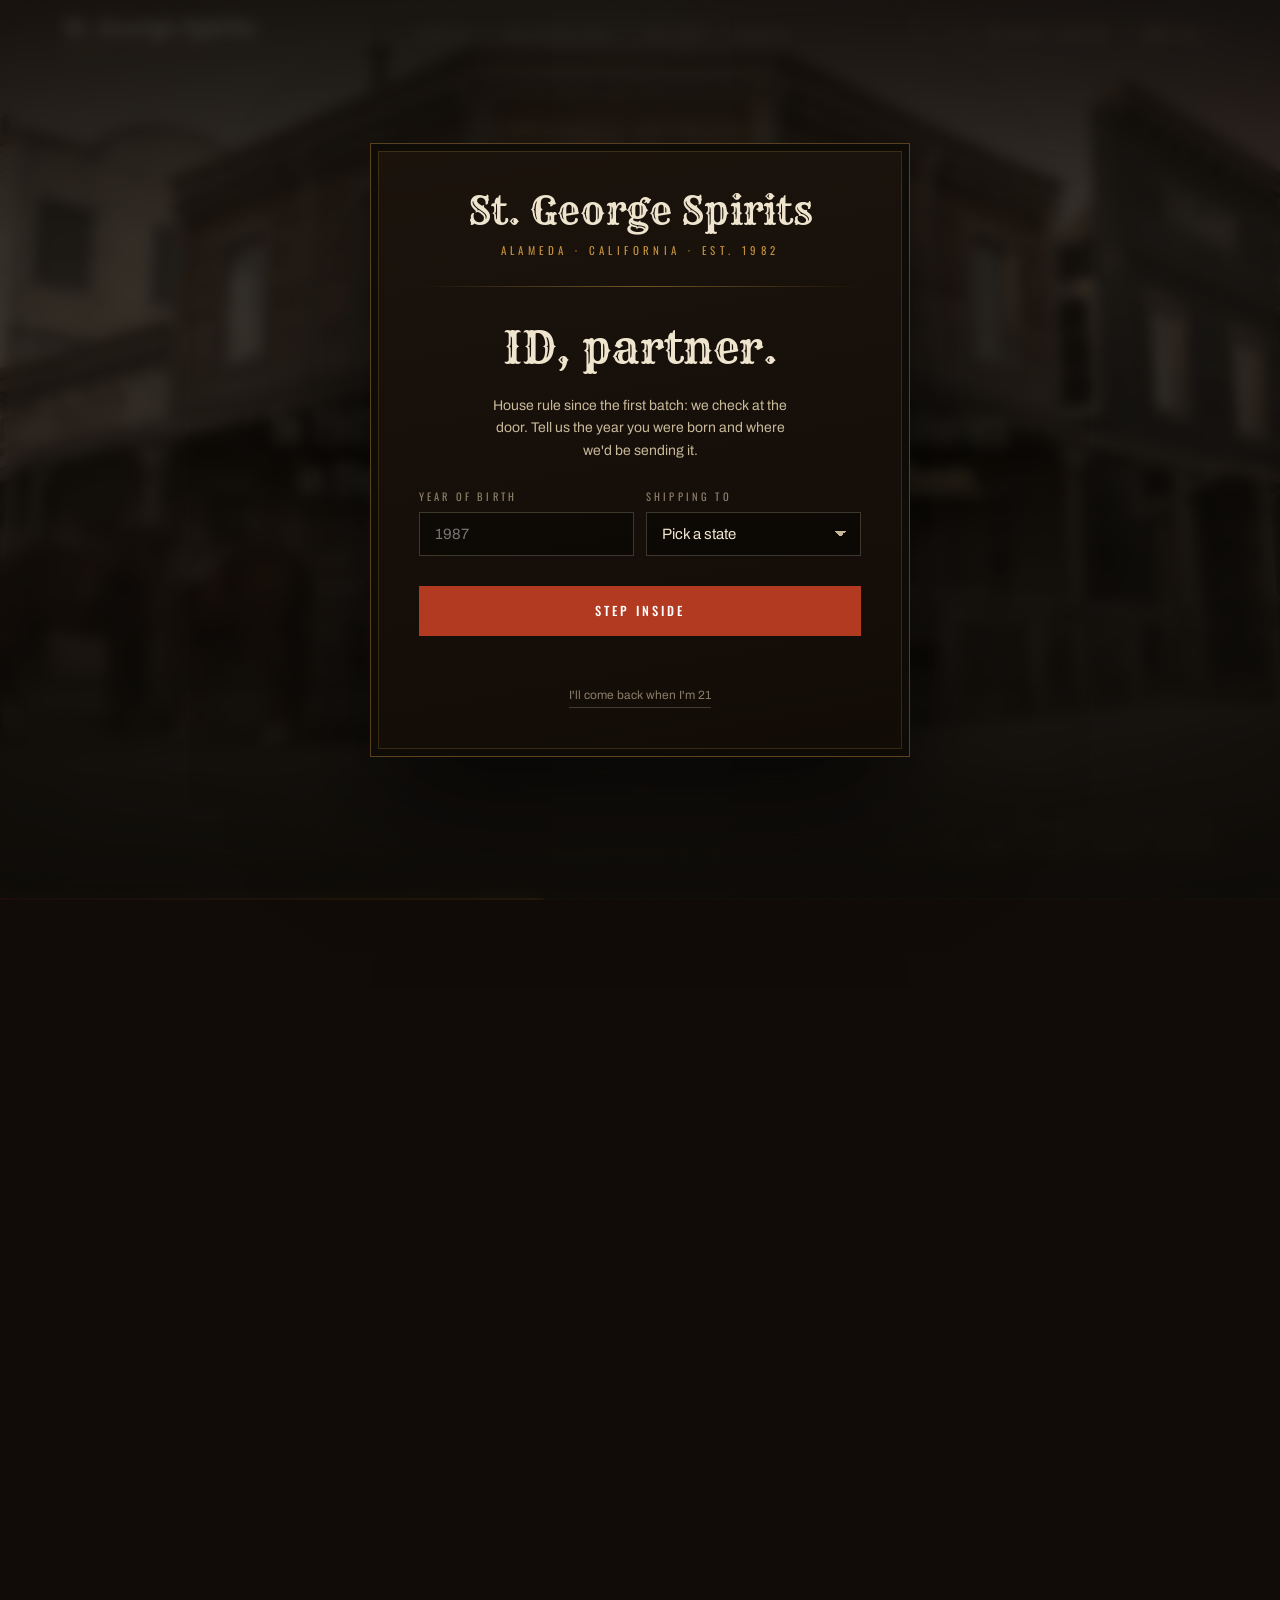
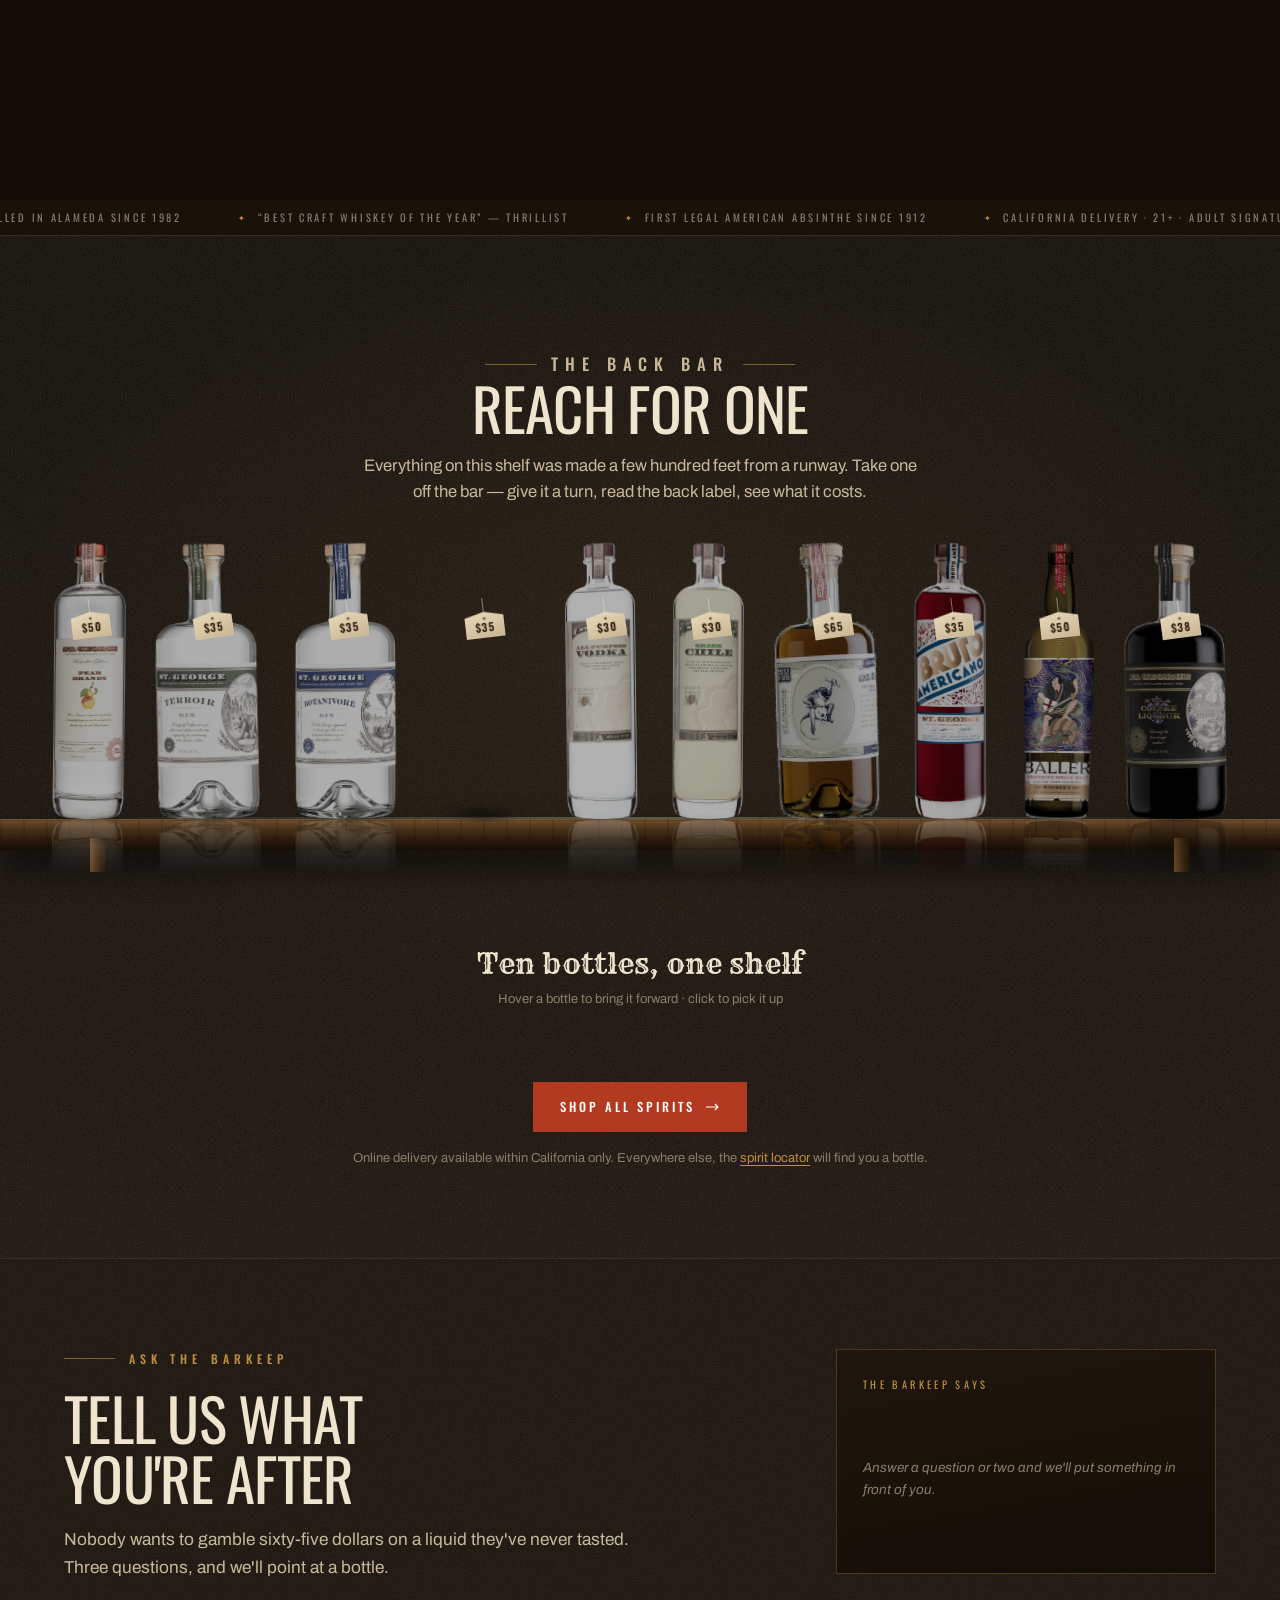
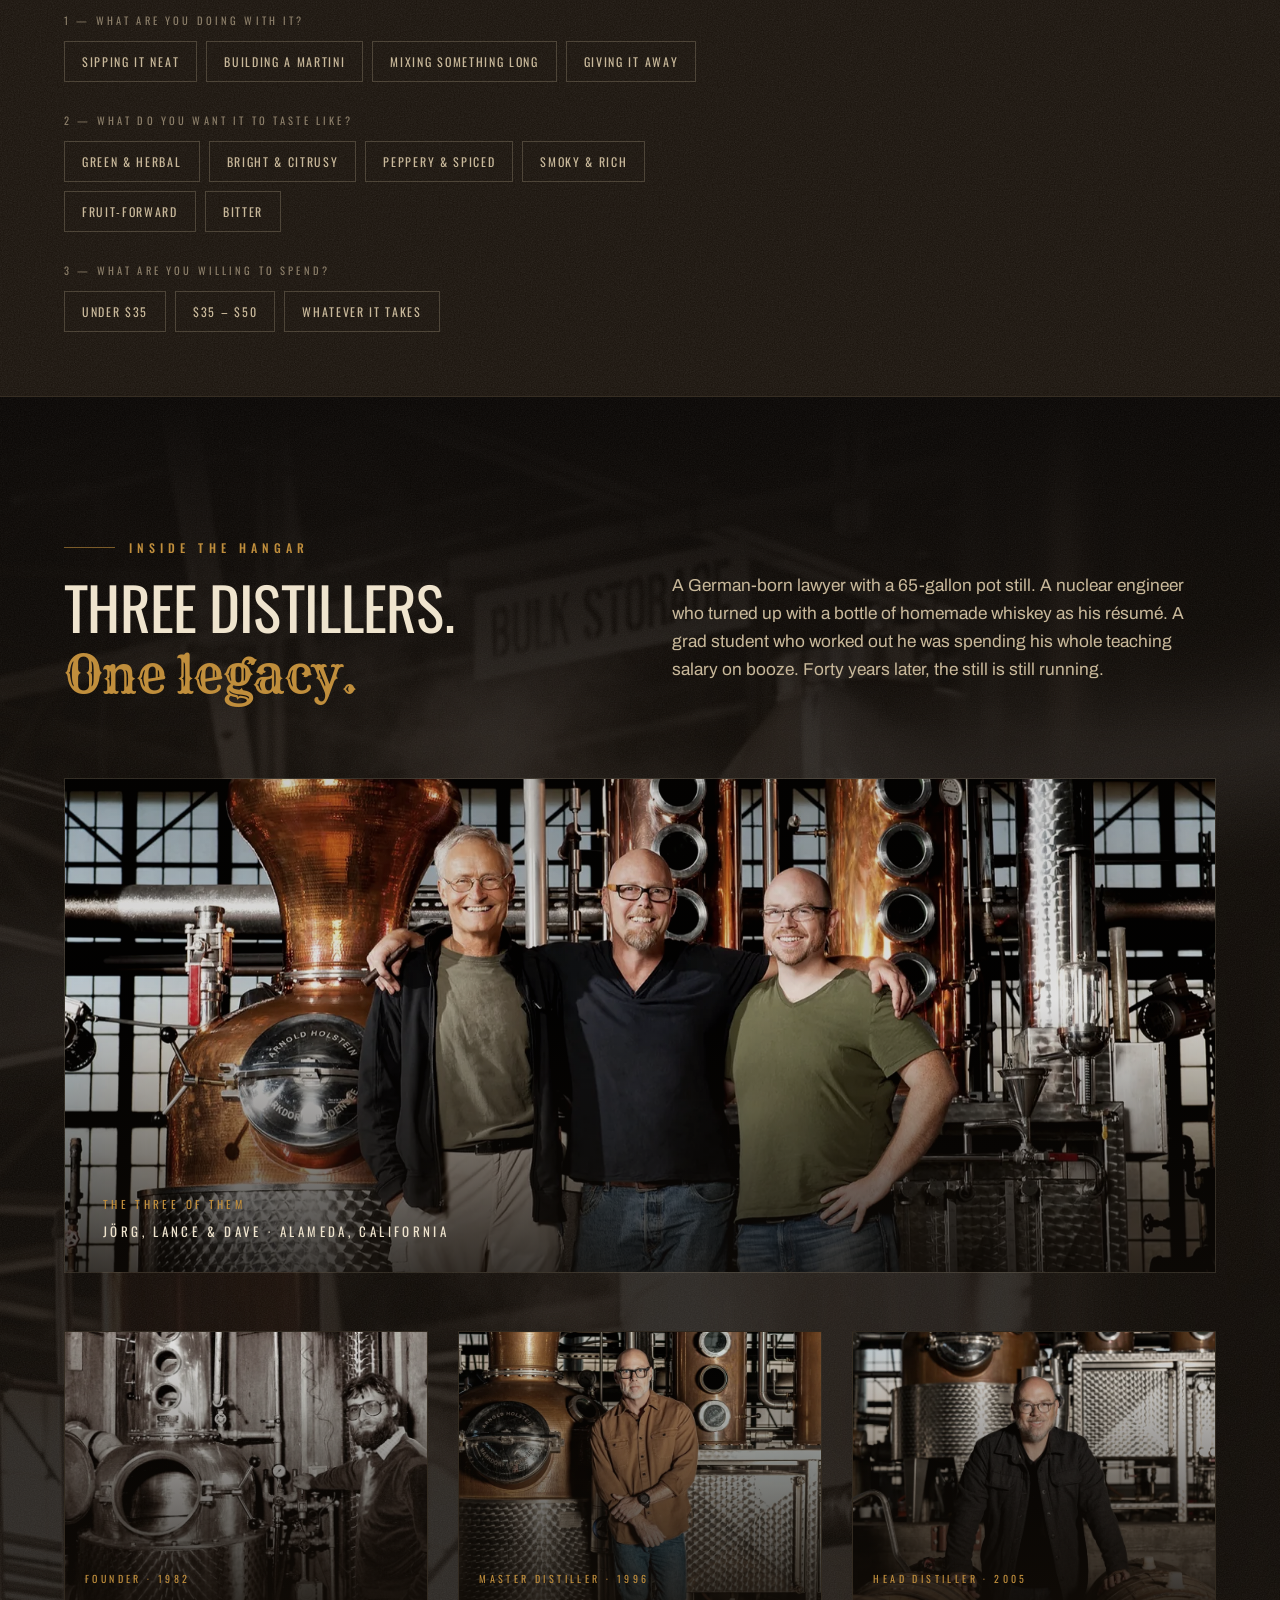
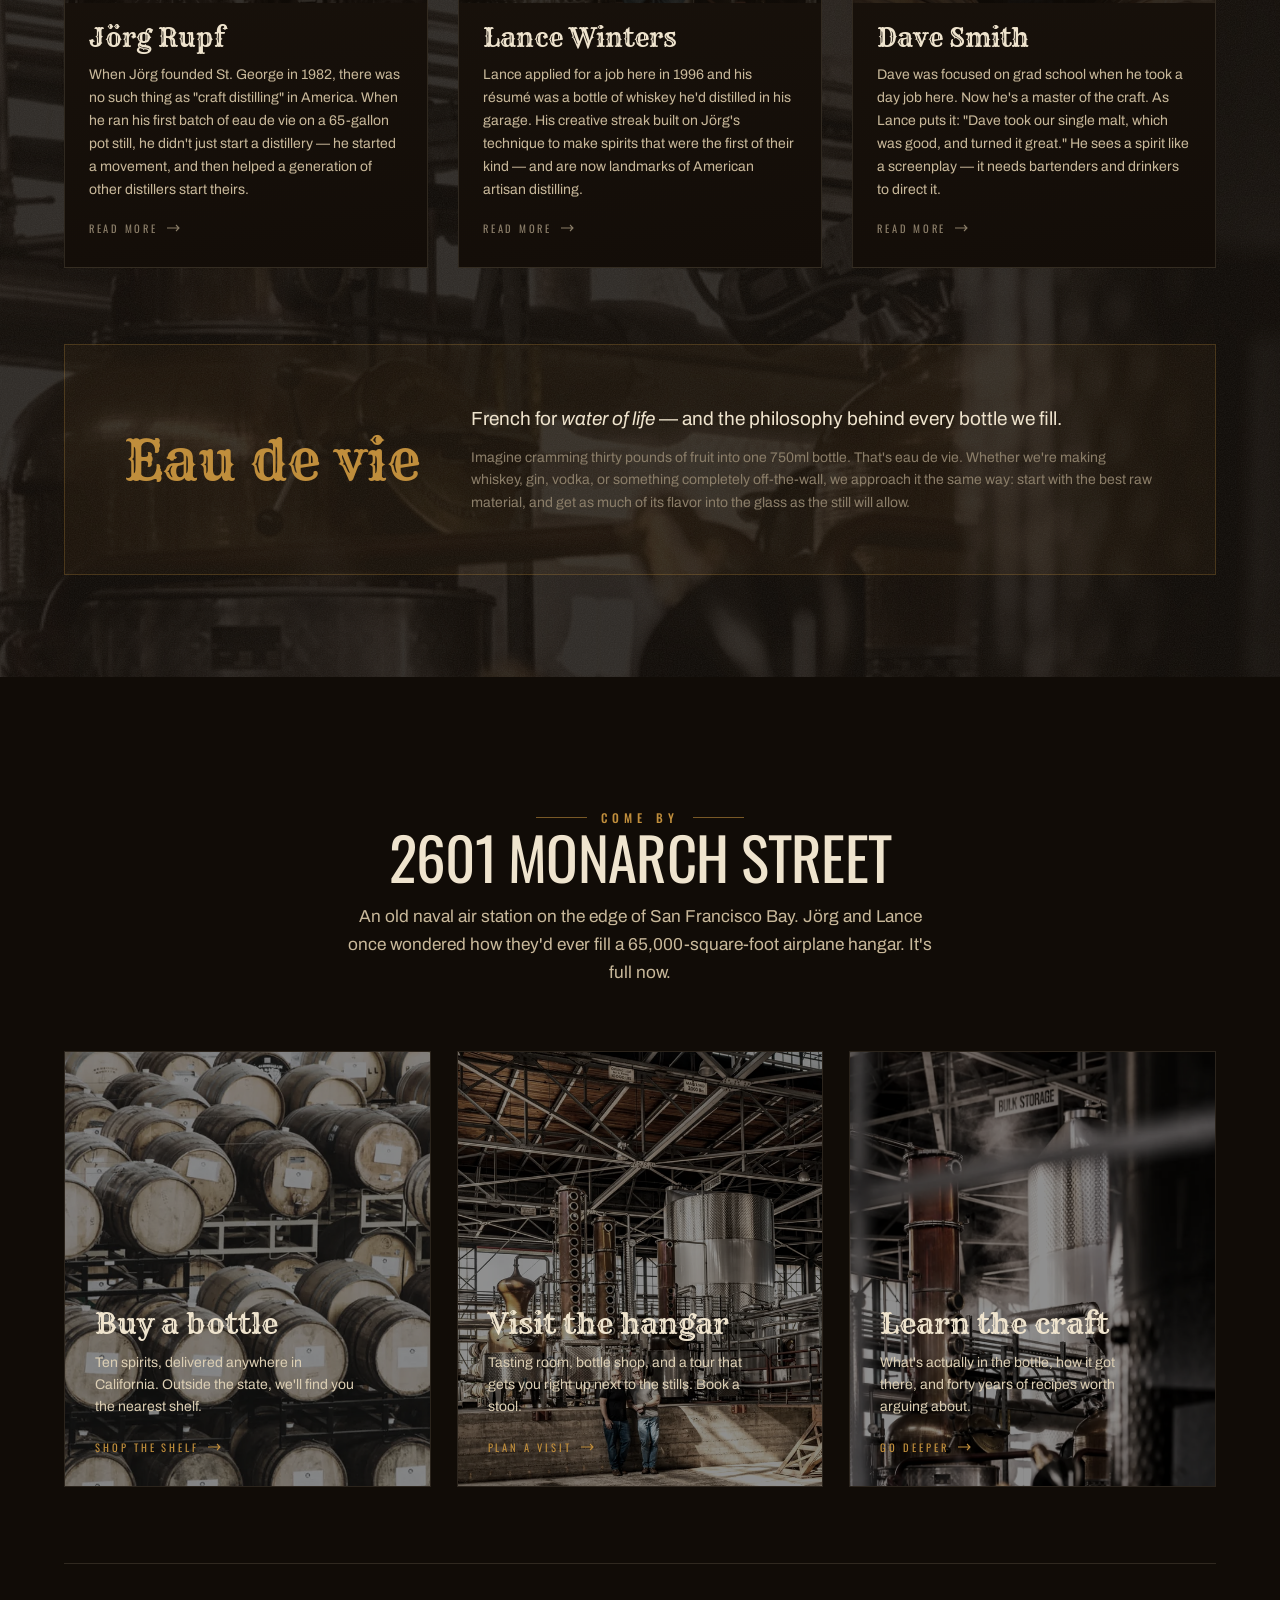
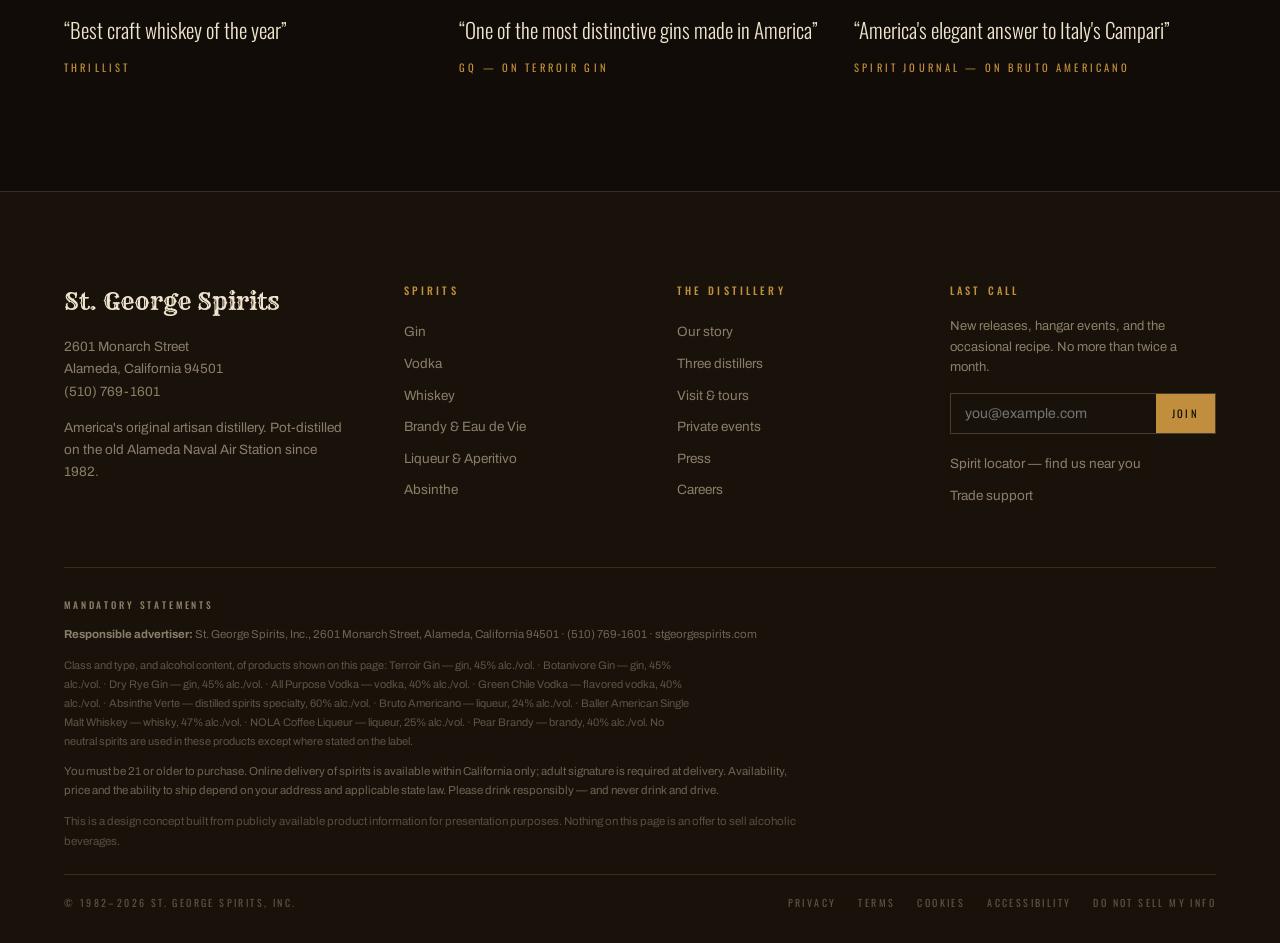
<file: index.html>
<!doctype html>
<html lang="en">
<head>
<meta charset="utf-8">
<meta name="viewport" content="width=device-width, initial-scale=1, viewport-fit=cover">
<title>St. George Spirits — America's Original Craft Distillery, Alameda California</title>
<meta name="description" content="America's original artisan distillery since 1982. Gin, vodka, whiskey, brandy and absinthe made in a decommissioned airplane hangar in Alameda, California.">

<!-- ============================================================
     SHARE CARD / IDENTITY
     SITE_ORIGIN is the one thing to change on deploy. Open Graph
     requires ABSOLUTE urls for og:image — relative paths are
     dropped by Slack, iMessage, LinkedIn and X alike.
     ============================================================ -->
<link rel="canonical" href="https://stgeorge-spirits-concept.vercel.app/">
<meta name="theme-color" content="#110C07">
<meta name="robots" content="noindex,nofollow">

<meta property="og:type" content="website">
<meta property="og:site_name" content="St. George Spirits">
<meta property="og:locale" content="en_US">
<meta property="og:url" content="https://stgeorge-spirits-concept.vercel.app/">
<meta property="og:title" content="St. George Spirits — America's Original Craft Distillery">
<meta property="og:description" content="In 1982 there were fewer than twenty distilleries in the whole country. We were one of them. Pot-distilled in a decommissioned airplane hangar in Alameda, California.">
<meta property="og:image" content="https://stgeorge-spirits-concept.vercel.app/assets/img/og-card.jpg">
<meta property="og:image:width" content="1200">
<meta property="og:image:height" content="630">
<meta property="og:image:alt" content="The back bar of a saloon, bottles lit from behind, with the St. George Spirits wordmark.">

<meta name="twitter:card" content="summary_large_image">
<meta name="twitter:title" content="St. George Spirits — America's Original Craft Distillery">
<meta name="twitter:description" content="In 1982 there were fewer than twenty distilleries in the whole country. We were one of them.">
<meta name="twitter:image" content="https://stgeorge-spirits-concept.vercel.app/assets/img/og-card.jpg">

<link rel="icon" href="assets/img/favicon.svg" type="image/svg+xml">
<link rel="apple-touch-icon" href="assets/img/apple-touch-icon.png">

<link rel="preconnect" href="https://fonts.googleapis.com">
<link rel="preconnect" href="https://fonts.gstatic.com" crossorigin>
<link href="https://fonts.googleapis.com/css2?family=Rye&family=Oswald:wght@300;400;500;600&family=Archivo:ital,wght@0,400;0,500;0,600;1,400&display=swap" rel="stylesheet">

<script type="application/ld+json">
{
  "@context": "https://schema.org",
  "@type": "Distillery",
  "@id": "https://stgeorge-spirits-concept.vercel.app/#org",
  "name": "St. George Spirits",
  "url": "https://stgeorge-spirits-concept.vercel.app/",
  "logo": "https://stgeorge-spirits-concept.vercel.app/assets/img/apple-touch-icon.png",
  "image": "https://stgeorge-spirits-concept.vercel.app/assets/img/og-card.jpg",
  "description": "America's original artisan distillery. Pot-distilled gin, vodka, whiskey, brandy and absinthe made in a decommissioned airplane hangar in Alameda, California since 1982.",
  "foundingDate": "1982",
  "telephone": "+1-510-769-1601",
  "address": {
    "@type": "PostalAddress",
    "streetAddress": "2601 Monarch Street",
    "addressLocality": "Alameda",
    "addressRegion": "CA",
    "postalCode": "94501",
    "addressCountry": "US"
  },
  "geo": {
    "@type": "GeoCoordinates",
    "latitude": 37.7731,
    "longitude": -122.2983
  },
  "founder": [
    {
      "@type": "Person",
      "name": "Jörg Rupf"
    }
  ],
  "employee": [
    {
      "@type": "Person",
      "name": "Lance Winters",
      "jobTitle": "Master Distiller"
    },
    {
      "@type": "Person",
      "name": "Dave Smith",
      "jobTitle": "Head Distiller"
    }
  ],
  "hasOfferCatalog": {
    "@type": "OfferCatalog",
    "name": "Spirits",
    "itemListElement": [
      {
        "@type": "Offer",
        "itemOffered": {
          "@type": "Product",
          "name": "Terroir Gin",
          "url": "https://stgeorge-spirits-concept.vercel.app/spirits/terroir-gin.html"
        },
        "price": "35",
        "priceCurrency": "USD"
      },
      {
        "@type": "Offer",
        "itemOffered": {
          "@type": "Product",
          "name": "Baller American Single Malt Whiskey",
          "url": "https://stgeorge-spirits-concept.vercel.app/spirits/baller-single-malt.html"
        },
        "price": "50",
        "priceCurrency": "USD"
      }
    ]
  }
}
</script>
<link rel="stylesheet" href="assets/css/base.css">
<style>
/* the bottle travels into the product page — see site.js */
@view-transition{ navigation: auto; }
::view-transition-old(root){ animation:vt-out .36s var(--ease) both; }
::view-transition-new(root){ animation:vt-in .46s var(--ease) both; }
@keyframes vt-out{ to{ opacity:0; } }
@keyframes vt-in{ from{ opacity:0; } }
@media (prefers-reduced-motion: reduce){
  ::view-transition-group(*), ::view-transition-old(*), ::view-transition-new(*){ animation:none !important; }
}
</style>
<style>
/* ============================================================
   AGE GATE — brand stays visible behind it (Westward pattern)
   ============================================================ */
#gate{
  position:fixed; inset:0; z-index:200; display:grid; place-items:center;
  padding:24px; background:rgba(11,8,5,.78); backdrop-filter:blur(7px) saturate(.8);
  transition:opacity .7s var(--ease), visibility .7s;
}
#gate[hidden]{ display:none; }
#gate.is-out{ opacity:0; visibility:hidden; }
#gate .poster{
  position:relative; width:min(540px,100%); padding:clamp(28px,4vw,48px);
  background:linear-gradient(170deg,#1b130c,#120c07);
  border:1px solid rgba(192,142,60,.4);
  box-shadow:0 50px 120px rgba(0,0,0,.72), inset 0 0 0 7px rgba(11,8,5,.9), inset 0 0 0 8px rgba(192,142,60,.22);
  text-align:center;
}
#gate .mark{ font-family:var(--f-wood); font-size:clamp(26px,3.6vw,38px); color:var(--paper); line-height:1; }
#gate .sub{ font-family:var(--f-cond); font-size:11px; letter-spacing:.4em; text-transform:uppercase; color:var(--brass); margin-top:12px; }
#gate .rule{ height:1px; background:linear-gradient(90deg,transparent,rgba(192,142,60,.55),transparent); margin:26px 0; }
#gate h2{ font-family:var(--f-wood); font-size:clamp(28px,4.4vw,44px); color:var(--paper); }
#gate p{ margin:12px auto 0; max-width:38ch; font-size:14px; color:var(--bone); }
.gate-fields{ display:grid; gap:12px; margin-top:26px; text-align:left; }
.gate-fields label{ font-family:var(--f-cond); font-size:10.5px; letter-spacing:.3em; text-transform:uppercase; color:var(--muted); display:block; margin-bottom:7px; }
.gate-fields input, .gate-fields select{
  width:100%; padding:13px 15px; font-family:var(--f-body); font-size:15px;
  color:var(--paper); background:rgba(0,0,0,.42); border:1px solid rgba(201,185,155,.26);
  border-radius:0; appearance:none;
}
.gate-fields input:focus, .gate-fields select:focus{ outline:2px solid var(--brass); outline-offset:1px; }
.gate-fields select{ background-image:linear-gradient(45deg,transparent 50%,var(--bone) 50%),linear-gradient(135deg,var(--bone) 50%,transparent 50%); background-position:calc(100% - 20px) 50%,calc(100% - 14px) 50%; background-size:6px 6px,6px 6px; background-repeat:no-repeat; }
.gate-row{ display:grid; grid-template-columns:1fr 1fr; gap:12px; }
#gate .btn{ width:100%; justify-content:center; margin-top:18px; }
#gate .turn{ display:inline-block; margin-top:18px; font-size:12px; color:var(--muted); border-bottom:1px solid rgba(139,126,105,.4); padding-bottom:2px; }
#gate .turn:hover{ color:var(--bone); }
#gate .err{ color:var(--rust); font-family:var(--f-cond); font-size:12px; letter-spacing:.14em; text-transform:uppercase; margin-top:14px; min-height:18px; }

/* ============================================================
   HERO — scroll-scrubbed full-bleed video
   ============================================================ */
.hero{ position:relative; height:200vh; background:var(--ink); }
.hero-stage{
  position:sticky; top:0; height:100svh; width:100%; overflow:hidden;
  background:var(--ink);
}
.hero-poster{
  position:absolute; inset:0; z-index:0; pointer-events:none;
  background:url('assets/img/hero-poster.webp') center 56%/cover no-repeat;
  transform-origin:51% 60%; will-change:transform;
}
.hero-stage video{
  position:absolute; inset:0; width:100%; height:100%; object-fit:cover;
  transform-origin:51% 60%; will-change:transform; opacity:0; z-index:1;
  transition:opacity .5s var(--ease); pointer-events:none; background:transparent;
}
.hero-stage.ready video{ opacity:1; }
.hero-grade{
  position:absolute; inset:0; pointer-events:none; z-index:2;
  background:
    linear-gradient(180deg, rgba(10,7,4,.72) 0%, rgba(10,7,4,.12) 26%, rgba(10,7,4,.05) 54%, rgba(10,7,4,.82) 100%),
    radial-gradient(130% 95% at 50% 52%, transparent 38%, rgba(10,7,4,.62) 100%);
}
/* the house lights going down on the bar before the hand-off */
.hero-door{
  position:absolute; inset:0; pointer-events:none; z-index:4; opacity:0;
  background:radial-gradient(62% 66% at 50% 56%, rgba(8,5,3,0) 0%, rgba(8,5,3,.42) 52%, rgba(8,5,3,.96) 100%);
}
.hero-plate{
  position:absolute; inset:0; z-index:5; display:grid; place-items:center;
  text-align:center; padding:0 var(--gut); pointer-events:none; will-change:transform,opacity,filter;
}
.hero-plate .inner{ max-width:1100px; }
.hero-plate .inner{ position:relative; }
.hero-plate .inner::before{
  content:""; position:absolute; left:50%; top:50%; transform:translate(-50%,-50%);
  width:170%; height:300%; z-index:-1; pointer-events:none;
  background:radial-gradient(50% 50% at 50% 50%, rgba(8,5,3,.76) 0%, rgba(8,5,3,.46) 46%, rgba(8,5,3,0) 76%);
}
#plate1 .mark{
  font-family:var(--f-wood); font-size:clamp(40px,9vw,142px); line-height:.92;
  color:var(--paper); text-shadow:0 10px 60px rgba(0,0,0,.8);
}
#plate1 .mark em{ font-style:normal; display:block; }
#plate1 .kicker{
  font-family:var(--f-cond); font-size:clamp(10px,1.2vw,13px); letter-spacing:.5em; font-weight:500;
  text-transform:uppercase; color:#E3BE78; margin-bottom:clamp(16px,2.4vw,30px);
  text-shadow:0 2px 16px rgba(0,0,0,.95), 0 0 30px rgba(0,0,0,.8);
}
#plate1 .under{
  margin-top:clamp(18px,2.6vw,34px); font-family:var(--f-cond); font-weight:300;
  font-size:clamp(12px,1.5vw,17px); letter-spacing:.3em; text-transform:uppercase; color:var(--bone);
}
.hero-plate .line{
  font-family:var(--f-cond); font-weight:300; font-size:clamp(21px,3.4vw,50px);
  line-height:1.18; letter-spacing:.006em; color:var(--paper);
  text-shadow:0 2px 12px rgba(0,0,0,.92), 0 8px 44px rgba(0,0,0,.8);
}
.hero-plate .line b{ font-weight:500; color:#E3BE78; }
#plate2{ opacity:0; }
.hero-hint{
  position:absolute; left:50%; bottom:clamp(26px,5vh,54px); transform:translateX(-50%);
  z-index:6; display:flex; flex-direction:column; align-items:center; gap:11px;
  font-family:var(--f-cond); font-size:10px; letter-spacing:.42em; text-transform:uppercase;
  color:rgba(239,228,206,.72); transition:opacity .5s var(--ease); pointer-events:none;
}
.hero-hint svg{ animation:bob 1.9s ease-in-out infinite; }
@keyframes bob{ 0%,100%{ transform:translateY(0); opacity:.45 } 50%{ transform:translateY(6px); opacity:1 } }
/* The last of the push-through: everything resolves to the page's own ink so
   the sticky stage releases into the ticker with no visible seam. */
.hero-out{
  position:absolute; inset:0; z-index:8; opacity:0; pointer-events:none;
  background:var(--ink);
}
.hero-rule{ position:absolute; left:0; right:0; bottom:0; height:2px; background:rgba(239,228,206,.1); z-index:7; }
.hero-rule i{ display:block; height:100%; background:linear-gradient(90deg,var(--rust-lo),var(--brass)); transform:scaleX(0); transform-origin:left; }
.hero-badge{
  position:absolute; right:var(--gut); bottom:clamp(26px,5vh,54px); z-index:6;
  font-family:var(--f-cond); font-size:9.5px; letter-spacing:.3em; text-transform:uppercase;
  color:rgba(239,228,206,.42); text-align:right; line-height:1.9; pointer-events:none;
}
@media (max-width:760px){ .hero-badge{ display:none; } .hero{ height:180vh; } }

/* ============================================================
   ABOUT — "inside"
   ============================================================ */
.about{ position:relative; background:var(--ink); padding:clamp(80px,11vw,150px) var(--gut) clamp(60px,8vw,110px); overflow:clip; }
.about::before{
  content:""; position:absolute; inset:0 0 auto; height:340px;
  background:linear-gradient(180deg, rgba(8,5,3,1), rgba(17,12,7,0));
  pointer-events:none; z-index:2;
}
.about-bg{
  position:absolute; inset:0; background:url('assets/img/stills.webp') center 30%/cover no-repeat;
  opacity:.12; filter:saturate(.5) contrast(1.1); z-index:0;
}
.about-in{ position:relative; z-index:4; max-width:1340px; margin:0 auto; }
.about-head{ display:grid; grid-template-columns:1fr 1fr; gap:clamp(28px,5vw,80px); align-items:end; margin-bottom:clamp(44px,6vw,80px); }
.about-head h2 em{ font-style:normal; font-family:var(--f-wood); text-transform:none; color:var(--brass); font-size:.86em; }
@media (max-width:900px){ .about-head{ grid-template-columns:1fr; align-items:start; } }

.founders{ position:relative; margin:clamp(34px,4.6vw,60px) 0 clamp(34px,4.6vw,58px); }
.founders figure{ margin:0; position:relative; overflow:hidden; border:1px solid rgba(201,185,155,.16); }
.founders img{ width:100%; aspect-ratio:21/9; object-fit:cover; object-position:center 32%; filter:saturate(.72) contrast(1.04); }
.founders figure::after{ content:""; position:absolute; inset:0; background:linear-gradient(180deg,rgba(14,10,6,.22),rgba(14,10,6,.12) 45%,rgba(14,10,6,.8)); pointer-events:none; }
.founders figcaption{ position:absolute; left:clamp(18px,3vw,38px); bottom:clamp(16px,2.6vw,30px); z-index:2;
  font-family:var(--f-cond); font-size:clamp(11px,1.15vw,13px); letter-spacing:.26em; text-transform:uppercase; color:var(--paper); }
.founders figcaption b{ display:block; font-weight:400; color:var(--brass); font-size:.86em; letter-spacing:.3em; margin-bottom:7px; }
@media (max-width:700px){ .founders img{ aspect-ratio:4/3; } }

.distillers{ display:grid; grid-template-columns:repeat(3,1fr); gap:clamp(18px,2.4vw,34px); }
@media (max-width:980px){ .distillers{ grid-template-columns:1fr; } }
.card{
  position:relative; background:linear-gradient(170deg,#1b140d,#130d08);
  border:1px solid rgba(201,185,155,.15); overflow:hidden;
  transition:border-color .5s var(--ease), transform .6s var(--ease);
}
.card:hover{ border-color:rgba(192,142,60,.48); transform:translateY(-5px); }
.card .shot{ position:relative; aspect-ratio:4/3; overflow:hidden; background:var(--ink-3); }
.card .shot img{ width:100%; height:100%; object-fit:cover; filter:saturate(.62) contrast(1.06); transition:transform 1.3s var(--ease), filter .7s; }
.card:hover .shot img{ transform:scale(1.06); filter:saturate(.9) contrast(1.02); }
.card .shot::after{ content:""; position:absolute; inset:0; background:linear-gradient(180deg,rgba(17,12,7,.1),rgba(17,12,7,.86)); }
.card .role{
  position:absolute; left:20px; bottom:16px; z-index:2;
  font-family:var(--f-cond); font-size:10px; letter-spacing:.34em; text-transform:uppercase; color:var(--brass);
}
.card .body{ padding:22px 24px 26px; }
.card h3{ font-family:var(--f-wood); font-size:clamp(20px,2vw,27px); line-height:1.08; margin-bottom:12px; }
.card p{ margin:0; font-size:14px; line-height:1.64; color:var(--bone); }
.card .more{ margin-top:18px; display:inline-flex; align-items:center; gap:9px; font-family:var(--f-cond); font-size:10.5px; letter-spacing:.26em; text-transform:uppercase; color:var(--muted); }
.card:hover .more{ color:var(--paper); }

.thread{
  margin-top:clamp(44px,6vw,80px); padding:clamp(32px,4.6vw,60px);
  border:1px solid rgba(192,142,60,.26); background:rgba(192,142,60,.05);
  display:grid; grid-template-columns:auto 1fr; gap:clamp(24px,4vw,56px); align-items:center;
}
@media (max-width:860px){ .thread{ grid-template-columns:1fr; } }
.thread .big{ font-family:var(--f-wood); font-size:clamp(30px,4.4vw,56px); line-height:1; color:var(--brass); white-space:nowrap; }
.thread p{ margin:0; font-size:clamp(15px,1.5vw,19px); line-height:1.6; color:var(--paper); }
.thread p span{ color:var(--muted); display:block; margin-top:12px; font-size:14px; line-height:1.62; }

/* ============================================================
   BACK BAR — interactive bottle shelf
   ============================================================ */
.backbar{ position:relative; background:linear-gradient(180deg,var(--ink) 0%, #140E08 35%, #1A120B 100%); padding:clamp(70px,9vw,120px) 0 clamp(50px,6vw,80px); overflow:clip; }
.backbar::before{
  content:""; position:absolute; inset:0; z-index:0; opacity:.5;
  background:radial-gradient(70% 55% at 50% 38%, rgba(192,142,60,.14), transparent 70%);
}
.bb-head{ position:relative; z-index:4; text-align:center; padding:0 var(--gut); margin-bottom:clamp(20px,3vw,40px); }
.bb-head h2{ margin-bottom:14px; }
.bb-head p{ margin:0 auto; max-width:56ch; color:var(--bone); font-size:clamp(14px,1.3vw,17px); }

.bar-stage{
  position:relative; z-index:4; width:100%; touch-action:pan-y; user-select:none;
  overflow-x:clip;
}
.bar-stage:focus{ outline:none; }

/* the shelf plank */
.plank{ position:absolute; left:0; right:0; z-index:5; pointer-events:none; }
.plank .top{
  position:absolute; left:0; right:0; top:0; height:100%;
  background:
    linear-gradient(180deg,#53391F 0%, #6B4927 14%, #4A331C 52%, #35230F 100%);
  box-shadow:0 1px 0 rgba(239,228,206,.14) inset, 0 18px 34px rgba(0,0,0,.6);
}
.plank .grainy{
  position:absolute; inset:0; opacity:.45; mix-blend-mode:overlay;
  background-image:repeating-linear-gradient(90deg, rgba(0,0,0,.26) 0 2px, transparent 2px 9px, rgba(255,255,255,.1) 9px 10px, transparent 10px 23px);
}
.plank .lip{ position:absolute; left:0; right:0; top:100%; height:12px; background:linear-gradient(180deg,#2E1C0C,#140C04); box-shadow:0 14px 30px rgba(0,0,0,.72); }
.plank .glow{ position:absolute; left:6%; right:6%; top:-2px; height:2px; background:linear-gradient(90deg,transparent,rgba(239,228,206,.3),transparent); }
.plank .brkt{ position:absolute; width:16px; background:linear-gradient(90deg,#6B4927,#3A2713 60%,#241708); top:100%; height:34px; }

/* each bottle */
.bot{
  position:absolute; left:0; z-index:10; display:block; padding:0;
  cursor:pointer; background:none; outline:none;
}
.bot:focus-visible{ outline:2px solid var(--brass); outline-offset:8px; }
.bot-sway{ position:absolute; inset:0; transform-origin:50% 100%; }
.bot-turn{ position:absolute; inset:0; transform-origin:50% 92%; }
.bot-turn img{ position:absolute; inset:0; width:100%; height:100%; object-fit:contain; object-position:bottom center; -webkit-user-drag:none; }
.bot-shadow{
  position:absolute; left:50%; bottom:-4px; height:18px; border-radius:50%;
  background:radial-gradient(50% 50% at 50% 50%, rgba(0,0,0,.8), transparent 72%);
  transform:translateX(-50%); pointer-events:none; filter:blur(4px); z-index:0;
}
.bot-refl{
  position:absolute; left:0; right:0; top:100%; height:26%; pointer-events:none; z-index:0;
  overflow:hidden; opacity:.26;
  -webkit-mask-image:linear-gradient(180deg,rgba(0,0,0,.85),transparent 78%);
  mask-image:linear-gradient(180deg,rgba(0,0,0,.85),transparent 78%);
}
.bot-refl img{ position:absolute; left:0; bottom:100%; width:100%; height:385%;
  object-fit:contain; object-position:bottom center; transform:scaleY(-1); transform-origin:50% 100%; }
/* hanging brass price tag */
.bot-tag{
  position:absolute; z-index:3; transform-origin:50% 0; pointer-events:none;
  display:flex; flex-direction:column; align-items:center;
}
.bot-tag .str{ width:1px; height:14px; background:rgba(239,228,206,.46); }
.bot-tag .chip{
  position:relative; padding:6px 10px 5px; background:linear-gradient(165deg,#E7D9B9,#C9B693);
  color:#2A1A0B; font-family:var(--f-cond); font-size:11px; font-weight:600; letter-spacing:.07em;
  line-height:1; white-space:nowrap; box-shadow:0 4px 10px rgba(0,0,0,.52);
  clip-path:polygon(0 18%, 50% 0, 100% 18%, 100% 100%, 0 100%);
  padding-top:10px;
}
.bot-tag .chip::after{ content:""; position:absolute; left:50%; top:5px; width:3px; height:3px; margin-left:-1.5px; border-radius:50%; background:rgba(42,26,11,.55); }
.bot-open{
  position:absolute; left:50%; transform:translateX(-50%); white-space:nowrap;
  font-family:var(--f-cond); font-size:9.5px; letter-spacing:.3em; text-transform:uppercase;
  color:var(--ink); background:var(--brass); padding:5px 11px 4px; opacity:0;
  transition:opacity .3s var(--ease); pointer-events:none;
}
.bot[data-front] .bot-open{ opacity:1; }

.bb-caption{ position:relative; z-index:4; text-align:center; padding:0 var(--gut); margin-top:clamp(26px,3.6vw,46px); min-height:92px; }
.bb-caption .nm{ font-family:var(--f-wood); font-size:clamp(19px,2.3vw,30px); line-height:1.1; transition:opacity .3s; }
.bb-caption .meta{ margin-top:10px; font-family:var(--f-cond); font-size:12px; letter-spacing:.24em; text-transform:uppercase; color:var(--brass); }
.bb-caption .hintline{ margin-top:8px; font-size:13px; color:var(--muted); }
.bb-dots{ display:flex; justify-content:center; gap:7px; margin-top:22px; position:relative; z-index:4; }
.bb-dots[hidden]{ display:none; }
.bb-dots button{ width:6px; height:6px; border-radius:99px; background:rgba(201,185,155,.26); transition:width .35s var(--ease), background .35s; }
.bb-dots button[aria-current="true"]{ width:24px; background:var(--brass); }
.bb-foot{ position:relative; z-index:4; text-align:center; margin-top:clamp(26px,3.4vw,42px); padding:0 var(--gut); }
.bb-foot .small{ margin-top:16px; }

/* --- detail overlay --- */
.detail{
  position:fixed; inset:0; z-index:150; display:grid; place-items:center;
  padding:clamp(18px,3vw,44px); overflow-y:auto;
}
.detail .scrim{ position:absolute; inset:0; background:rgba(9,6,3,.93); backdrop-filter:blur(18px); opacity:0; transition:opacity .4s var(--ease); }
.detail.in .scrim{ opacity:1; }
.detail .close{
  position:absolute; top:clamp(14px,2vw,26px); right:clamp(14px,2vw,26px); z-index:4;
  display:inline-flex; align-items:center; gap:9px; padding:10px 16px;
  font-family:var(--f-cond); font-size:11px; letter-spacing:.26em; text-transform:uppercase;
  color:var(--muted); border:1px solid rgba(201,185,155,.22); opacity:0; outline:none;
  transition:opacity .4s var(--ease) .1s, color .3s, border-color .3s;
}
.detail .close:focus-visible{ outline:2px solid var(--brass); outline-offset:3px; }
.detail.in .close{ opacity:1; }
.detail .close:hover{ color:var(--paper); border-color:var(--paper); }
.detail .wrap{
  position:relative; z-index:3; display:grid; grid-template-columns:auto minmax(0,1fr);
  gap:clamp(22px,5vw,72px); align-items:center; width:100%; max-width:1020px;
}
.detail .figure{ position:relative; height:min(62svh,560px); aspect-ratio:var(--ar,.3); perspective:1300px; cursor:grab; }
.detail .figure:active{ cursor:grabbing; }
.detail .spin{ position:absolute; inset:0; transform-style:preserve-3d; }
.detail .face{ position:absolute; inset:0; backface-visibility:hidden; }
.detail .face img{ width:100%; height:100%; object-fit:contain; }
.detail .face.notes{ transform:rotateY(180deg); display:grid; }
.notecard{
  align-self:center; justify-self:center; background:linear-gradient(168deg,#EFE4CE,#D9C9A8); color:#241A11;
  padding:18px 17px; box-shadow:0 30px 60px rgba(0,0,0,.6);
  border:1px solid rgba(42,26,11,.25); width:max(100%, 225px);
  display:flex; flex-direction:column; justify-content:center; gap:10px;
}
.notecard h4{ margin:0; font-family:var(--f-wood); font-size:clamp(13px,1.5vw,17px); line-height:1.1; }
.notecard .ln{ height:1px; background:rgba(42,26,11,.3); }
.notecard p{ margin:0; font-size:clamp(10.5px,1.1vw,13px); line-height:1.52; color:#3B2B18; }
.notecard .sm{ font-family:var(--f-cond); font-size:9px; letter-spacing:.24em; text-transform:uppercase; color:#7E6244; }
.detail .info .idx{ font-family:var(--f-cond); font-size:11px; letter-spacing:.28em; text-transform:uppercase; color:var(--muted); }
.detail .info h3{ font-family:var(--f-wood); font-size:clamp(25px,4vw,48px); line-height:1.02; margin:14px 0 0; }
.detail .info .pricerow{ display:flex; align-items:baseline; gap:16px; flex-wrap:wrap; margin-top:18px; }
.detail .info .pr{ font-family:var(--f-cond); font-size:clamp(24px,3vw,36px); font-weight:500; color:var(--brass); line-height:1; }
.detail .info .chip{ font-family:var(--f-cond); font-size:11px; letter-spacing:.2em; text-transform:uppercase; border:1px solid rgba(201,185,155,.3); padding:6px 11px; color:var(--bone); }
.detail .info > p{ margin:20px 0 0; font-size:clamp(14px,1.25vw,16px); line-height:1.62; color:var(--bone); max-width:50ch; }
.detail .facebtns{ display:inline-flex; margin-top:24px; border:1px solid rgba(201,185,155,.28); }
.detail .facebtns button{ padding:10px 18px; font-family:var(--f-cond); font-size:11px; letter-spacing:.22em; text-transform:uppercase; color:var(--muted); transition:all .3s var(--ease); }
.detail .facebtns button[aria-pressed="true"]{ background:var(--brass); color:var(--ink); }
.detail .acts{ display:flex; gap:12px; margin-top:24px; flex-wrap:wrap; }
.detail .info{ opacity:0; transform:translateY(10px); transition:opacity .5s var(--ease) .15s, transform .5s var(--ease) .15s; }
.detail.in .info{ opacity:1; transform:none; }
@media (max-width:760px){
  .detail .wrap{ grid-template-columns:1fr; justify-items:center; text-align:center; }
  .detail .figure{ height:min(40svh,330px); }
  .detail .info > p{ max-width:none; }
  .detail .acts, .detail .pricerow{ justify-content:center; }
}

/* ============================================================
   BARKEEP — guided selling
   ============================================================ */
.barkeep{ position:relative; background:var(--ink-2); border-top:var(--hair); border-bottom:var(--hair); padding:clamp(60px,7vw,96px) var(--gut) clamp(48px,5vw,72px); overflow:clip; }
.bk-in{ position:relative; z-index:4; max-width:1340px; margin:0 auto; display:grid; grid-template-columns:minmax(0,1fr) minmax(300px,380px); gap:clamp(30px,5vw,80px); align-items:start; }
@media (max-width:980px){ .bk-in{ grid-template-columns:1fr; } }
.q{ margin-top:30px; }
.q > span{ font-family:var(--f-cond); font-size:10.5px; letter-spacing:.3em; text-transform:uppercase; color:var(--muted); display:block; margin-bottom:12px; }
.chips{ display:flex; flex-wrap:wrap; gap:9px; }
.chips button{
  padding:10px 17px; font-family:var(--f-cond); font-size:12px; letter-spacing:.14em; text-transform:uppercase;
  border:1px solid rgba(201,185,155,.26); color:var(--bone); transition:all .3s var(--ease);
}
.chips button:hover{ border-color:var(--bone); color:var(--paper); }
.chips button[aria-pressed="true"]{ background:var(--rust); border-color:var(--rust); color:#fff; }
.verdict{
  background:linear-gradient(170deg,#1f170e,#140e08); border:1px solid rgba(192,142,60,.3);
  padding:26px 26px 28px; position:sticky; top:110px;
}
.verdict .vh{ font-family:var(--f-cond); font-size:10.5px; letter-spacing:.32em; text-transform:uppercase; color:var(--brass); }
.verdict .vb{ display:flex; gap:18px; align-items:center; margin-top:20px; min-height:132px; }
.verdict .vb img{ width:62px; height:132px; object-fit:contain; object-position:bottom center; flex:none; }
.verdict h4{ margin:0; font-family:var(--f-wood); font-size:19px; line-height:1.1; }
.verdict .vp{ font-family:var(--f-cond); font-size:15px; color:var(--brass); margin-top:8px; letter-spacing:.08em; }
.verdict .vd{ font-size:13px; color:var(--bone); line-height:1.55; margin-top:9px; }
.verdict .empty{ font-size:13.5px; color:var(--muted); font-style:italic; line-height:1.6; }
.verdict .btn{ width:100%; justify-content:center; margin-top:20px; }

/* ============================================================
   VISIT — three pillars
   ============================================================ */
.pillars{ background:var(--ink); padding:clamp(70px,9vw,124px) var(--gut); }
.pillars-in{ max-width:1340px; margin:0 auto; }
.ptop{ text-align:center; margin-bottom:clamp(40px,5vw,68px); }
.ptop p{ margin:16px auto 0; }
.pgrid{ display:grid; grid-template-columns:repeat(3,1fr); gap:clamp(16px,2vw,28px); }
@media (max-width:900px){ .pgrid{ grid-template-columns:1fr; } }
.pill{ position:relative; min-height:clamp(320px,34vw,440px); overflow:hidden; display:flex; flex-direction:column; justify-content:flex-end; padding:30px; border:1px solid rgba(201,185,155,.14); }
.pill img{ position:absolute; inset:0; width:100%; height:100%; object-fit:cover; filter:saturate(.45) contrast(1.06) brightness(.56); transition:transform 1.4s var(--ease), filter .7s; }
.pill::after{ content:""; position:absolute; inset:0; background:linear-gradient(180deg,rgba(14,10,6,.24) 0%, rgba(14,10,6,.46) 30%, rgba(14,10,6,.86) 58%, rgba(14,10,6,.97) 100%); }
.pill:hover img{ transform:scale(1.07); filter:saturate(.75) contrast(1.02) brightness(.66); }
.pill > *{ position:relative; z-index:2; }
.pill h3{ font-family:var(--f-wood); font-size:clamp(22px,2.3vw,31px); line-height:1.05; margin-bottom:12px; }
.pill p{ margin:0 0 20px; font-size:14px; color:#DCCFB4; line-height:1.6; max-width:34ch; }
.pill .go{ font-family:var(--f-cond); font-size:10.5px; letter-spacing:.28em; text-transform:uppercase; color:var(--brass); display:inline-flex; gap:9px; align-items:center; }

.praise{ margin-top:clamp(48px,6vw,86px); display:grid; grid-template-columns:repeat(3,1fr); gap:clamp(16px,2.6vw,42px); padding-top:clamp(34px,4vw,54px); border-top:var(--hair); }
@media (max-width:860px){ .praise{ grid-template-columns:1fr; gap:26px; } }
.praise blockquote{ margin:0; }
.praise q{ font-family:var(--f-cond); font-weight:300; font-size:clamp(16px,1.7vw,21px); line-height:1.35; color:var(--paper); quotes:"“" "”"; }
.praise cite{ display:block; margin-top:13px; font-family:var(--f-cond); font-size:10.5px; letter-spacing:.3em; text-transform:uppercase; color:var(--brass); font-style:normal; }


/* ============================================================
   MOBILE HERO — the room, not the walk-in
   ============================================================ */
.hero-still{ display:none; }

/* Scoped to the class JS stamps at load, NOT to a width. The JS mode is
   fixed for the session, so a width-based rule would un-hide the <video> on
   rotation to landscape — and on this path that element has no sources.

   The still is a BAND, not a background. Full-bleed in a portrait stage,
   `cover` showed only ~40% of the frame's width and cut the group in half;
   the bottles and the three men span 625 of the frame's 1280px and simply
   cannot coexist in a 375-wide crop of a 698-tall box. So the image keeps
   its own aspect at full width — nothing is cropped, the group stays
   centred — and the wordmark sits beneath it on the ink. */
html.is-small .hero{ height:auto; }
html.is-small .hero-stage{
  position:relative; height:auto; min-height:0; display:block;
  padding-bottom:clamp(34px,8vw,58px);
}
html.is-small #hv,
html.is-small .hero-door,
html.is-small .hero-hint,
html.is-small .hero-out,
html.is-small .hero-rule,
html.is-small .hero-poster,
html.is-small .hero-grade,
html.is-small .hero-badge,
html.is-small #plate2{ display:none !important; }

html.is-small .hero-still{
  display:block; position:static;
  width:100%; height:auto; aspect-ratio:900/673; object-fit:cover;
  /* melt the photo into the ink rather than ending on a hard edge */
  -webkit-mask-image:linear-gradient(180deg,#000 74%,rgba(0,0,0,0) 100%);
          mask-image:linear-gradient(180deg,#000 74%,rgba(0,0,0,0) 100%);
}

/* The header floats over the band. Without this the brand sits on top of a
   lit lantern and stops being readable. */
html.is-small .hero-stage::before{
  content:""; position:absolute; top:0; left:0; right:0; height:120px;
  background:linear-gradient(180deg, rgba(17,12,7,.92) 0%, rgba(17,12,7,.55) 45%, rgba(17,12,7,0) 100%);
  z-index:2; pointer-events:none;
}

html.is-small #plate1{
  opacity:1 !important; transform:none !important;
  position:static; display:block;
  padding:clamp(18px,4vw,26px) var(--gut) 0; margin-top:-9%;
}
html.is-small #plate1 .inner{ transform:none !important; text-align:left; }
html.is-small #plate1 .mark{ font-size:clamp(40px,13.2vw,64px); }

/* ---- back bar: tap grid for small screens ---------------------- */
.bb-grid{ display:none; }
@media (max-width:760px){
  .bb-grid{
    display:grid; grid-template-columns:1fr 1fr; gap:10px;
    padding:0 var(--gut); margin-top:6px;
  }
  .bb-card{
    display:flex; flex-direction:column; align-items:center; text-align:center;
    gap:3px; padding:20px 12px 18px; background:var(--ink-3);
    border:1px solid rgba(201,185,155,.14);
    transition:border-color .25s var(--ease), background .25s var(--ease);
  }
  .bb-card:active{ background:var(--ink-4); border-color:rgba(201,185,155,.34); }
  .bb-card .shot{ height:150px; display:flex; align-items:flex-end; justify-content:center; }
  .bb-card .shot img{
    height:100%; width:auto; max-width:100%; object-fit:contain;
    filter:drop-shadow(0 14px 18px rgba(0,0,0,.6));
  }
  .bb-card .nm{
    font-family:var(--f-wood); font-size:14.5px; line-height:1.15;
    color:var(--paper); margin-top:12px;
  }
  .bb-card .sr{
    font-family:var(--f-cond); font-size:9px; letter-spacing:.2em;
    text-transform:uppercase; color:var(--muted);
  }
  .bb-card .pr{
    font-family:var(--f-cond); font-size:14px; color:var(--brass);
    letter-spacing:.05em; margin-top:5px;
  }
}

/* ---- general mobile tightening --------------------------------- */
@media (max-width:760px){
  .ticker ul{ gap:28px; padding-left:var(--gut); padding-right:var(--gut); justify-content:flex-start; }
  .bb-head p, .bb-foot .small{ max-width:none; }
  /* the detail overlay is the main tap target on mobile — give it room */
  .detail .wrap{ padding-top:58px; }
  .detail .acts{ width:100%; }
  .detail .acts .btn{ flex:1 1 auto; justify-content:center; }
  /* stop the barkeep chips from crowding */
  .q{ margin-bottom:20px; }
}
</style>
</head>
<body>

<!-- ======================= AGE GATE ======================= -->
<div id="gate" hidden>
  <div class="poster" role="dialog" aria-modal="true" aria-labelledby="gate-h">
    <div class="mark">St. George Spirits</div>
    <div class="sub">Alameda · California · Est. 1982</div>
    <div class="rule"></div>
    <h2 id="gate-h">ID, partner.</h2>
    <p>House rule since the first batch: we check at the door. Tell us the year you were born and where we'd be sending it.</p>
    <form class="gate-fields" id="gate-form" novalidate>
      <div class="gate-row">
        <div>
          <label for="g-year">Year of birth</label>
          <input id="g-year" inputmode="numeric" maxlength="4" placeholder="1987" autocomplete="bday-year">
        </div>
        <div>
          <label for="g-state">Shipping to</label>
          <select id="g-state">
            <option value="">Pick a state</option>
            <optgroup label="We can ship here">
              <option value="CA">California</option>
            </optgroup>
            <optgroup label="Everywhere else &mdash; we&rsquo;ll find you a shelf">
              <option value="AL">Alabama</option>
              <option value="AK">Alaska</option>
              <option value="AZ">Arizona</option>
              <option value="AR">Arkansas</option>
              <option value="CO">Colorado</option>
              <option value="CT">Connecticut</option>
              <option value="DE">Delaware</option>
              <option value="DC">District of Columbia</option>
              <option value="FL">Florida</option>
              <option value="GA">Georgia</option>
              <option value="HI">Hawaii</option>
              <option value="ID">Idaho</option>
              <option value="IL">Illinois</option>
              <option value="IN">Indiana</option>
              <option value="IA">Iowa</option>
              <option value="KS">Kansas</option>
              <option value="KY">Kentucky</option>
              <option value="LA">Louisiana</option>
              <option value="ME">Maine</option>
              <option value="MD">Maryland</option>
              <option value="MA">Massachusetts</option>
              <option value="MI">Michigan</option>
              <option value="MN">Minnesota</option>
              <option value="MS">Mississippi</option>
              <option value="MO">Missouri</option>
              <option value="MT">Montana</option>
              <option value="NE">Nebraska</option>
              <option value="NV">Nevada</option>
              <option value="NH">New Hampshire</option>
              <option value="NJ">New Jersey</option>
              <option value="NM">New Mexico</option>
              <option value="NY">New York</option>
              <option value="NC">North Carolina</option>
              <option value="ND">North Dakota</option>
              <option value="OH">Ohio</option>
              <option value="OK">Oklahoma</option>
              <option value="OR">Oregon</option>
              <option value="PA">Pennsylvania</option>
              <option value="RI">Rhode Island</option>
              <option value="SC">South Carolina</option>
              <option value="SD">South Dakota</option>
              <option value="TN">Tennessee</option>
              <option value="TX">Texas</option>
              <option value="UT">Utah</option>
              <option value="VT">Vermont</option>
              <option value="VA">Virginia</option>
              <option value="WA">Washington</option>
              <option value="WV">West Virginia</option>
              <option value="WI">Wisconsin</option>
              <option value="WY">Wyoming</option>
              <option value="OTHER">Outside the U.S.</option>
            </optgroup>
          </select>
        </div>
      </div>
      <button type="submit" class="btn btn--solid">Step inside</button>
    </form>
    <div class="err" id="gate-err" role="alert"></div>
    <a class="turn" href="https://www.responsibility.org" rel="noopener">I'll come back when I'm 21</a>
  </div>
</div>

<!-- ======================= HEADER ======================= -->
<header class="site" id="hdr">
  <a class="brand" href="#top">
    <b>St. George Spirits</b>
    <span>Alameda, CA · Est. 1982</span>
  </a>

  <nav class="main" aria-label="Main">
    <div>
      <button type="button" aria-haspopup="true">Spirits</button>
      <div class="panel">
        <p>Gin that tastes like a forest, vodka that tastes like a pepper patch, and a whiskey that answers to nobody.</p>
        <a href="spirits/terroir-gin.html">Gin — four of them, no two alike</a>
        <a href="#backbar">Vodka — built for the cocktail, not the shelf</a>
        <a href="spirits/baller-single-malt.html">Whiskey — American single malt, Lot by Lot</a>
        <a href="#backbar">Brandy &amp; Eau de Vie — thirty pounds of fruit, one bottle</a>
        <a href="#backbar">Liqueur &amp; Aperitivo — bitter, sweet, and a little loud</a>
        <a href="#backbar">Absinthe — the first one legal in America since 1912</a>
      </div>
    </div>
    <div>
      <button type="button" aria-haspopup="true">The Distillery</button>
      <div class="panel">
        <p>Sixty-five thousand square feet of decommissioned airplane hangar, sitting on an old naval runway in Alameda.</p>
        <a href="#about">Our story — forty-plus years of it</a>
        <a href="#about">Three distillers, one legacy</a>
        <a href="#visit">Visit the tasting room</a>
        <a href="#visit">Private events in the hangar</a>
      </div>
    </div>
    <div>
      <button type="button" aria-haspopup="true">The Bar</button>
      <div class="panel">
        <p>Recipes worth the effort, and the house rules for drinking them.</p>
        <a href="#barkeep">Cocktail recipes</a>
        <a href="#visit">Events &amp; tastings</a>
        <a href="#visit">Press &amp; awards</a>
      </div>
    </div>
    <div>
      <button type="button" aria-haspopup="true">Find Us</button>
      <div class="panel">
        <p>We can only ship inside California. Everywhere else, we'll tell you who's got it on the shelf.</p>
        <a href="#backbar">Shop online — California delivery</a>
        <a href="#visit">Spirit locator — all 50 states</a>
        <a href="#visit">Trade support</a>
      </div>
    </div>
  </nav>

  <div class="hdr-right">
    <a class="locate" href="#visit">
      <svg width="12" height="14" viewBox="0 0 12 14" fill="none" aria-hidden="true"><path d="M6 1C3.8 1 2 2.8 2 5c0 3 4 8 4 8s4-5 4-8c0-2.2-1.8-4-4-4Z" stroke="currentColor" stroke-width="1.1"/><circle cx="6" cy="5" r="1.4" stroke="currentColor" stroke-width="1.1"/></svg>
      Spirit Locator
    </a>
    <button class="cart" type="button">Cart (0)</button>
    <button class="burger" type="button" aria-label="Menu"><i></i></button>
  </div>
</header>

<main id="top">

<!-- ======================= HERO ======================= -->
<section class="hero" id="hero">
  <div class="hero-stage" id="stage">
    <div class="hero-poster" aria-hidden="true"></div>
    <!-- Small screens get the room instead of the walk-in: the film's scroll
         choreography needs height and a pointer, and 1.6 MB of video is a poor
         trade on a phone. This is the same park frame the film settles on. -->
    <img class="hero-still" src="assets/img/hero-interior.webp" width="900" height="673"
         alt="The bar at St. George Spirits: ten bottles along the counter, Jörg, Lance and Dave over a hand of cards." decoding="async">
    <!-- data-park="<seconds>" freezes the film on that moment and holds it as
         the resting image; omit it to hold the final frame instead.
         4.92s lands on frame 117: the first frame fully clear of the batwing
         doors, and the slowest moment in the whole clip. Frame-to-frame motion
         measured across the sequence bottoms out at 8.26 here, against 11.06
         at the old 5.35s stop — and it is falling into this frame where it was
         rising into that one, so the shot is already settling as we halt it. -->
    <!-- The clip is trimmed to 5.2s. The film is hard-parked at 4.92s and the
         tail is never reached, so the 5.1s of card game that used to ship
         after it was ~51% of the file for frames nobody could ever see.
         HEVC first for Safari, H.264 for everyone else; a browser that
         understands neither codec string falls through to the poster. -->
    <video id="hv" poster="assets/img/hero-poster.webp"
           data-park="4.92"
           data-hevc="assets/video/hero-720.hevc.mp4"
           data-mp4="assets/video/hero-720.mp4"
           muted playsinline preload="none" disablepictureinpicture>
    </video>
    <div class="hero-grade"></div>
    <div class="grain" style="opacity:.3"></div>
    <div class="hero-door" id="door"></div>

    <div class="hero-plate" id="plate1">
      <div class="inner">
        <div class="kicker">America's original craft distillery</div>
        <div class="mark wood"><em>St. George</em><em>Spirits</em></div>
        <div class="under">Alameda, California &nbsp;·&nbsp; Since 1982</div>
      </div>
    </div>

    <div class="hero-plate" id="plate2">
      <div class="inner">
        <div class="line">In 1982 there were fewer than twenty distilleries<br>in the whole country. <b>We were one of them.</b></div>
      </div>
    </div>


    <div class="hero-hint" id="hint">
      <span>Scroll on in</span>
      <svg width="13" height="17" viewBox="0 0 13 17" aria-hidden="true"><path d="M6.5 1v15M1.6 11.2 6.5 16l4.9-4.8" stroke="currentColor" stroke-width="1.3" fill="none" stroke-linecap="round" stroke-linejoin="round"/></svg>
    </div>

    <div class="hero-badge">
      Pot-distilled · Alameda Point<br>
      Gin · Vodka · Whiskey · Brandy · Absinthe
    </div>



    <div class="hero-out" id="heroOut" aria-hidden="true"></div>
    <div class="hero-rule"><i id="hrule"></i></div>
  </div>
</section>

<div class="ticker">
  <ul>
    <li>Pot-distilled in Alameda since 1982</li>
    <li>“Best craft whiskey of the year” — Thrillist</li>
    <li>First legal American absinthe since 1912</li>
    <li>California delivery · 21+ · adult signature required</li>
  </ul>
</div>

<!-- ======================= BACK BAR ======================= -->
<section class="backbar" id="backbar">
  <div class="grain" style="opacity:.3"></div>
  <div class="bb-head rv">
    <p class="eyebrow ctr">The back bar</p>
    <h2 class="h2">Reach for one</h2>
    <p>Everything on this shelf was made a few hundred feet from a runway. Take one off the bar — give it a turn, read the back label, see what it costs.</p>
  </div>

  <div class="bar-stage" id="barstage" role="group" aria-roledescription="bottle shelf" aria-label="The back bar" tabindex="-1"></div>

  <div class="bb-dots" id="bbdots" hidden></div>

  <div class="bb-caption" id="bbcap">
    <div class="nm" id="bbnm">Ten bottles, one shelf</div>
    <div class="meta" id="bbmeta" hidden></div>
    <div class="hintline" id="bbhint">Hover a bottle to bring it forward · click to pick it up</div>
  </div>

  <div class="bb-foot rv">
    <a class="btn btn--solid" href="#">Shop all spirits <svg width="14" height="8" viewBox="0 0 14 8" fill="none" aria-hidden="true"><path d="M0 4h12M9 1l3 3-3 3" stroke="currentColor" stroke-width="1.2"/></svg></a>
    <p class="small">Online delivery available within California only. Everywhere else, the <a href="#visit" style="color:var(--brass);border-bottom:1px solid currentColor">spirit locator</a> will find you a bottle.</p>
  </div>
</section>

<!-- ======================= BARKEEP ======================= -->
<section class="barkeep" id="barkeep">
  <div class="grain" style="opacity:.25"></div>
  <div class="bk-in">
    <div class="rv">
      <p class="eyebrow">Ask the barkeep</p>
      <h2 class="h2">Tell us what<br>you're after</h2>
      <p class="lede" style="margin-top:18px">Nobody wants to gamble sixty-five dollars on a liquid they've never tasted. Three questions, and we'll point at a bottle.</p>

      <div class="q">
        <span>1 — What are you doing with it?</span>
        <div class="chips" data-group="use">
          <button type="button" data-v="sip">Sipping it neat</button>
          <button type="button" data-v="martini">Building a Martini</button>
          <button type="button" data-v="mix">Mixing something long</button>
          <button type="button" data-v="gift">Giving it away</button>
        </div>
      </div>

      <div class="q">
        <span>2 — What do you want it to taste like?</span>
        <div class="chips" data-group="flavor">
          <button type="button" data-v="green">Green &amp; herbal</button>
          <button type="button" data-v="citrus">Bright &amp; citrusy</button>
          <button type="button" data-v="spice">Peppery &amp; spiced</button>
          <button type="button" data-v="smoke">Smoky &amp; rich</button>
          <button type="button" data-v="fruit">Fruit-forward</button>
          <button type="button" data-v="bitter">Bitter</button>
        </div>
      </div>

      <div class="q">
        <span>3 — What are you willing to spend?</span>
        <div class="chips" data-group="price">
          <button type="button" data-v="low">Under $35</button>
          <button type="button" data-v="mid">$35 – $50</button>
          <button type="button" data-v="high">Whatever it takes</button>
        </div>
      </div>
    </div>

    <aside class="verdict rv" id="verdict">
      <div class="vh">The barkeep says</div>
      <div class="vb"><p class="empty" id="vempty">Answer a question or two and we'll put something in front of you.</p></div>
    </aside>
  </div>
</section>

<!-- ======================= ABOUT ======================= -->
<section class="about" id="about">
  <div class="about-bg"></div>
  <div class="grain"></div>
  <div class="about-in">
    <div class="about-head rv">
      <div>
        <p class="eyebrow">Inside the hangar</p>
        <h2 class="h2">Three distillers.<br><em>One legacy.</em></h2>
      </div>
      <p class="lede">A German-born lawyer with a 65-gallon pot still. A nuclear engineer who turned up with a bottle of homemade whiskey as his résumé. A grad student who worked out he was spending his whole teaching salary on booze. Forty years later, the still is still running.</p>
    </div>

    <div class="founders rv">
      <figure>
        <img src="assets/img/about-header.webp" alt="Jörg Rupf, Lance Winters and Dave Smith beside the copper pot still" loading="lazy">
        <figcaption><b>The three of them</b>Jörg, Lance &amp; Dave · Alameda, California</figcaption>
      </figure>
    </div>

    <div class="distillers">
      <article class="card rv">
        <div class="shot"><img src="assets/img/jorg.webp" alt="Jörg Rupf, founder of St. George Spirits" loading="lazy"><span class="role">Founder · 1982</span></div>
        <div class="body">
          <h3>Jörg Rupf</h3>
          <p>When Jörg founded St. George in 1982, there was no such thing as "craft distilling" in America. When he ran his first batch of eau de vie on a 65-gallon pot still, he didn't just start a distillery — he started a movement, and then helped a generation of other distillers start theirs.</p>
          <span class="more">Read more <svg width="14" height="8" viewBox="0 0 14 8" fill="none" aria-hidden="true"><path d="M0 4h12M9 1l3 3-3 3" stroke="currentColor" stroke-width="1.1"/></svg></span>
        </div>
      </article>

      <article class="card rv">
        <div class="shot"><img src="assets/img/lance.webp" alt="Lance Winters, master distiller" loading="lazy"><span class="role">Master Distiller · 1996</span></div>
        <div class="body">
          <h3>Lance Winters</h3>
          <p>Lance applied for a job here in 1996 and his résumé was a bottle of whiskey he'd distilled in his garage. His creative streak built on Jörg's technique to make spirits that were the first of their kind — and are now landmarks of American artisan distilling.</p>
          <span class="more">Read more <svg width="14" height="8" viewBox="0 0 14 8" fill="none" aria-hidden="true"><path d="M0 4h12M9 1l3 3-3 3" stroke="currentColor" stroke-width="1.1"/></svg></span>
        </div>
      </article>

      <article class="card rv">
        <div class="shot"><img src="assets/img/dave.webp" alt="Dave Smith, head distiller" loading="lazy"><span class="role">Head Distiller · 2005</span></div>
        <div class="body">
          <h3>Dave Smith</h3>
          <p>Dave was focused on grad school when he took a day job here. Now he's a master of the craft. As Lance puts it: "Dave took our single malt, which was good, and turned it great." He sees a spirit like a screenplay — it needs bartenders and drinkers to direct it.</p>
          <span class="more">Read more <svg width="14" height="8" viewBox="0 0 14 8" fill="none" aria-hidden="true"><path d="M0 4h12M9 1l3 3-3 3" stroke="currentColor" stroke-width="1.1"/></svg></span>
        </div>
      </article>
    </div>

    <div class="thread rv">
      <div class="big">Eau de vie</div>
      <p>French for <em>water of life</em> — and the philosophy behind every bottle we fill.
        <span>Imagine cramming thirty pounds of fruit into one 750ml bottle. That's eau de vie. Whether we're making whiskey, gin, vodka, or something completely off-the-wall, we approach it the same way: start with the best raw material, and get as much of its flavor into the glass as the still will allow.</span>
      </p>
    </div>
  </div>
</section>

<!-- ======================= VISIT ======================= -->
<section class="pillars" id="visit">
  <div class="pillars-in">
    <div class="ptop rv">
      <p class="eyebrow ctr">Come by</p>
      <h2 class="h2">2601 Monarch Street</h2>
      <p class="lede" style="text-align:center">An old naval air station on the edge of San Francisco Bay. Jörg and Lance once wondered how they'd ever fill a 65,000-square-foot airplane hangar. It's full now.</p>
    </div>

    <div class="pgrid">
      <a class="pill rv" href="#backbar">
        <img src="assets/img/barrels.webp" alt="Whiskey barrels at St. George Spirits" loading="lazy">
        <h3>Buy a bottle</h3>
        <p>Ten spirits, delivered anywhere in California. Outside the state, we'll find you the nearest shelf.</p>
        <span class="go">Shop the shelf <svg width="14" height="8" viewBox="0 0 14 8" fill="none" aria-hidden="true"><path d="M0 4h12M9 1l3 3-3 3" stroke="currentColor" stroke-width="1.1"/></svg></span>
      </a>
      <a class="pill rv" href="#visit">
        <img src="assets/img/stills-lance-dave.webp" alt="The stills inside the St. George hangar in Alameda" loading="lazy">
        <h3>Visit the hangar</h3>
        <p>Tasting room, bottle shop, and a tour that gets you right up next to the stills. Book a stool.</p>
        <span class="go">Plan a visit <svg width="14" height="8" viewBox="0 0 14 8" fill="none" aria-hidden="true"><path d="M0 4h12M9 1l3 3-3 3" stroke="currentColor" stroke-width="1.1"/></svg></span>
      </a>
      <a class="pill rv" href="#about">
        <img src="assets/img/stills.webp" alt="Copper pot stills at St. George Spirits" loading="lazy">
        <h3>Learn the craft</h3>
        <p>What's actually in the bottle, how it got there, and forty years of recipes worth arguing about.</p>
        <span class="go">Go deeper <svg width="14" height="8" viewBox="0 0 14 8" fill="none" aria-hidden="true"><path d="M0 4h12M9 1l3 3-3 3" stroke="currentColor" stroke-width="1.1"/></svg></span>
      </a>
    </div>

    <div class="praise rv">
      <blockquote><q>Best craft whiskey of the year</q><cite>Thrillist</cite></blockquote>
      <blockquote><q>One of the most distinctive gins made in America</q><cite>GQ — on Terroir Gin</cite></blockquote>
      <blockquote><q>America's elegant answer to Italy's Campari</q><cite>Spirit Journal — on Bruto Americano</cite></blockquote>
    </div>
  </div>
</section>

</main>

<!-- ======================= FOOTER ======================= -->
<footer class="site">
  <div class="f-in">
    <div class="f-top">
      <div class="f-brand">
        <b>St. George Spirits</b>
        <p>2601 Monarch Street<br>Alameda, California 94501<br>(510) 769-1601</p>
        <p style="margin-top:14px">America's original artisan distillery. Pot-distilled on the old Alameda Naval Air Station since 1982.</p>
      </div>
      <div>
        <h4>Spirits</h4>
        <a href="spirits/terroir-gin.html">Gin</a><a href="#backbar">Vodka</a><a href="spirits/baller-single-malt.html">Whiskey</a>
        <a href="#backbar">Brandy &amp; Eau de Vie</a><a href="#backbar">Liqueur &amp; Aperitivo</a><a href="#backbar">Absinthe</a>
      </div>
      <div>
        <h4>The Distillery</h4>
        <a href="#about">Our story</a><a href="#about">Three distillers</a><a href="#visit">Visit &amp; tours</a>
        <a href="#visit">Private events</a><a href="#visit">Press</a><a href="#visit">Careers</a>
      </div>
      <div>
        <h4>Last call</h4>
        <p class="small" style="margin:0 0 4px">New releases, hangar events, and the occasional recipe. No more than twice a month.</p>
        <form class="sub-form" onsubmit="event.preventDefault();this.reset();this.querySelector('button').textContent='Done';">
          <input type="email" placeholder="you@example.com" aria-label="Email address" required>
          <button type="submit">Join</button>
        </form>
        <a href="#visit" style="margin-top:14px">Spirit locator — find us near you</a>
        <a href="#visit">Trade support</a>
      </div>
    </div>

    <div class="legal">
      <h5>Mandatory statements</h5>
      <p><strong style="color:#8B7E69">Responsible advertiser:</strong> St. George Spirits, Inc., 2601 Monarch Street, Alameda, California 94501 · (510) 769-1601 · stgeorgespirits.com</p>
      <p class="cls">Class and type, and alcohol content, of products shown on this page: Terroir Gin — gin, 45% alc./vol. · Botanivore Gin — gin, 45% alc./vol. · Dry Rye Gin — gin, 45% alc./vol. · All Purpose Vodka — vodka, 40% alc./vol. · Green Chile Vodka — flavored vodka, 40% alc./vol. · Absinthe Verte — distilled spirits specialty, 60% alc./vol. · Bruto Americano — liqueur, 24% alc./vol. · Baller American Single Malt Whiskey — whisky, 47% alc./vol. · NOLA Coffee Liqueur — liqueur, 25% alc./vol. · Pear Brandy — brandy, 40% alc./vol. No neutral spirits are used in these products except where stated on the label.</p>
      <p>You must be 21 or older to purchase. Online delivery of spirits is available within California only; adult signature is required at delivery. Availability, price and the ability to ship depend on your address and applicable state law. Please drink responsibly — and never drink and drive.</p>
      <p style="color:#564E42">This is a design concept built from publicly available product information for presentation purposes. Nothing on this page is an offer to sell alcoholic beverages.</p>
    </div>

    <div class="f-bot">
      <span>© 1982–2026 St. George Spirits, Inc.</span>
      <div>
        <a href="#">Privacy</a><a href="#">Terms</a><a href="#">Cookies</a><a href="#">Accessibility</a><a href="#">Do not sell my info</a>
      </div>
    </div>
  </div>
</footer>

<script src="assets/js/site.js" defer></script>
<script>
/* ============================================================
   DATA — real products, real prices (Commerce7 catalogue),
   real copy from the distillery's own product pages.
   ============================================================ */
const BOTTLES = [
  { id:'pear', name:'Pear Brandy', series:'Brandy & Eau de Vie', price:50, abv:'40% ABV', size:'750 ml', img:'assets/bottles/pear-brandy.webp',
    blurb:'Our flagship spirit since 1982. A stunningly fruit-forward unsweetened spirit with all the complexity of a perfectly ripe pear.',
    notes:'The nose is astonishingly fruit-forward; the palate is dry but redolent of ripe Bartlett pears with subtle honey and a hint of spice. Further tasting reveals a buttery richness balanced by steely minerality.',
    serve:'Neat as a digestif, with tonic, or in a Pear Martini.',
    tags:{ use:['sip','gift'], flavor:['fruit'], price:'mid' } },

  { id:'terroir', page:'spirits/terroir-gin.html', name:'Terroir Gin', series:'Gin', price:35, abv:'45% ABV', size:'750 ml', img:'assets/bottles/terroir-gin.webp',
    blurb:'A profoundly lush and aromatic gin with a real sense of place — our ode to the wild beauty of the Golden State.',
    notes:'A forest in your glass: ultra-woodsy Douglas fir, California bay laurel, a hint of citrus. Sage and wok-roasted coriander suggest hillside thickets; angelica root and Saigon cinnamon evoke the earthy smell of the trail.',
    serve:'On the rocks, in a Martini, or in a Negroni riff we call the American Werewolf.',
    tags:{ use:['sip','martini'], flavor:['green'], price:'low' } },

  { id:'botanivore', name:'Botanivore Gin', series:'Gin', price:35, abv:'45% ABV', size:'750 ml', img:'assets/bottles/botanivore-gin.webp',
    blurb:'A symphony of nineteen botanicals working in concert. Think of a meadow in bloom: herbaceous, fresh, elegant.',
    notes:'Fresh and elegantly herbaceous, with bright citrus, subtle floral notes, earth and spice. Remarkable for its depth of flavor — perfectly balanced and deeply layered.',
    serve:'A simple Gin & Tonic, a Bee’s Knees, or a Southside.',
    tags:{ use:['mix','martini'], flavor:['green','citrus'], price:'low' } },

  { id:'dryrye', name:'Dry Rye Gin', series:'Gin', price:35, abv:'45% ABV', size:'750 ml', img:'assets/bottles/dry-rye-gin.webp',
    blurb:'A base of 100% pot-distilled rye makes this a gin for whiskey lovers — and a compelling pour for the adventurous gin drinker.',
    notes:'Structure, spice, a gloriously rich texture and a soft, lush finish. Where some gins lean astringent, Dry Rye’s texture is anything but — think rich and velvety.',
    serve:'Compelling neat, genre-busting in a Negroni or a very different Martini.',
    tags:{ use:['sip','martini'], flavor:['spice'], price:'low' } },

  { id:'apv', name:'All Purpose Vodka', series:'Vodka', price:30, abv:'40% ABV', size:'750 ml', img:'assets/bottles/all-purpose-vodka.webp',
    blurb:'The name says it all. The perfect building block for all your favorite vodka cocktails — approachable, supple, as versatile as you want it to be.',
    notes:'Fruity-floral hints and a velvety consistency. Lush enough to sip chilled with a twist, with the character to carry a cocktail.',
    serve:'A Dirty Martini, a White Russian, or an Espresso Martini with our NOLA.',
    tags:{ use:['mix','martini'], flavor:['citrus'], price:'low' } },

  { id:'chile', name:'Green Chile Vodka', series:'Vodka', price:30, abv:'40% ABV', size:'750 ml', img:'assets/bottles/green-chile-vodka.webp',
    blurb:'Vibrant vegetality, subtle sweetness and a light touch of heat — a celebration of the kaleidoscope of flavor in fresh sweet and hot peppers.',
    notes:'Remarkably fresh, with a juicy vegetal quality. The nose is rich and earthy; the palate soft and fruit-forward, supported by herbal cilantro and the tang of lime peel. Finishes with a light touch of heat.',
    serve:'Bloody Marys, a Moscow Mule with a kick, a split-base Margarita.',
    tags:{ use:['mix'], flavor:['green','spice'], price:'low' } },

  { id:'absinthe', name:'Absinthe Verte', series:'Absinthe', price:65, abv:'60% ABV', size:'750 ml', img:'assets/bottles/absinthe-verte.webp',
    blurb:'Real absinthe. No artificial ingredients, no gimmicks — the first legal American absinthe released after the U.S. ban was lifted in 2007.',
    notes:'A heady, herbaceous smack to the senses. Opens with spicy black licorice, then evolves into citrus and grass with a dose of sarsaparilla. Rich and viscous on the palate, even at 120 proof.',
    serve:'One large ice cube, then water — for the louche and the aroma.',
    tags:{ use:['sip','gift'], flavor:['green'], price:'high' } },

  { id:'bruto', name:'Bruto Americano', series:'Aperitivo', price:35, abv:'24% ABV', size:'750 ml', img:'assets/bottles/bruto-americano.webp',
    blurb:'A bracing dose of bitterness, a bright pop of citrus and intriguing sylvan notes — a bitter aperitivo with classic roots and a fresh attitude.',
    notes:'Vibrant citrus on the nose, backed by cinnamon, sandalwood and fir. On the palate it leads with bitter before opening into an herbaceous mid-palate and a lingering bitter-citrus finish.',
    serve:'Anywhere you’d use an Italian red bitter — and a few places you wouldn’t.',
    tags:{ use:['mix'], flavor:['bitter','citrus'], price:'low' } },

  { id:'baller', page:'spirits/baller-single-malt.html', name:'Baller Single Malt', series:'American Whiskey', price:50, abv:'47% ABV', size:'750 ml', img:'assets/bottles/baller-single-malt.webp',
    blurb:'American-made, Japanese whisky-inspired, wholly original. Crisp malt, delicate maple charcoal smoke, and tropical sherry-like notes from house-made umeshu finishing casks.',
    notes:'Crisp and dry on the nose with bright fruit and a hint of smoke. Opens with malt sweetness and maple charcoal, then explodes into plum, mango and lychee. The smoky finish lingers and builds with each sip.',
    serve:'Neat, in the Shop Highball, or standing in for peated Scotch in a Penicillin.',
    tags:{ use:['sip','gift'], flavor:['smoke','fruit'], price:'mid' } },

  { id:'nola', name:'NOLA Coffee Liqueur', series:'Liqueur', price:38, abv:'25% ABV', size:'750 ml', img:'assets/bottles/nola-coffee-liqueur.webp',
    blurb:'Most visitors fall in love with New Orleans; only a lucky few fall in love in New Orleans. Head distiller Dave Smith was one of them.',
    notes:'Yirgacheffe beans for their bright berry, chocolate and round fruity qualities, complemented by chicory root’s plum and date notes and bitter undertones.',
    serve:'An incredible Espresso Martini — or neat, alongside dessert.',
    tags:{ use:['mix','gift'], flavor:['smoke','bitter'], price:'mid' } }
];

/* ============================================================
   AGE GATE
   ============================================================ */
// The hero film must not start behind the gate — by the time a visitor has
// typed a year and picked a state the walk-in would already be over. The
// gate owns this latch; the hero module waits on it.
window.__sgsGateOpen = false;
// One definition of "small screen", shared by the hero and the back bar.
// Both swap to a static, tap-first layout below this width.
window.__sgsSmall = window.matchMedia('(max-width: 760px)').matches;
// Stamp the decision on <html> so CSS and JS can never disagree. The JS mode
// is fixed at load (tearing the modules down mid-session is not worth it), so
// a pure media query would un-hide the <video> on rotation to landscape —
// and that video has no sources on this path, which would mean a blank hero.
if (window.__sgsSmall) document.documentElement.classList.add('is-small');
(function(){
  const gate = document.getElementById('gate');
  const form = document.getElementById('gate-form');
  const err  = document.getElementById('gate-err');
  const KEY  = 'sgs-gate-v1';
  let pass = null;
  try { pass = localStorage.getItem(KEY); } catch(e){}

  if (pass) { window.__sgsGateOpen = true; gate.remove(); return; }

  gate.hidden = false;
  document.body.classList.add('is-locked');

  form.addEventListener('submit', function(e){
    e.preventDefault();
    const y = parseInt(document.getElementById('g-year').value, 10);
    const st = document.getElementById('g-state').value;
    const now = new Date().getFullYear();
    if (!y || y < 1900 || y > now) { err.textContent = 'Give us a real year.'; return; }
    if (!st) { err.textContent = 'Pick where we’d be sending it.'; return; }
    if (now - y < 21) { err.textContent = 'Come back in ' + (21 - (now - y)) + ' years. We’ll keep a stool warm.'; return; }
    err.textContent = '';
    try { localStorage.setItem(KEY, JSON.stringify({ y: y, st: st })); } catch(e){}
    gate.classList.add('is-out');
    document.body.classList.remove('is-locked');
    window.__sgsGateOpen = true;
    document.dispatchEvent(new CustomEvent('sgs:gateopen'));
    setTimeout(function(){ gate.remove(); }, 750);
  });
})();

/* ============================================================
   HERO — the film plays itself in, then settles on the bar
   Phase A (scroll 0 → PLAY_END): the shot runs on its own from the
   street, through the doors and down the bar. Scrolling here does NOT
   scrub it — it leans on playbackRate instead, so the picture never
   stutters the way a seek-on-every-frame scrub did. From EASE_FROM
   (3.0s, out on the street) the rate decays geometrically to MIN_RATE at
   the park frame, so the camera is already braking before the batwing
   doors arrive and coasts to rest on the bottles at an even, unbroken
   rate rather than holding speed and then dropping off a cliff.
   Phase B (PLAY_END → 1): the film is parked on that frame; the house
   lights go down and the stage resolves to ink for the hand-off.
   ============================================================ */
(function(){
  const sec    = document.getElementById('hero');
  const stage  = document.getElementById('stage');
  const video  = document.getElementById('hv');
  const door   = document.getElementById('door');
  const poster = stage ? stage.querySelector('.hero-poster') : null;
  const p1     = document.getElementById('plate1');
  const p2     = document.getElementById('plate2');
  const hint   = document.getElementById('hint');
  const out    = document.getElementById('heroOut');
  const rule   = document.getElementById('hrule');
  if (!sec || !video) return;

  const reduce = window.matchMedia && window.matchMedia('(prefers-reduced-motion: reduce)').matches;

  // Small screens show a static interior still instead of the film. Return
  // before any source is attached, so the 1.6 MB clip is never requested.
  if (window.__sgsSmall) { stage.classList.add('ready'); return; }

  // Desktop: build the sources now (they are data-* in the markup precisely
  // so that the mobile path above can opt out of the download).
  (function(){
    const add = function(src, type){
      if (!src) return;
      const el = document.createElement('source');
      el.src = src; el.type = type;
      video.appendChild(el);
    };
    add(video.dataset.hevc, 'video/mp4; codecs=hvc1');
    add(video.dataset.mp4,  'video/mp4');
    video.preload = 'auto';
    video.load();
  })();

  const PLAY_END = .46;   // scroll fraction by which the film has settled on the bar
  const MAX_RATE = 3.4;   // how hard scrolling may hurry the film along
  const RUSH      = 3.2;  // catch-up rate for someone scrolling ahead of the film
  const EASE_FROM = 3.0;  // WHERE the coast begins, as a timestamp in the clip, not
                          // as a span before the park frame. 3.0s is out on the
                          // street, well before the doors — the brake is already
                          // on by the time the batwings sweep in at ~4.0s, rather
                          // than being slammed at them. Everything before 3.0s
                          // still runs at a flat 24fps.
  const MIN_RATE  = .55;  // the floor, and it is mostly not a taste call: the clip
                          // is 24fps, so a frame is held 41.7ms / rate. At .4x that
                          // is 104ms a frame — ~10fps, which is the judder this
                          // once ended on. .55x holds 76ms (13.2fps). That is one
                          // notch past the .60x/14.4fps that used to be called the
                          // practical limit, spent deliberately: it is only reached
                          // over the park frames, where footage motion is 8.07 —
                          // the quietest in the whole clip — so it is the cheapest
                          // place in the film to buy cadence for speed. If stepping
                          // ever shows on the bottles, .60 is the safe value.

  const HARD_PARK = .60;  // pB past which the film is pinned, vignette covering it

  // Coming to rest. playbackRate alone can never stop a film smoothly — every
  // halving of the rate doubles how long one frame sits on screen, so the
  // smoother you try to make the ending, the more it stutters. The film is
  // therefore only ever slowed to MIN_RATE, and the last of the deceleration is
  // handed to the transform: extra scale, eased out over SETTLE_MS. That runs at
  // the display's refresh rate instead of the clip's, so the push-in carries
  // past the final frame and glides to a true stop with no cadence cost at all.
  //
  // These two numbers are solved, not chosen, and the old pair was simply wrong.
  // Measured on the park frame, one unit of CSS scale is worth ~750 units of
  // on-screen motion in the same mean-abs-pixel-diff units used to tune the
  // ramp. An ease-out cubic opens at 3*SCALE/SECS, so:
  //      settle opening speed = 3 * SCALE / (MS/1000) * 750   units/sec
  //      film speed at park   = 8.07 * 24 * MIN_RATE          units/sec
  // The old .018/2000ms opened at 20 u/s against the film's 116 u/s — the
  // picture lost FIVE SIXTHS of its speed in one frame at the hand-off, which
  // is what read as the film still moving and then simply stopping. No amount
  // of ramp tuning could fix that, because the ramp was never the problem here.
  // .07/2400ms opens at 66 u/s against 107 u/s: 0.62 of the film's speed
  // instead of 0.17, so the motion carries through the hand-off and decays for
  // 2.4s afterwards. Raise SCALE (or shorten MS) to close the gap further —
  // the cost is push-in, and a 720p source gets soft much past this.
  const SETTLE_MS = 2400, SETTLE_SCALE = .07;
  let settle = 0, settleRaf = 0;
  function runSettle(){
    const t0 = performance.now();
    cancelAnimationFrame(settleRaf);
    const step = function(){
      const k = clamp((performance.now() - t0) / SETTLE_MS, 0, 1);
      settle = 1 - Math.pow(1 - k, 3);   // ease-out cubic: quickest at the
      paint();                           // hand-off, dead still by the end
      settleRaf = k < 1 ? requestAnimationFrame(step) : 0;
    };
    settleRaf = requestAnimationFrame(step);
  }

  let duration = 0, parkAt = 0, ready = false, parked = false;
  let target = 0, cur = 0, raf = 0, touched = false;
  // Declared up here with the rest of the state, not beside paceLoop: the eager
  // markReady() below can reach startPacing() before that line would have run.
  let paceRaf = 0;

  function clamp(v,a,b){ return Math.min(b, Math.max(a, v)); }
  function smooth(v,a,b){ const t = clamp((v-a)/(b-a),0,1); return t*t*(3-2*t); }

  function markReady(){
    if (ready || !(video.readyState >= 1) || !video.duration) return;
    duration = video.duration;
    // data-park="6.4" freezes the film on that second instead of its last
    // frame — set it to whichever shot should become the resting image.
    const want = parseFloat(video.dataset.park);
    parkAt = (isFinite(want) && want > 0) ? Math.min(want, duration) : duration;
    ready = true;
    stage.classList.add('ready');
    paint();
    startPlayback();
  }
  video.addEventListener('loadedmetadata', markReady);
  video.addEventListener('loadeddata', markReady);
  video.addEventListener('canplay', markReady);
  // On a warm cache the file can already be decodable before this script runs,
  // so none of the events above fire and the hero would sit on the poster.
  markReady();
  let tries = 0;
  const poll = setInterval(function(){
    markReady();
    if (ready || ++tries > 40) clearInterval(poll);
  }, 250);

  // Gate cleared: run the film from the first frame of the street.
  document.addEventListener('sgs:gateopen', function(){
    try { video.currentTime = 0; } catch(e){}
    startPlayback();
  });

  const GESTURES = ['pointerdown','keydown','touchstart','wheel'];
  function armGesture(){
    // Muted autoplay is normally allowed; if a policy refuses it anyway,
    // start on the visitor's first real input instead of showing a dead frame.
    const go = function(){
      GESTURES.forEach(function(t){ window.removeEventListener(t, go); });
      video.play().catch(function(){});
    };
    GESTURES.forEach(function(t){ window.addEventListener(t, go, { passive:true }); });
  }
  function startPlayback(){
    // Calling play() on an ended element rewinds it to zero, which would throw
    // the visitor back out to the street mid push-through.
    if (reduce || parked || !ready || video.ended) return;
    // Hold behind the age gate. markReady() fires on loadedmetadata, long
    // before the visitor has finished typing, so without this the walk-in
    // plays out to nobody and the gate lifts onto a parked frame.
    if (!window.__sgsGateOpen) return;
    const pr = video.play();
    if (pr && pr.catch) pr.catch(armGesture);
    startPacing();
  }

  // Last-resort nudge onto the park frame. Fires at most once and never
  // while a seek is already in flight: `currentTime` reads 0 during a pending
  // seek, so re-testing it every frame re-issues the seek forever — that seek
  // storm is the same thing that made the original scrub stutter.
  let pinned = false;
  function pinEnd(){
    if (pinned || !parkAt || video.seeking) return;
    pinned = true;
    const want = Math.max(0, parkAt - (parkAt >= duration ? .25 : .02));
    // One frame of tolerance (24fps -> 41.7ms), not .4s. The point of parking
    // is landing on an EXACT frame, and .4s was only ever safe while the clip
    // ran to 10.04s — with it trimmed to 5.2s the natural end sits just .31s
    // past the target, i.e. inside the old tolerance, so an overrun would be
    // silently accepted and the film would rest on the wrong frame.
    if (Math.abs(video.currentTime - want) < .05) return;
    try { video.currentTime = want; } catch(e){}
  }

  function park(){
    if (parked) return;
    parked = true;
    cancelAnimationFrame(paceRaf); paceRaf = 0;
    video.playbackRate = 1;
    try { video.pause(); } catch(e){}
    pinEnd();
    if (!reduce) runSettle();
    paint();
  }
  video.addEventListener('ended', park);

  function filmProgress(){
    if (parked) return 1;
    return parkAt > 0 ? clamp(video.currentTime / parkAt, 0, 1) : 0;
  }

  function readProgress(){
    const rect = sec.getBoundingClientRect();
    const span = sec.offsetHeight - window.innerHeight;
    if (span <= 0) return 0;
    return clamp(-rect.top / span, 0, 1);
  }

  // A fully transparent plate still costs a blur + composite every frame, so
  // hide it outright rather than animating something nobody can see.
  function plate(el, a, dy, blur, grow){
    if (a < .004) {
      if (el.style.visibility !== 'hidden') { el.style.visibility = 'hidden'; el.style.opacity = '0'; }
      return;
    }
    if (el.style.visibility) el.style.visibility = '';
    el.style.opacity = a.toFixed(3);
    el.style.transform = 'translateY(' + ((1-a) * dy).toFixed(1) + 'px)' +
      (grow ? ' scale(' + ((1 - grow) + a * grow).toFixed(4) + ')' : '');
    el.style.filter = 'blur(' + ((1-a) * blur).toFixed(2) + 'px)';
  }

  // The bar fills as the film runs, then as you scroll — so it still reads as
  // progress during the stretch where the visitor isn't touching anything.
  function drawRule(){
    const r = Math.max(cur, filmProgress() * PLAY_END);
    rule.style.transform = 'scaleX(' + r.toFixed(4) + ')';
  }

  function pace(){
    if (reduce || !ready || parked) return;

    // Don't wait on the `ended` event: a last `timeupdate` can land first, and
    // acting on it while the element is already finished rewinds it to zero.
    if (video.ended || video.currentTime >= parkAt - .06) { park(); return; }

    const pA = clamp(cur / PLAY_END, 0, 1);
    const pB = clamp((cur - PLAY_END) / (1 - PLAY_END), 0, 1);

    // Safety net for someone who flung the page straight down: they are still
    // out on the street and no playback rate closes that gap, so pin the frame
    // with pinEnd()'s single guarded seek — the only seek this hero issues, and
    // by here the vignette is dark enough to cover it. Past this point the film
    // never advances again, so the card game at the tail is never reached.
    if (pB > HARD_PARK) { park(); return; }

    // Hurrying the film along reads better than cutting to it...
    let want = pB > 0 ? RUSH : 1 + pA * (MAX_RATE - 1);

    // ...but from EASE_FROM on, the deceleration takes over whatever the scroll
    // is asking for. The curve is geometric, not polynomial: rate = MIN^u with u
    // running 0 -> 1 across the ramp, so the film loses the SAME PERCENTAGE of
    // its speed every tenth of a second all the way down. That is what reads as
    // one continuous ramp. A k^n curve (this used k^5) spends its whole drop in
    // the first third and then crawls at the floor — which is exactly the "fine,
    // then suddenly very slow" ending being fixed here. For the record, across
    // 3.0 -> 4.92s this holds 1.00x, .90x, .82x, .74x, .67x, .61x, .55x — each
    // step ~9.5% off the one before it, with no cliff and no flat tail.
    const span = Math.max(.25, parkAt - EASE_FROM);
    if (video.currentTime > EASE_FROM) {
      const u = clamp((video.currentTime - EASE_FROM) / span, 0, 1);
      want = Math.min(want, Math.pow(MIN_RATE, u));
    }

    // .005, not .02: the deadband is the resolution of the ramp. At .02 the rate
    // can only move in 2% notches, and a 1.0 -> .6 descent is then eight or nine
    // visible steps instead of a glide. At .005 each notch is under half a
    // percent — below what the eye can pick out as a change of speed.
    if (Math.abs(video.playbackRate - want) > .005) video.playbackRate = want;
    if (video.paused) startPlayback();
  }

  // The ramp has to be re-evaluated every displayed frame. `timeupdate` fires
  // about four times a second, so driving the rate off it alone re-created the
  // staircase the deadband above was just narrowed to remove — and it is the
  // common case, because the film plays itself in while nobody is scrolling
  // (the paint() rAF only runs while a scroll is actually being chased).
  // This loop costs a few multiplications a frame and stops dead at park.
  function paceLoop(){
    paceRaf = 0;
    if (reduce || parked) return;
    pace();
    if (!parked) paceRaf = requestAnimationFrame(paceLoop);
  }
  function startPacing(){
    if (!paceRaf && !reduce && !parked) paceRaf = requestAnimationFrame(paceLoop);
  }

  function paint(){
    const p  = cur;
    const pA = clamp(p / PLAY_END, 0, 1);
    const pB = clamp((p - PLAY_END) / (1 - PLAY_END), 0, 1);

    // The film does its own pushing in, so the transform only ever drifts —
    // a hard scroll-driven zoom on a 720p frame just turns it to mush.
    const scale = 1 + pA * .045 + Math.pow(pB, 1.4) * .18 + settle * SETTLE_SCALE;
    const tf = 'scale(' + scale.toFixed(4) + ')';
    video.style.transform = tf;
    if (poster) poster.style.transform = tf;

    door.style.opacity = smooth(p, .58, .88).toFixed(3);

    plate(p1, 1 - smooth(p, .02, .20), -34, 12, .035);
    plate(p2, smooth(p, .26, .38) * (1 - smooth(p, .58, .70)), 22, 9, 0);

    // Fade the whole stage to the page's own ink before the sticky frame
    // releases, so the hand-off to the ticker has no visible seam.
    const veil = smooth(p, .82, 1);
    out.style.opacity = veil.toFixed(3);
    out.style.visibility = veil < .004 ? 'hidden' : '';

    hint.style.opacity = touched ? '0' : String(1 - smooth(p, 0, .05));
    drawRule();
    pace();
  }

  function frame(){
    const t = target;
    cur += (t - cur) * .16;
    if (Math.abs(t - cur) < .0004) cur = t;
    paint();
    if (Math.abs(t - cur) > .0001) raf = requestAnimationFrame(frame);
    else raf = 0;
  }

  function onScroll(){
    const p = readProgress();
    if (p > .004) touched = true;
    target = p;
    if (!raf) raf = requestAnimationFrame(frame);
  }

  if (reduce) {
    sec.style.height = '100svh';
    try { video.pause(); } catch(e){}
    plate(p1, 1, 0, 0, 0);
    hint.style.opacity = 0;
    return;
  }

  // timeupdate (~4Hz) is enough to keep the progress bar and the playback
  // rate honest while the film runs and nobody is scrolling.
  video.addEventListener('timeupdate', function(){ drawRule(); pace(); });

  document.addEventListener('visibilitychange', function(){
    if (document.visibilityState !== 'visible') {
      // rAF is suspended while hidden, so pace() cannot park the film — left
      // playing, it runs clean past the park frame to the end of the clip.
      // Hold it here; the branch below re-arms playback on the way back.
      if (!parked) { try { video.pause(); } catch(e){} }
      return;
    }
    cur = readProgress(); target = cur;
    paint();
    // rAF is suspended while the tab is hidden, so the ramp loop's pending
    // callback may or may not be delivered on the way back. Drop the stale id
    // and re-arm from scratch rather than trusting it to resume.
    cancelAnimationFrame(paceRaf); paceRaf = 0;
    if (!parked && cur < PLAY_END) startPlayback();
    else startPacing();
  });

  window.addEventListener('scroll', onScroll, { passive:true });
  window.addEventListener('resize', onScroll);
  onScroll();
  paint();
})();

/* ============================================================
   THE BACK BAR — standing-bottle shelf with spring physics
   Bottles rest at a slight angle; the one you point at squares
   up, lifts off the plank and nudges its neighbours aside.
   ============================================================ */
(function(){
  const stage = document.getElementById('barstage');
  const dots  = document.getElementById('bbdots');
  const capNm = document.getElementById('bbnm');
  const capMe = document.getElementById('bbmeta');
  const capHi = document.getElementById('bbhint');
  if (!stage) return;

  const N = BOTTLES.length;
  const MAXH = 400, MINH = 170, CARMAXH = 420;
  const GAP = .10, FRONT_EXTRA = .34, EDGE = 52;
  const PLANK_T = 19, FOOT = 64;
  const reduce = window.matchMedia && window.matchMedia('(prefers-reduced-motion: reduce)').matches;

  function clamp(v,a,b){ return Math.min(b, Math.max(a, v)); }
  function restAngle(i){ return (i % 2 ? 1 : -1) * (5 + ((i*3+2) % 5)); }
  function restTilt(i){ return ((i*7+3) % 5 - 2) * .55; }

  // per-bottle aspect, measured once images load
  const asp = BOTTLES.map(function(){ return .30; });

  let H = 300, W = 0, carousel = false, carIndex = 0;
  let active = null, open = null;

  const S = { x:[], vx:[], tx:[], turn:[], vturn:[], tturn:[], lift:[], vlift:[], tlift:[],
              tilt:[], vtilt:[], tag:[], vtag:[], acc:[], px:[], pv:[], raf:0, last:0, drag:-1, grab:0, free:0 };

  // ---- build DOM ------------------------------------------------
  const plank = document.createElement('div');
  plank.className = 'plank';
  plank.innerHTML = '<div class="top"></div><div class="grainy"></div><div class="glow"></div><div class="lip"></div>';
  const bk1 = document.createElement('div'); bk1.className = 'brkt'; bk1.style.left = '7%';
  const bk2 = document.createElement('div'); bk2.className = 'brkt'; bk2.style.right = '7%';
  plank.appendChild(bk1); plank.appendChild(bk2);
  stage.appendChild(plank);

  const nodes = BOTTLES.map(function(b, i){
    const btn = document.createElement('button');
    btn.type = 'button';
    btn.className = 'bot';
    btn.setAttribute('data-i', i);
    if (b.page) btn.setAttribute('data-slug', b.page.split('/').pop().replace('.html',''));
    btn.setAttribute('aria-label', b.name + ', $' + b.price);
    btn.tabIndex = i === 0 ? 0 : -1;
    btn.innerHTML =
      '<span class="bot-sway">' +
        '<span class="bot-shadow"></span>' +
        '<span class="bot-refl"><img src="' + b.img + '" alt="" draggable="false" decoding="async" loading="lazy"></span>' +
        '<span class="bot-turn">' +
          '<img src="' + b.img + '" alt="" draggable="false" decoding="async" loading="lazy">' +
        '</span>' +
      '</span>' +
      '<span class="bot-tag"><span class="str"></span><span class="chip">$' + b.price + '</span></span>' +
      '<span class="bot-open">Pick it up</span>';
    stage.appendChild(btn);

    const img = btn.querySelector('.bot-turn img');
    function measure(){
      if (img.naturalWidth) { asp[i] = img.naturalWidth / img.naturalHeight; layout(); }
    }
    // NOTE: do NOT call measure() synchronously here. This runs inside the
    // BOTTLES.map() that is still initialising `const nodes`, and
    // measure() -> layout() reads `nodes` -> TDZ ReferenceError, which
    // aborts the whole shelf. On a cold cache img.complete is false and the
    // bug hides; on a warm cache it is true and the shelf never renders.
    if (img.complete) requestAnimationFrame(measure); else img.addEventListener('load', measure);

    return { btn:btn, sway:btn.querySelector('.bot-sway'), turn:btn.querySelector('.bot-turn'),
             img:img, shadow:btn.querySelector('.bot-shadow'), tag:btn.querySelector('.bot-tag'),
             open:btn.querySelector('.bot-open') };
  });

  // dots for carousel mode
  BOTTLES.forEach(function(b, i){
    const d = document.createElement('button');
    d.type = 'button'; d.tabIndex = -1; d.setAttribute('aria-label', b.name);
    d.addEventListener('click', function(){ choose(i); });
    dots.appendChild(d);
  });

  function footprint(i, e){ return H * asp[i] * (1 + FRONT_EXTRA * clamp(e, 0, 1)); }

  function targets(){
    const feet = BOTTLES.map(function(_, i){ return footprint(i, i === active ? 1 : 0); });
    if (carousel) {
      const gap = GAP * H * 1.6;
      const c = clamp(active === null ? carIndex : active, 0, N - 1);
      const xs = feet.map(function(){ return 0; });
      xs[c] = W / 2;
      for (let i = c + 1; i < N; i++) xs[i] = xs[i-1] + (feet[i-1] + feet[i]) / 2 + gap;
      for (let i = c - 1; i >= 0; i--) xs[i] = xs[i+1] - (feet[i+1] + feet[i]) / 2 - gap;
      return xs;
    }
    const total = feet.reduce(function(a,b){ return a + b; }, 0);
    const restGap = clamp((W - 2*EDGE - total) / Math.max(1, N - 1), GAP * H * .5, H * .26);
    let cursor = (W - (total + restGap * (N - 1))) / 2;
    return feet.map(function(f){ const x = cursor + f/2; cursor += f + restGap; return x; });
  }

  function layout(){
    W = stage.clientWidth;
    if (!W) return;
    const chrome = 320;
    const byH = (window.innerHeight - chrome) ;
    const unit = BOTTLES.reduce(function(a,_,i){ return a + asp[i] + GAP; }, 0) + FRONT_EXTRA * .33;
    const fit = (W - 2*EDGE) / unit;
    carousel = fit < MINH;
    const raw = carousel ? Math.min(CARMAXH, W * .74, byH) : Math.min(MAXH, fit, byH);
    H = Math.round(Math.max(150, raw));

    stage.style.height = (H + PLANK_T + FOOT) + 'px';
    plank.style.top = H + 'px';
    plank.style.height = PLANK_T + 'px';
    bk1.style.left = '7%'; bk2.style.right = '7%';

    dots.hidden = !carousel;
    if (typeof caption === 'function') caption();
    nodes.forEach(function(n, i){
      const w = H * asp[i];
      n.btn.style.width = w + 'px';
      n.btn.style.height = H + 'px';
      n.btn.style.top = '0px';
      n.shadow.style.width = (w * 1.05) + 'px';
      n.tag.style.left = '50%';
      n.tag.style.top = (H * .20) + 'px';
      n.open.style.top = (H + PLANK_T + 24) + 'px';
    });

    const xs = targets();
    const fresh = S.x.length !== N;
    for (let i = 0; i < N; i++) {
      S.tx[i] = xs[i];
      S.tturn[i] = i === active ? 0 : restAngle(i);
      S.tlift[i] = i === active ? 1 : 0;
      if (fresh || reduce) {
        S.x[i] = xs[i]; S.vx[i] = 0; S.px[i] = xs[i]; S.pv[i] = 0; S.acc[i] = 0;
        S.turn[i] = S.tturn[i]; S.vturn[i] = 0;
        S.lift[i] = S.tlift[i]; S.vlift[i] = 0;
        S.tilt[i] = restTilt(i); S.vtilt[i] = 0;
        S.tag[i] = 0; S.vtag[i] = 0;
      }
    }
    if (fresh) { S.x.length = N; for (let i = 0; i < N; i++) paint(i); }
    kick();
  }

  function paint(i){
    const n = nodes[i];
    const w = H * asp[i];
    const lift = S.lift[i] || 0;
    const turn = S.turn[i] || 0;
    const tilt = S.tilt[i] || 0;

    n.btn.style.transform = 'translate3d(' + ((S.x[i] || 0) - w/2).toFixed(2) + 'px,0,0)';
    n.btn.style.zIndex = (i === active ? 40 : 10 + i);
    n.sway.style.transform = 'rotate(' + tilt.toFixed(3) + 'deg)';
    n.turn.style.transform =
      'perspective(900px) translateY(' + (-lift * H * .055).toFixed(2) + 'px) ' +
      'rotateY(' + turn.toFixed(2) + 'deg) translateZ(' + (lift * 34).toFixed(1) + 'px) ' +
      'scale(' + (1 + lift * .035).toFixed(4) + ')';
    n.img.style.filter = 'brightness(' + (.69 + lift * .38).toFixed(3) + ') saturate(' + (.78 + lift * .28).toFixed(3) + ')';
    n.shadow.style.opacity = (1 - lift * .25).toFixed(3);
    n.shadow.style.transform = 'translateX(-50%) translateY(' + (lift * 5).toFixed(1) + 'px) scaleX(' + (1 + lift * .34).toFixed(3) + ')';
    n.tag.style.transform = 'translateX(-50%) rotate(' + (-7 + (S.tag[i] || 0)).toFixed(2) + 'deg)';
    if (i === active) n.btn.setAttribute('data-front',''); else n.btn.removeAttribute('data-front');
  }

  function step(now){
    const dt = S.last ? Math.min(.1, (now - S.last) / 1000) : 1/60;
    S.last = now;
    const sub = Math.max(2, Math.ceil(dt / .017));
    const sdt = dt / sub;
    const spacing = function(i){
      return (footprint(i, S.lift[i] || 0) + footprint(i+1, S.lift[i+1] || 0)) / 2 + H * .012;
    };
    for (let i = 0; i < N; i++) S.px[i] = S.x[i] || 0;

    for (let k = 0; k < sub; k++) {
      for (let i = 0; i < N; i++) {
        if (i === S.drag) continue;
        const restoring = now > S.free;
        const kx = restoring ? 140 : 0;
        const cx = restoring ? 2 * Math.sqrt(140) * .85 : 3.2;
        S.vx[i] = (S.vx[i]||0) + (-kx * ((S.x[i]||0) - (S.tx[i]||0)) - cx * (S.vx[i]||0)) * sdt;
        S.x[i]  = (S.x[i]||0) + S.vx[i] * sdt;
      }
      // separation
      for (let pass = 0; pass < 2; pass++) {
        for (let i = 0; i < N - 1; i++) {
          const over = spacing(i) - ((S.x[i+1]||0) - (S.x[i]||0));
          if (over <= 0) continue;
          if (i === S.drag) S.x[i+1] += over;
          else if (i+1 === S.drag) S.x[i] -= over;
          else { S.x[i] -= over/2; S.x[i+1] += over/2; }
          const va = S.vx[i]||0, vb = S.vx[i+1]||0;
          if (va > vb) { const m = (va+vb)/2, kk = (va-vb)*.14;
            if (i !== S.drag) S.vx[i] = m - kk;
            if (i+1 !== S.drag) S.vx[i+1] = m + kk; }
        }
      }
      if (!carousel && N > 0) {
        const first = EDGE*.4 + footprint(0, S.lift[0]||0)/2;
        const last  = W - EDGE*.4 - footprint(N-1, S.lift[N-1]||0)/2;
        if ((S.x[0]||0) < first) { S.x[0] = first; S.vx[0] = Math.abs(S.vx[0]||0)*.3; }
        if ((S.x[N-1]||0) > last) { S.x[N-1] = last; S.vx[N-1] = -Math.abs(S.vx[N-1]||0)*.3; }
      }
      for (let i = 0; i < N; i++) {
        S.vturn[i] = (S.vturn[i]||0) + (-160*((S.turn[i]||0)-(S.tturn[i]||0)) - 2*Math.sqrt(160)*.8*(S.vturn[i]||0)) * sdt;
        S.turn[i]  = (S.turn[i]||0) + S.vturn[i]*sdt;
        S.vlift[i] = (S.vlift[i]||0) + (-190*((S.lift[i]||0)-(S.tlift[i]||0)) - 2*Math.sqrt(190)*.78*(S.vlift[i]||0)) * sdt;
        S.lift[i]  = (S.lift[i]||0) + S.vlift[i]*sdt;
        // base sway, nudged by horizontal acceleration
        const rt = restTilt(i) * (1 - (S.lift[i]||0));
        S.vtilt[i] = (S.vtilt[i]||0) + (-30*((S.tilt[i]||0)-rt) - 2.6*(S.vtilt[i]||0) + (S.acc[i]||0)*.0016) * sdt;
        S.tilt[i]  = clamp((S.tilt[i]||0) + S.vtilt[i]*sdt, -9, 9);
        // the price tag swings a beat behind the bottle
        S.vtag[i] = (S.vtag[i]||0) + (-50*((S.tag[i]||0) - (S.tilt[i]||0)*.75) - 3.6*(S.vtag[i]||0) - (S.vtilt[i]||0)*.9) * sdt;
        S.tag[i]  = clamp((S.tag[i]||0) + S.vtag[i]*sdt, -26, 26);
      }
    }

    let busy = S.drag >= 0 || now < S.free;
    for (let i = 0; i < N; i++) {
      const v = ((S.x[i]||0) - (S.px[i]||0)) / dt;
      const a = (v - (S.pv[i]||0)) / dt;
      S.pv[i] = v;
      S.acc[i] = (S.acc[i]||0)*.5 + clamp(a, -26000, 26000)*.5;
      paint(i);
      if (Math.abs(S.vx[i]||0) > .4 || Math.abs((S.x[i]||0)-(S.tx[i]||0)) > .3 ||
          Math.abs((S.turn[i]||0)-(S.tturn[i]||0)) > .05 || Math.abs(S.vturn[i]||0) > .05 ||
          Math.abs((S.lift[i]||0)-(S.tlift[i]||0)) > .002 || Math.abs(S.vlift[i]||0) > .01 ||
          Math.abs(S.vtilt[i]||0) > .05 || Math.abs(S.vtag[i]||0) > .08 || Math.abs(S.acc[i]||0) > 1) busy = true;
    }
    if (busy) S.raf = requestAnimationFrame(step);
    else { S.raf = 0; S.last = 0; }
  }

  function kick(){
    if (reduce) { for (let i = 0; i < N; i++) paint(i); return; }
    if (!S.raf) { S.last = 0; S.raf = requestAnimationFrame(step); }
  }
  function impulse(i, amt){
    if (reduce || i < 0 || i >= N) return;
    S.vtilt[i] = (S.vtilt[i]||0) + amt;
    kick();
  }

  function caption(){
    const b = active === null ? null : BOTTLES[active];
    if (b) {
      capNm.textContent = b.name;
      capMe.hidden = false;
      capMe.textContent = b.series + ' · $' + b.price + ' · ' + b.abv;
      capHi.textContent = carousel ? 'Tap to pick it up' : 'Click to pick it up';
    } else {
      capNm.textContent = 'Ten bottles, one shelf';
      capMe.hidden = true;
      capHi.textContent = carousel ? 'Swipe along the bar · tap to pick one up'
                                   : 'Hover a bottle to bring it forward · click to pick it up';
    }
    Array.prototype.forEach.call(dots.children, function(d, i){
      d.setAttribute('aria-current', String((active === null ? carIndex : active) === i));
    });
  }

  function choose(i){
    if (i === active) return;
    const prev = active;
    active = i;
    if (i !== null) carIndex = i;
    for (let k = 0; k < N; k++) {
      S.tturn[k] = k === active ? 0 : restAngle(k);
      S.tlift[k] = k === active ? 1 : 0;
      nodes[k].btn.tabIndex = (k === (active === null ? 0 : active)) ? 0 : -1;
    }
    const xs = targets();
    for (let k = 0; k < N; k++) S.tx[k] = xs[k];
    if (i !== null) { impulse(i - 1, -5.5); impulse(i + 1, 5.5); }
    if (prev !== null) { impulse(prev - 1, 2.4); impulse(prev + 1, -2.4); }
    caption();
    kick();
  }

  // ---- pointer --------------------------------------------------
  const P = { id:-1, i:-1, x:0, y:0, moved:false, kind:'', lastX:0, lastT:0, v:0 };

  function nearest(cx, cy){
    const box = stage.getBoundingClientRect();
    const x = cx - box.left, y = cy - box.top;
    if (y < -14 || y > H + PLANK_T + 14) return null;
    let best = null, d0 = Infinity;
    for (let i = 0; i < N; i++) {
      const half = footprint(i, S.lift[i]||0)/2 + 5;
      const d = Math.abs(x - (S.x[i]||0));
      if (d < half && d < d0) { best = i; d0 = d; }
    }
    return best;
  }

  stage.addEventListener('pointermove', function(e){
    if (P.id === e.pointerId) {
      const dx = e.clientX - P.x;
      const now = performance.now();
      if (!P.moved && Math.abs(dx) > 6 && Math.abs(dx) > Math.abs(e.clientY - P.y)) {
        P.moved = true;
        if (stage.isConnected) stage.setPointerCapture(e.pointerId);
        if (!carousel && P.i >= 0) { S.drag = P.i; S.grab = (e.clientX - stage.getBoundingClientRect().left) - (S.x[P.i]||0); }
      }
      if (P.moved) {
        P.v = P.v*.6 + ((e.clientX - P.lastX)/Math.max(1, now - P.lastT))*.4;
        P.lastX = e.clientX; P.lastT = now;
        if (S.drag >= 0) {
          S.vx[S.drag] = P.v * 1000;
          S.x[S.drag] = e.clientX - stage.getBoundingClientRect().left - S.grab;
          S.free = now + 900; kick();
        } else if (carousel) {
          const xs = targets();
          for (let i = 0; i < N; i++) S.tx[i] = xs[i] + dx;
          kick();
        }
      }
      return;
    }
    if (e.pointerType !== 'mouse' || carousel || open !== null) return;
    const hit = nearest(e.clientX, e.clientY);
    if (hit !== null) choose(hit);
    else if (active !== null) {
      const box = stage.getBoundingClientRect();
      if (Math.abs(e.clientX - box.left - (S.x[active]||0)) > footprint(active, 1)/2 + 12) choose(null);
    }
  });

  stage.addEventListener('pointerdown', function(e){
    if (e.button !== 0) return;
    const hit = nearest(e.clientX, e.clientY);
    P.id = e.pointerId; P.i = hit === null ? -1 : hit; P.x = e.clientX; P.y = e.clientY;
    P.moved = false; P.kind = e.pointerType; P.lastX = e.clientX; P.lastT = performance.now(); P.v = 0;
  });

  function finish(e, cancelled){
    if (P.id !== e.pointerId) return;
    if (stage.hasPointerCapture && stage.hasPointerCapture(e.pointerId)) stage.releasePointerCapture(e.pointerId);
    const was = { moved:P.moved, i:P.i, kind:P.kind, v:P.v, x:P.x };
    P.id = -1;
    if (S.drag >= 0) {
      const idle = performance.now() - P.lastT;
      S.vx[S.drag] = (S.vx[S.drag]||0) * clamp(1 - idle/120, 0, 1);
      S.drag = -1; S.free = performance.now() + 700; kick();
      return;
    }
    if (was.moved && carousel) {
      const dx = e.clientX - was.x;
      const adv = (Math.abs(dx) > 40 || Math.abs(was.v) > .45) ? (dx < 0 ? 1 : -1) : 0;
      choose(clamp((active === null ? carIndex : active) + adv, 0, N - 1));
      for (let i = 0; i < N; i++) impulse(i, clamp(-was.v * 4, -6, 6));
      return;
    }
    if (cancelled || was.moved || was.i < 0) return;
    if (was.kind !== 'mouse' && active !== was.i) { choose(was.i); return; }
    openDetail(was.i);
  }
  stage.addEventListener('pointerup', function(e){ finish(e, false); });
  stage.addEventListener('pointercancel', function(e){ finish(e, true); });
  stage.addEventListener('pointerleave', function(e){
    if (e.pointerType === 'mouse' && P.id < 0 && !carousel && open === null) choose(null);
  });

  stage.addEventListener('keydown', function(e){
    const keys = ['ArrowRight','ArrowLeft','Home','End'];
    if (keys.indexOf(e.key) < 0) return;
    e.preventDefault();
    const from = active === null ? 0 : active;
    const next = e.key === 'Home' ? 0 : e.key === 'End' ? N - 1
      : clamp(from + (e.key === 'ArrowRight' ? 1 : -1), 0, N - 1);
    choose(next);
    nodes[next].btn.focus({ preventScroll:true });
  });

  nodes.forEach(function(n, i){
    n.btn.addEventListener('focus', function(){ if (P.id < 0) choose(i); });
    n.btn.addEventListener('click', function(e){ if (e.detail === 0) openDetail(i); });
  });

  // ---- detail overlay -------------------------------------------
  let detail = null;
  function openDetail(i){
    if (open !== null) return;
    open = i;
    choose(i);
    if (window.SGSound) window.SGSound.play('glass', .5);
    const b = BOTTLES[i];
    const src = nodes[i].turn.getBoundingClientRect();

    detail = document.createElement('div');
    detail.className = 'detail';
    detail.setAttribute('role','dialog');
    detail.setAttribute('aria-modal','true');
    detail.setAttribute('aria-label', b.name);
    detail.innerHTML =
      '<div class="scrim"></div>' +
      '<button class="close" type="button">Close <svg width="13" height="13" viewBox="0 0 16 16" fill="none" stroke="currentColor" stroke-width="1.5"><path d="M3 3l10 10M13 3L3 13"/></svg></button>' +
      '<div class="wrap">' +
        '<div class="figure" style="--ar:' + asp[i].toFixed(4) + '">' +
          '<div class="spin">' +
            '<div class="face"><img src="' + b.img + '" alt="' + b.name + '" draggable="false"></div>' +
            '<div class="face notes"><div class="notecard">' +
              '<span class="sm">In the glass</span>' +
              '<h4>' + b.name + '</h4>' +
              '<div class="ln"></div>' +
              '<p>' + b.notes + '</p>' +
              '<div class="ln"></div>' +
              '<span class="sm">Serve it</span>' +
              '<p>' + b.serve + '</p>' +
            '</div></div>' +
          '</div>' +
        '</div>' +
        '<div class="info">' +
          '<div class="idx">' + String(i+1).padStart(2,'0') + ' / ' + String(N).padStart(2,'0') + ' · ' + b.series + '</div>' +
          '<h3>' + b.name + '</h3>' +
          '<div class="pricerow"><span class="pr">$' + b.price + '</span>' +
            '<span class="chip">' + b.abv + '</span><span class="chip">' + b.size + '</span>' +
            '<span class="chip">Alameda, CA</span></div>' +
          '<p>' + b.blurb + '</p>' +
          '<div class="facebtns" role="group" aria-label="Bottle or notes">' +
            '<button type="button" data-f="bottle" aria-pressed="true">The bottle</button>' +
            '<button type="button" data-f="notes" aria-pressed="false">The notes</button>' +
          '</div>' +
          '<div class="acts">' +
            '<button class="btn btn--solid" type="button">Add to cart — $' + b.price + '</button>' +
            (b.page ? '<a class="btn btn--page" href="' + b.page + '">The full story <svg width="14" height="8" viewBox="0 0 14 8" fill="none" aria-hidden="true"><path d="M0 4h12M9 1l3 3-3 3" stroke="currentColor" stroke-width="1.2"/></svg></a>' : '') +
            '<a class="btn" href="#visit">Find one near me</a>' +
          '</div>' +
          '<p class="small" style="margin-top:16px">Delivery within California only. Adult signature required.</p>' +
        '</div>' +
      '</div>';
    document.body.appendChild(detail);
    document.body.classList.add('is-locked');

    const fig  = detail.querySelector('.figure');
    const spin = detail.querySelector('.spin');
    const btns = detail.querySelectorAll('.facebtns button');
    const closeBtn = detail.querySelector('.close');

    // FLIP from the shelf
    if (!reduce && src.width > 0) {
      const to = fig.getBoundingClientRect();
      const sc = src.height / to.height;
      const dx = src.left + src.width/2 - (to.left + to.width/2);
      const dy = src.top - to.top;
      nodes[i].btn.style.visibility = 'hidden';
      fig.animate([
        { transform: 'translate(' + dx + 'px,' + dy + 'px) scale(' + sc + ')' },
        { transform: 'translate(' + dx*.4 + 'px,' + (dy*.4 - 70) + 'px) scale(' + ((sc+1)/2*1.04) + ') rotate(' + (dx>0?-3:3) + 'deg)', offset:.5 },
        { transform: 'none' }
      ], { duration: 700, easing: 'cubic-bezier(.22,.85,.3,1)' });
    }

    requestAnimationFrame(function(){ detail.classList.add('in'); });

    // spin spring
    const A = { v:0, t:0, vel:0, raf:0, last:0, drag:false, sx:0, sa:0, auto:0 };
    function loop(now){
      const dt = A.last ? Math.min(.1, (now - A.last)/1000) : 1/60;
      A.last = now;
      const steps = Math.max(1, Math.ceil(dt/.017));
      for (let k = 0; k < steps; k++) {
        A.vel += (-95*(A.v - A.t) - 2*Math.sqrt(95)*.8*A.vel) * (dt/steps);
        A.v   += A.vel * (dt/steps);
      }
      spin.style.transform = 'rotateY(' + A.v.toFixed(2) + 'deg)';
      if (Math.abs(A.v - A.t) < .05 && Math.abs(A.vel) < .05) { A.v = A.t; spin.style.transform = 'rotateY(' + A.v + 'deg)'; A.raf = 0; A.last = 0; return; }
      A.raf = requestAnimationFrame(loop);
    }
    function spinTo(face){
      clearTimeout(A.auto); A.auto = 0;
      const base = Math.round(A.v / 360) * 360;
      A.t = base + (face === 'notes' ? 180 : 0);
      if (Math.abs(A.t - A.v) > 180) A.t -= 360 * Math.sign(A.t - A.v);
      btns.forEach(function(x){ x.setAttribute('aria-pressed', String(x.dataset.f === face)); });
      if (reduce) { A.v = A.t; A.vel = 0; spin.style.transform = 'rotateY(' + A.v + 'deg)'; return; }
      if (!A.raf) A.raf = requestAnimationFrame(loop);
    }
    btns.forEach(function(x){ x.addEventListener('click', function(){ spinTo(x.dataset.f); }); });
    if (!reduce) A.auto = setTimeout(function(){ spinTo('notes'); }, 1500);

    fig.addEventListener('pointerdown', function(e){
      clearTimeout(A.auto); A.auto = 0;
      A.drag = true; A.sx = e.clientX; A.sa = A.v;
      cancelAnimationFrame(A.raf); A.raf = 0; A.last = 0;
      fig.setPointerCapture(e.pointerId);
    });
    fig.addEventListener('pointermove', function(e){
      if (!A.drag) return;
      A.v = clamp(A.sa + (e.clientX - A.sx) * .7, A.sa - 260, A.sa + 260);
      spin.style.transform = 'rotateY(' + A.v.toFixed(2) + 'deg)';
    });
    function release(){
      if (!A.drag) return;
      A.drag = false;
      const f = ((A.v % 360) + 360) % 360;
      spinTo(f > 90 && f < 270 ? 'notes' : 'bottle');
    }
    fig.addEventListener('pointerup', release);
    fig.addEventListener('pointercancel', release);

    function shut(){
      if (open === null) return;
      clearTimeout(A.auto);
      cancelAnimationFrame(A.raf);
      const idx = open; open = null;
      detail.classList.remove('in');
      const to = nodes[idx].turn.getBoundingClientRect();
      const from = fig.getBoundingClientRect();
      const done = function(){
        detail.remove(); detail = null;
        document.body.classList.remove('is-locked');
        nodes[idx].btn.style.visibility = '';
        nodes[idx].btn.focus({ preventScroll:true });
        impulse(idx, (idx % 2 ? 1 : -1) * 6);
      };
      if (reduce || to.width === 0) { done(); return; }
      spinTo('bottle');
      const sc = to.height / from.height;
      const dx = to.left + to.width/2 - (from.left + from.width/2);
      const dy = to.top - from.top;
      const an = fig.animate([
        { transform:'none' },
        { transform:'translate(' + dx*.6 + 'px,' + (dy*.6 - 40) + 'px) scale(' + ((sc+1)/2) + ')', offset:.55 },
        { transform:'translate(' + dx + 'px,' + dy + 'px) scale(' + sc + ')' }
      ], { duration: 540, easing:'cubic-bezier(.45,0,.55,1)', fill:'forwards' });
      an.onfinish = done;
    }
    closeBtn.addEventListener('click', shut);
    detail.querySelector('.scrim').addEventListener('click', shut);
    detail.addEventListener('keydown', function(e){
      if (e.key === 'Escape') { e.preventDefault(); shut(); }
      if (e.key === 'ArrowLeft' || e.key === 'ArrowRight') {
        e.preventDefault();
        spinTo(btns[0].getAttribute('aria-pressed') === 'true' ? 'notes' : 'bottle');
      }
    });
    closeBtn.focus({ preventScroll:true });
  }

  // first-load: brush the bottles so they settle with a little life
  let brushed = false;
  const io = new IntersectionObserver(function(en){
    if (!en[0].isIntersecting || brushed || reduce) return;
    brushed = true;
    BOTTLES.forEach(function(_, i){ setTimeout(function(){ impulse(i, 7 - i*.4); }, 70 + i*55); });
    io.disconnect();
  }, { threshold:.2 });
  io.observe(stage);

  // ============================================================
  // SMALL SCREENS — a grid you can actually tap
  //
  // The physics shelf is a pointer-first idea. On a phone it put ~2 of 10
  // bottles on screen, swipe competed with tap for the same gesture, and a
  // tap only SELECTED — you had to tap the same bottle twice to open it,
  // which reads as broken. Replace it with a plain grid: one tap, one
  // bottle. The detail overlay is untouched and already works here; the
  // FLIP inside it no-ops on its own because the hidden shelf node
  // measures zero.
  // ============================================================
  if (window.__sgsSmall) {
    stage.hidden = true;
    dots.hidden = true;
    const cap = document.getElementById('bbcap');
    if (cap) cap.hidden = true;

    const grid = document.createElement('div');
    grid.className = 'bb-grid';
    BOTTLES.forEach(function(b, i){
      const card = document.createElement('button');
      card.type = 'button';
      card.className = 'bb-card';
      card.setAttribute('aria-label', b.name + ', $' + b.price);
      card.innerHTML =
        '<span class="shot"><img src="' + b.img + '" alt="" loading="lazy" decoding="async"></span>' +
        '<span class="nm">' + b.name + '</span>' +
        '<span class="sr">' + b.series + '</span>' +
        '<span class="pr">$' + b.price + '</span>';
      card.addEventListener('click', function(){ openDetail(i); });
      grid.appendChild(card);
    });
    stage.parentNode.insertBefore(grid, stage.nextSibling);
    return;                       // no layout, no rAF, no pointer physics
  }

  const ro = new ResizeObserver(function(){ layout(); });
  ro.observe(stage);
  window.addEventListener('resize', layout);
  layout();
  caption();
})();

/* ============================================================
   ASK THE BARKEEP — guided selling (tier-2 interactivity)
   ============================================================ */
(function(){
  const sel = { use:null, flavor:null, price:null };
  const box = document.getElementById('verdict');
  if (!box) return;
  let lastVerdict = null;
  const body = box.querySelector('.vb');

  document.querySelectorAll('.chips').forEach(function(grp){
    const key = grp.dataset.group;
    grp.querySelectorAll('button').forEach(function(b){
      b.addEventListener('click', function(){
        const v = b.dataset.v;
        const now = sel[key] === v ? null : v;
        sel[key] = now;
        grp.querySelectorAll('button').forEach(function(x){ x.setAttribute('aria-pressed', String(x.dataset.v === now)); });
        render();
      });
    });
  });

  function band(p){ return p < 35 ? 'low' : p <= 50 ? 'mid' : 'high'; }

  function render(){
    if (!sel.use && !sel.flavor && !sel.price) {
      body.innerHTML = '<p class="empty">Answer a question or two and we’ll put something in front of you.</p>';
      lastVerdict = null;
      const old = box.querySelector('.btn'); if (old) old.remove();
      return;
    }
    let best = null, bestScore = -1;
    BOTTLES.forEach(function(b){
      let s = 0;
      if (sel.use && b.tags.use.indexOf(sel.use) > -1) s += 3;
      if (sel.flavor && b.tags.flavor.indexOf(sel.flavor) > -1) s += 3;
      if (sel.price) {
        if (sel.price === 'high') s += 1 + b.price / 100;
        else if (band(b.price) === sel.price) s += 2;
      }
      if (s > bestScore) { bestScore = s; best = b; }
    });
    // pop the cork only when the recommendation CHANGES — re-rendering the
    // same bottle on every chip click would machine-gun the sound
    if (window.SGSound && best && best.id !== lastVerdict) {
      if (lastVerdict !== null) window.SGSound.play('cork', .45);
      lastVerdict = best.id;
    }
    body.innerHTML =
      '<img src="' + best.img + '" alt="">' +
      '<div><h4>' + best.name + '</h4>' +
         '<div class="vp">$' + best.price + ' · ' + best.abv + '</div>' +
         '<div class="vd">' + best.blurb + '</div></div>';
    let btn = box.querySelector('.btn');
    if (!btn) { btn = document.createElement('a'); btn.className = 'btn btn--solid'; box.appendChild(btn); }
    btn.href = '#backbar';
    btn.textContent = 'Pour me a ' + best.name;
  }
})();
</script>
</body>
</html>
</file>
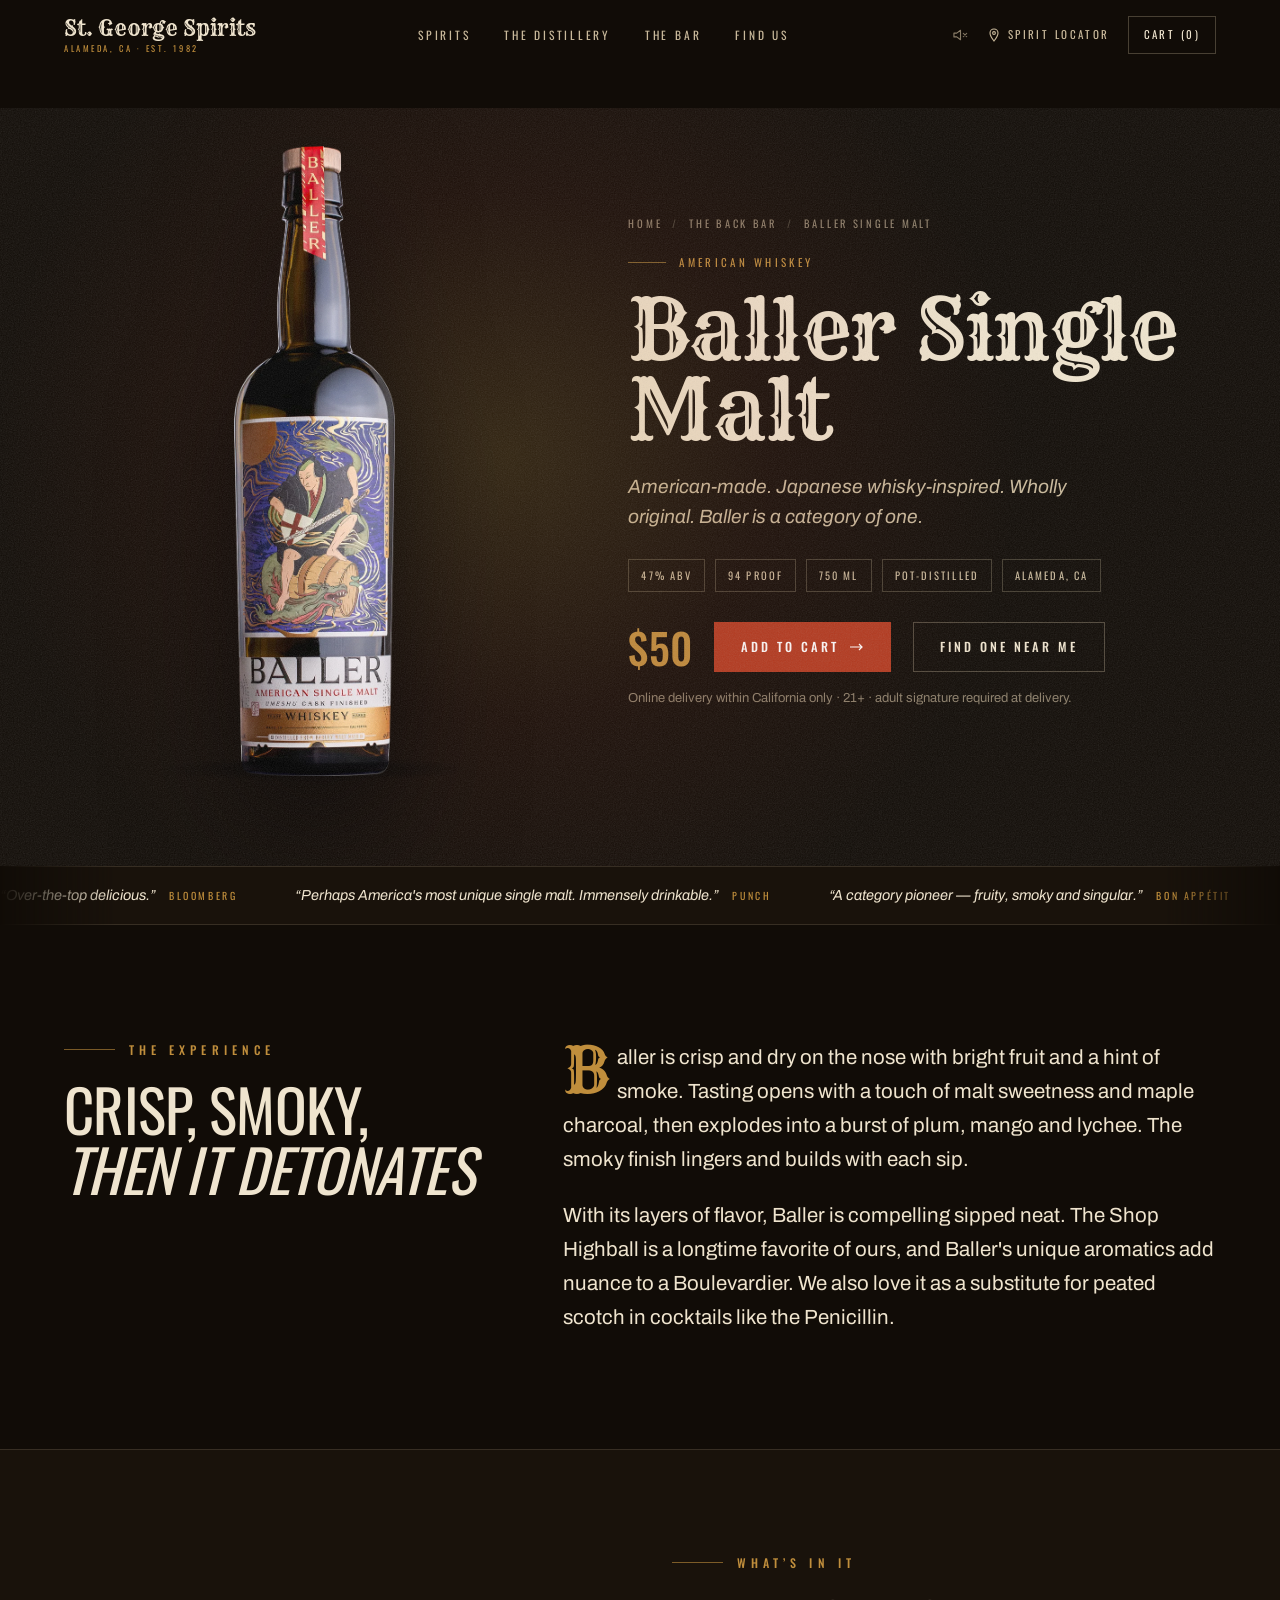
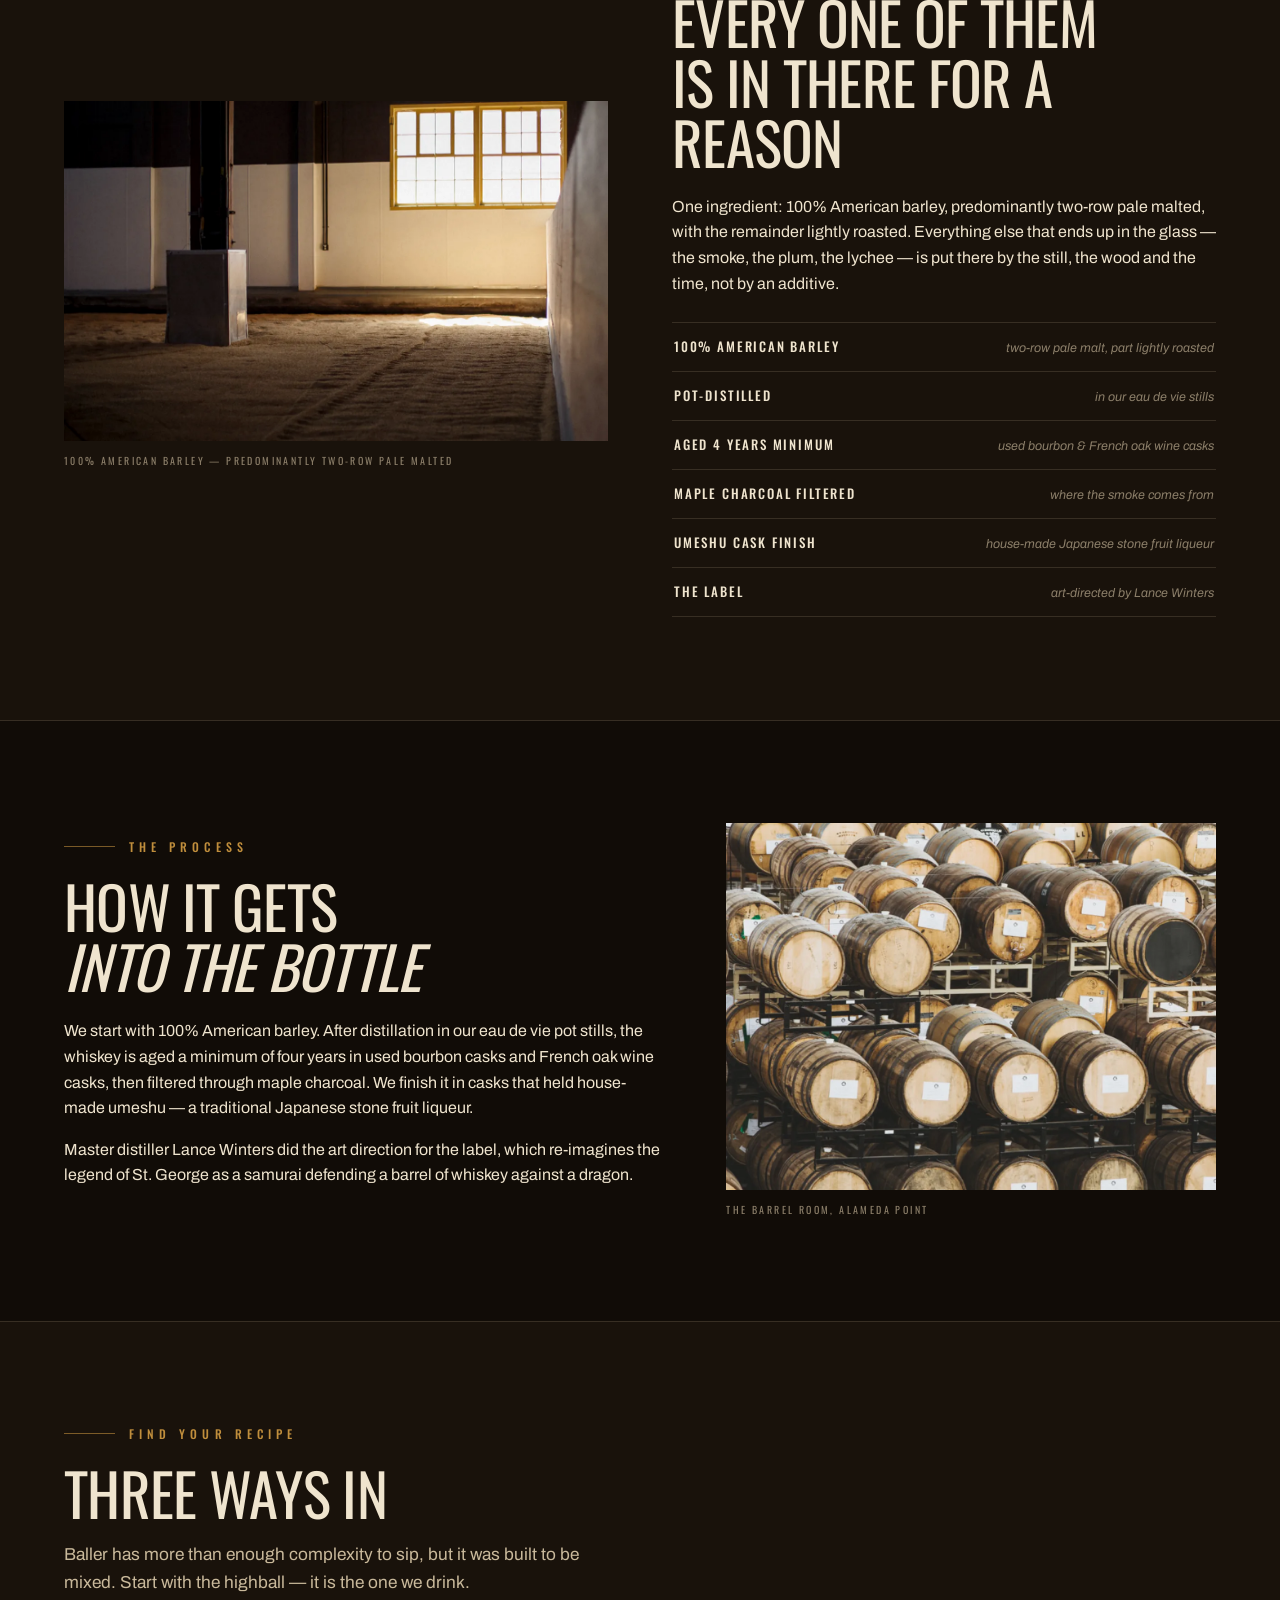
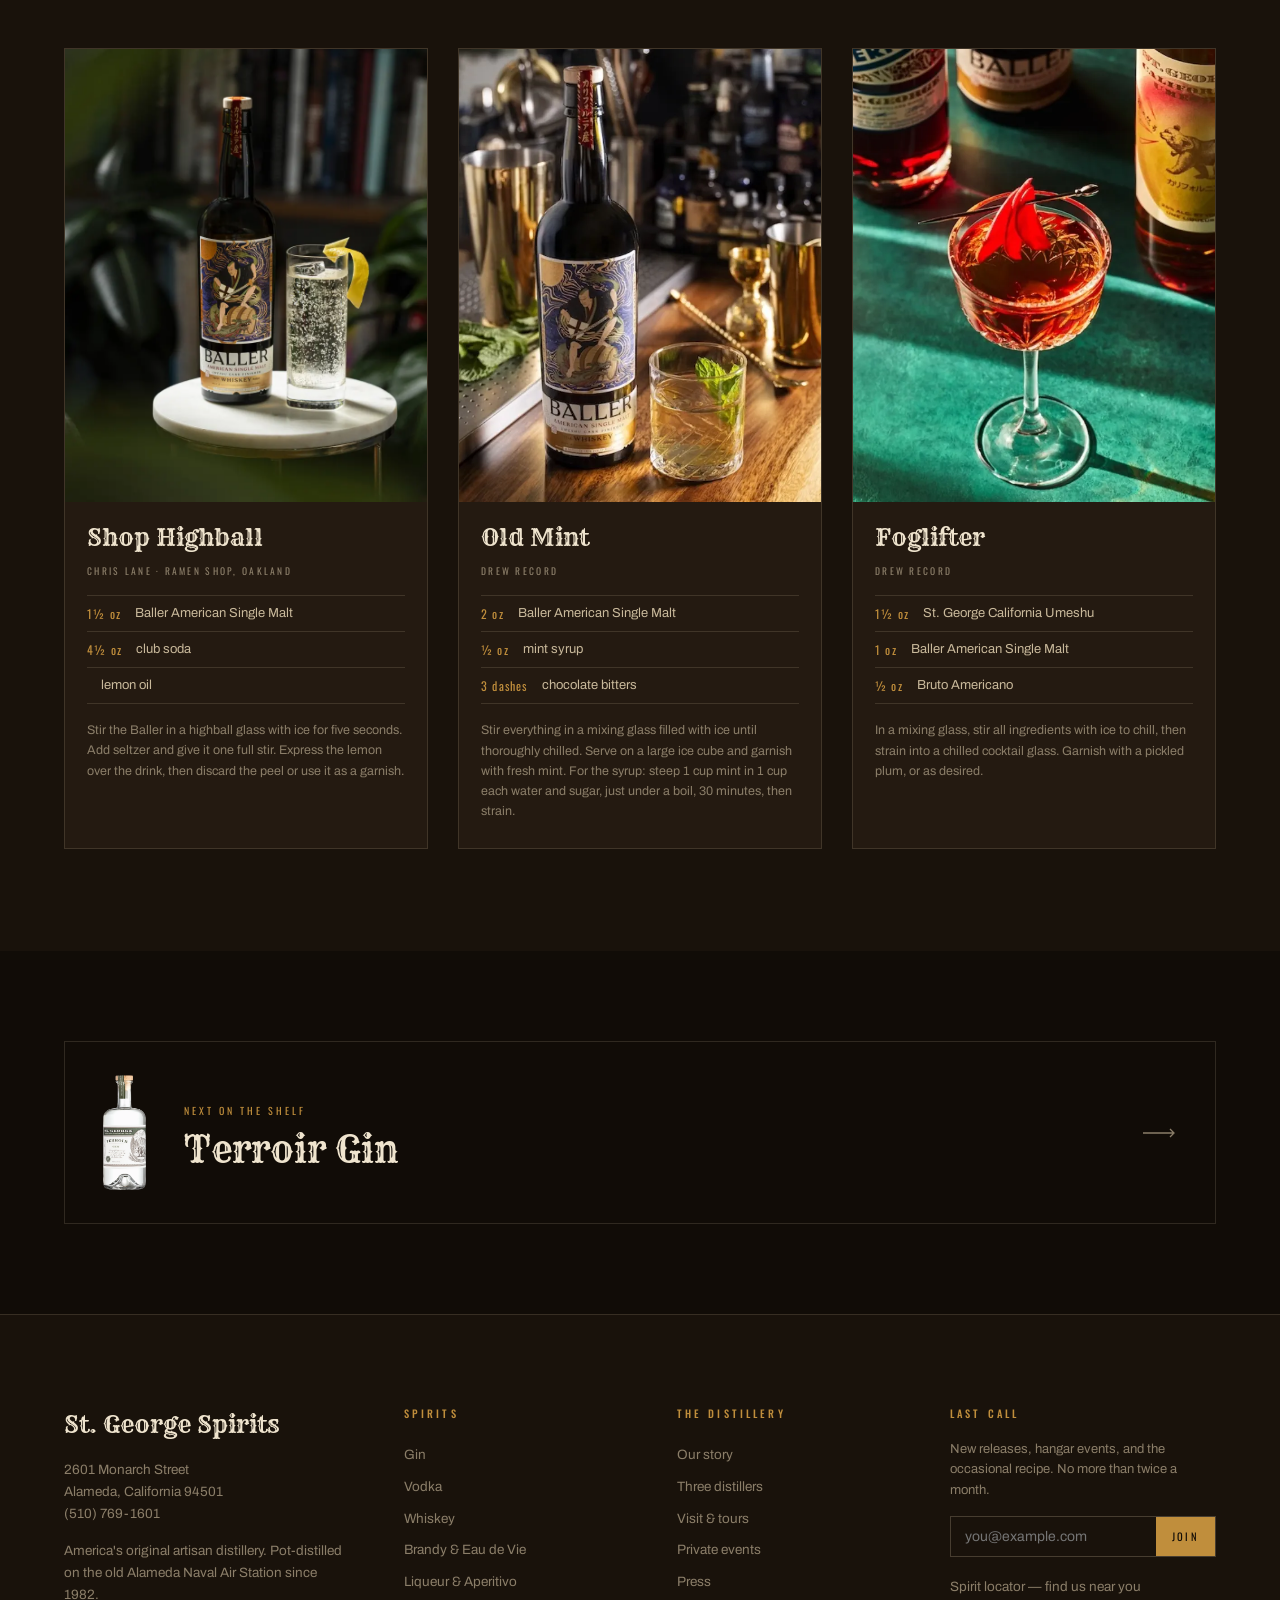
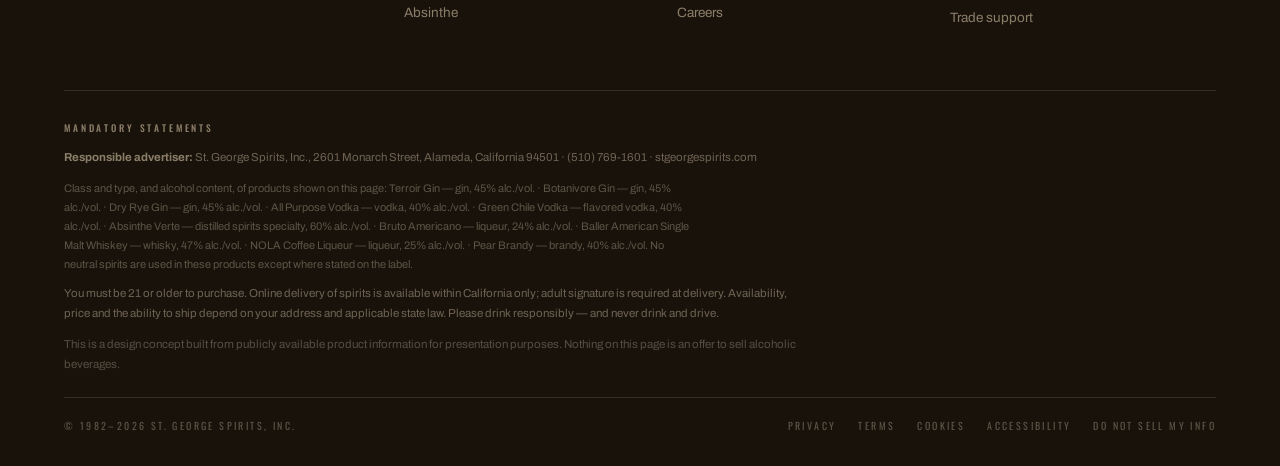
<file: spirits/baller-single-malt.html>
<!doctype html>
<html lang="en">
<head>
<meta charset="utf-8">
<meta name="viewport" content="width=device-width, initial-scale=1, viewport-fit=cover">
<title>Baller American Single Malt Whiskey — St. George Spirits</title>
<meta name="description" content="100% American barley, aged four years, filtered through maple charcoal and finished in house-made umeshu casks. 47% ABV, $50.">

<link rel="canonical" href="https://stgeorge-spirits-concept.vercel.app/spirits/baller-single-malt.html">
<meta name="theme-color" content="#110C07">
<meta name="robots" content="noindex,nofollow">

<meta property="og:type" content="product">
<meta property="og:site_name" content="St. George Spirits">
<meta property="og:locale" content="en_US">
<meta property="og:url" content="https://stgeorge-spirits-concept.vercel.app/spirits/baller-single-malt.html">
<meta property="og:title" content="Baller American Single Malt Whiskey — St. George Spirits">
<meta property="og:description" content="100% American barley, aged four years, filtered through maple charcoal and finished in house-made umeshu casks. 47% ABV, $50.">
<meta property="og:image" content="https://stgeorge-spirits-concept.vercel.app/assets/img/og-baller-single-malt.jpg">
<meta property="og:image:width" content="1200">
<meta property="og:image:height" content="630">
<meta property="og:image:alt" content="A bottle of St. George Baller American Single Malt Whiskey against a dark ground.">
<meta property="product:price:amount" content="50">
<meta property="product:price:currency" content="USD">

<meta name="twitter:card" content="summary_large_image">
<meta name="twitter:title" content="Baller American Single Malt Whiskey — St. George Spirits">
<meta name="twitter:description" content="100% American barley, aged four years, filtered through maple charcoal and finished in house-made umeshu casks. 47% ABV, $50.">
<meta name="twitter:image" content="https://stgeorge-spirits-concept.vercel.app/assets/img/og-baller-single-malt.jpg">

<link rel="icon" href="../assets/img/favicon.svg" type="image/svg+xml">
<link rel="apple-touch-icon" href="../assets/img/apple-touch-icon.png">

<link rel="preconnect" href="https://fonts.googleapis.com">
<link rel="preconnect" href="https://fonts.gstatic.com" crossorigin>
<link href="https://fonts.googleapis.com/css2?family=Rye&family=Oswald:wght@300;400;500;600&family=Archivo:ital,wght@0,400;0,500;0,600;1,400&display=swap" rel="stylesheet">
<link rel="stylesheet" href="../assets/css/base.css">
<link rel="stylesheet" href="../assets/css/product.css">

<script type="application/ld+json">
{
  "@context": "https://schema.org",
  "@type": "Product",
  "name": "Baller Single Malt",
  "image": "https://stgeorge-spirits-concept.vercel.app/assets/bottles/baller-single-malt-lg.webp",
  "description": "American-made. Japanese whisky-inspired. Wholly original. Baller is a category of one.",
  "sku": "baller-single-malt",
  "brand": {
    "@type": "Brand",
    "name": "St. George Spirits"
  },
  "manufacturer": {
    "@type": "Organization",
    "name": "St. George Spirits",
    "address": {
      "@type": "PostalAddress",
      "streetAddress": "2601 Monarch Street",
      "addressLocality": "Alameda",
      "addressRegion": "CA",
      "postalCode": "94501",
      "addressCountry": "US"
    }
  },
  "offers": {
    "@type": "Offer",
    "price": "50",
    "priceCurrency": "USD",
    "availability": "https://schema.org/InStock",
    "url": "https://stgeorge-spirits-concept.vercel.app/spirits/baller-single-malt.html",
    "eligibleRegion": {
      "@type": "State",
      "name": "California"
    }
  }
}
</script>
</head>
<body data-base="../">

<header class="site" id="hdr">
  <a class="brand" href="../index.html">
    <b>St. George Spirits</b>
    <span>Alameda, CA · Est. 1982</span>
  </a>

  <nav class="main" aria-label="Main">
    <div>
      <button type="button" aria-haspopup="true">Spirits</button>
      <div class="panel">
        <p>Gin that tastes like a forest, vodka that tastes like a pepper patch, and a whiskey that answers to nobody.</p>
        <a href="terroir-gin.html">Gin — four of them, no two alike</a>
        <a href="../index.html#backbar">Vodka — built for the cocktail, not the shelf</a>
        <a href="baller-single-malt.html">Whiskey — American single malt, Lot by Lot</a>
        <a href="../index.html#backbar">Brandy &amp; Eau de Vie — thirty pounds of fruit, one bottle</a>
        <a href="../index.html#backbar">Liqueur &amp; Aperitivo — bitter, sweet, and a little loud</a>
        <a href="../index.html#backbar">Absinthe — the first one legal in America since 1912</a>
      </div>
    </div>
    <div>
      <button type="button" aria-haspopup="true">The Distillery</button>
      <div class="panel">
        <p>Sixty-five thousand square feet of decommissioned airplane hangar, sitting on an old naval runway in Alameda.</p>
        <a href="../index.html#about">Our story — forty-plus years of it</a>
        <a href="../index.html#about">Three distillers, one legacy</a>
        <a href="../index.html#visit">Visit the tasting room</a>
        <a href="../index.html#visit">Private events in the hangar</a>
      </div>
    </div>
    <div>
      <button type="button" aria-haspopup="true">The Bar</button>
      <div class="panel">
        <p>Recipes worth the effort, and the house rules for drinking them.</p>
        <a href="../index.html#barkeep">Cocktail recipes</a>
        <a href="../index.html#visit">Events &amp; tastings</a>
        <a href="../index.html#visit">Press &amp; awards</a>
      </div>
    </div>
    <div>
      <button type="button" aria-haspopup="true">Find Us</button>
      <div class="panel">
        <p>We can only ship inside California. Everywhere else, we'll tell you who's got it on the shelf.</p>
        <a href="../index.html#backbar">Shop online — California delivery</a>
        <a href="../index.html#visit">Spirit locator — all 50 states</a>
        <a href="../index.html#visit">Trade support</a>
      </div>
    </div>
  </nav>

  <div class="hdr-right">
    <a class="locate" href="../index.html#visit">
      <svg width="12" height="14" viewBox="0 0 12 14" fill="none" aria-hidden="true"><path d="M6 1C3.8 1 2 2.8 2 5c0 3 4 8 4 8s4-5 4-8c0-2.2-1.8-4-4-4Z" stroke="currentColor" stroke-width="1.1"/><circle cx="6" cy="5" r="1.4" stroke="currentColor" stroke-width="1.1"/></svg>
      Spirit Locator
    </a>
    <button class="cart" type="button">Cart (0)</button>
    <button class="burger" type="button" aria-label="Menu"><i></i></button>
  </div>
</header>

<main class="pdp">

<!-- ======================= HERO ======================= -->
<section class="pdp-hero">
  <div class="pdp-glow" aria-hidden="true"></div>
  <div class="grain" style="opacity:.26"></div>
  <div class="pdp-in">

    <div class="pdp-bottle">
      <img src="../assets/bottles/baller-single-malt-lg.webp" alt="A bottle of St. George Baller American Single Malt Whiskey against a dark ground." width="779" height="1887" fetchpriority="high" decoding="async">
    </div>

    <div class="pdp-meta">
      <nav class="crumb" aria-label="Breadcrumb">
        <a href="../index.html">Home</a><span>/</span><a href="../index.html#backbar">The back bar</a><span>/</span>Baller Single Malt
      </nav>
      <p class="series" style="margin-top:22px">American Whiskey</p>
      <h1>Baller Single Malt</h1>
      <p class="say">American-made. Japanese whisky-inspired. Wholly original. Baller is a category of one.</p>

      <div class="pdp-spec">
        <span>47% ABV</span><span>94 proof</span><span>750 ml</span><span>Pot-distilled</span><span>Alameda, CA</span>
      </div>

      <div class="pdp-buy">
        <span class="pr">$50</span>
        <a class="btn btn--solid" href="#">Add to cart <svg width="14" height="8" viewBox="0 0 14 8" fill="none" aria-hidden="true"><path d="M0 4h12M9 1l3 3-3 3" stroke="currentColor" stroke-width="1.2"/></svg></a>
        <a class="btn" href="../index.html#visit">Find one near me</a>
      </div>
      <p class="small pdp-ship">Online delivery within California only &middot; 21+ &middot; adult signature required at delivery.</p>
    </div>

  </div>
</section>

<!-- ======================= PRESS ======================= -->
<div class="press">
  <ul>
      <li><q>Over-the-top delicious.</q><cite>Bloomberg</cite></li>
      <li><q>Perhaps America's most unique single malt. Immensely drinkable.</q><cite>PUNCH</cite></li>
      <li><q>A category pioneer — fruity, smoky and singular.</q><cite>Bon App&eacute;tit</cite></li>
      <li><q>One of the most visionary whiskeys on the market.</q><cite>Spirited</cite></li>
      <li><q>This might be the best new spirit of the year, period.</q><cite>Supercall</cite></li>
      <li><q>Exactly the kind of whisk(e)y that keeps me in love with whisk(e)y.</q><cite>The Whiskey Wash</cite></li>
      <li><q>A stunning label to match.</q><cite>Whisky Advocate</cite></li>
      <li><q>Uniquely delicious — the depth of the palate is remarkable.</q><cite>Food &amp; Wine</cite></li>
      <li><q>A meta whiskey, if there ever was one.</q><cite>The Daily Beast</cite></li>
      <li><q>Downright delicious.</q><cite>Gear Patrol</cite></li>
      <li><q>Over-the-top delicious.</q><cite>Bloomberg</cite></li>
      <li><q>Perhaps America's most unique single malt. Immensely drinkable.</q><cite>PUNCH</cite></li>
      <li><q>A category pioneer — fruity, smoky and singular.</q><cite>Bon App&eacute;tit</cite></li>
      <li><q>One of the most visionary whiskeys on the market.</q><cite>Spirited</cite></li>
      <li><q>This might be the best new spirit of the year, period.</q><cite>Supercall</cite></li>
      <li><q>Exactly the kind of whisk(e)y that keeps me in love with whisk(e)y.</q><cite>The Whiskey Wash</cite></li>
      <li><q>A stunning label to match.</q><cite>Whisky Advocate</cite></li>
      <li><q>Uniquely delicious — the depth of the palate is remarkable.</q><cite>Food &amp; Wine</cite></li>
      <li><q>A meta whiskey, if there ever was one.</q><cite>The Daily Beast</cite></li>
      <li><q>Downright delicious.</q><cite>Gear Patrol</cite></li>
  </ul>
</div>

<!-- ======================= EXPERIENCE ======================= -->
<section class="exp">
  <div class="pdp-in exp-grid">
    <div class="rv">
      <p class="eyebrow">The experience</p>
      <h2 class="h2">Crisp, smoky,<br><em>then it detonates</em></h2>
    </div>
    <div class="exp-body rv">
        <p class="drop">Baller is crisp and dry on the nose with bright fruit and a hint of smoke. Tasting opens with a touch of malt sweetness and maple charcoal, then explodes into a burst of plum, mango and lychee. The smoky finish lingers and builds with each sip.</p>
        <p>With its layers of flavor, Baller is compelling sipped neat. The Shop Highball is a longtime favorite of ours, and Baller's unique aromatics add nuance to a Boulevardier. We also love it as a substitute for peated scotch in cocktails like the Penicillin.</p>
    </div>
  </div>
</section>

<!-- ======================= WHAT'S IN IT ======================= -->
<section class="whats">
  <div class="pdp-in whats-grid">
    <figure class="rv">
      <img src="../assets/img/pdp/baller-botanicals.webp" alt="100% American barley — predominantly two-row pale malted" loading="lazy" decoding="async" width="960" height="600">
      <figcaption>100% American barley — predominantly two-row pale malted</figcaption>
    </figure>
    <div class="rv">
      <p class="eyebrow">What&rsquo;s in it</p>
      <h2 class="h2" style="margin-bottom:22px">Every one of them<br>is in there for a reason</h2>
        <p>One ingredient: 100% American barley, predominantly two-row pale malted, with the remainder lightly roasted. Everything else that ends up in the glass — the smoke, the plum, the lychee — is put there by the still, the wood and the time, not by an additive.</p>
      <ul class="spec-list">
        <li><b>100% American barley</b><span>two-row pale malt, part lightly roasted</span></li>
        <li><b>Pot-distilled</b><span>in our eau de vie stills</span></li>
        <li><b>Aged 4 years minimum</b><span>used bourbon &amp; French oak wine casks</span></li>
        <li><b>Maple charcoal filtered</b><span>where the smoke comes from</span></li>
        <li><b>Umeshu cask finish</b><span>house-made Japanese stone fruit liqueur</span></li>
        <li><b>The label</b><span>art-directed by Lance Winters</span></li>
      </ul>
    </div>
  </div>
</section>

<!-- ======================= PROCESS ======================= -->
<section class="process">
  <div class="pdp-in process-grid">
    <div class="rv">
      <p class="eyebrow">The process</p>
      <h2 class="h2" style="margin-bottom:22px">How it gets<br><em>into the bottle</em></h2>
        <p>We start with 100% American barley. After distillation in our eau de vie pot stills, the whiskey is aged a minimum of four years in used bourbon casks and French oak wine casks, then filtered through maple charcoal. We finish it in casks that held house-made umeshu — a traditional Japanese stone fruit liqueur.</p>
        <p>Master distiller Lance Winters did the art direction for the label, which re-imagines the legend of St. George as a samurai defending a barrel of whiskey against a dragon.</p>
    </div>
    <figure class="rv">
      <img src="../assets/img/pdp/baller-process.webp" alt="The barrel room, Alameda Point" loading="lazy" decoding="async" width="960" height="720">
      <figcaption style="font-family:var(--f-cond);font-size:10px;letter-spacing:.24em;text-transform:uppercase;color:var(--muted);padding-top:12px">The barrel room, Alameda Point</figcaption>
    </figure>
  </div>
</section>

<!-- ======================= COCKTAILS ======================= -->
<section class="mix">
  <div class="pdp-in">
    <div class="rv" style="max-width:62ch">
      <p class="eyebrow">Find your recipe</p>
      <h2 class="h2">Three ways in</h2>
      <p class="lede" style="margin-top:18px">Baller has more than enough complexity to sip, but it was built to be mixed. Start with the highball — it is the one we drink.</p>
    </div>
    <div class="mix-grid">
      <article class="drink rv">
        <img src="../assets/img/pdp/baller-highball.webp" alt="Shop Highball" loading="lazy" decoding="async" width="800" height="1000">
        <div class="d-in">
          <h3>Shop Highball</h3>
          <p class="by">Chris Lane · Ramen Shop, Oakland</p>
          <dl>
          <div><dt>1&frac12; oz</dt><dd>Baller American Single Malt</dd></div>
          <div><dt>4&frac12; oz</dt><dd>club soda</dd></div>
          <div><dt></dt><dd>lemon oil</dd></div>
          </dl>
          <p class="how">Stir the Baller in a highball glass with ice for five seconds. Add seltzer and give it one full stir. Express the lemon over the drink, then discard the peel or use it as a garnish.</p>
        </div>
      </article>
      <article class="drink rv">
        <img src="../assets/img/pdp/baller-oldmint.webp" alt="Old Mint" loading="lazy" decoding="async" width="800" height="1000">
        <div class="d-in">
          <h3>Old Mint</h3>
          <p class="by">Drew Record</p>
          <dl>
          <div><dt>2 oz</dt><dd>Baller American Single Malt</dd></div>
          <div><dt>&frac12; oz</dt><dd>mint syrup</dd></div>
          <div><dt>3 dashes</dt><dd>chocolate bitters</dd></div>
          </dl>
          <p class="how">Stir everything in a mixing glass filled with ice until thoroughly chilled. Serve on a large ice cube and garnish with fresh mint. For the syrup: steep 1 cup mint in 1 cup each water and sugar, just under a boil, 30 minutes, then strain.</p>
        </div>
      </article>
      <article class="drink rv">
        <img src="../assets/img/pdp/baller-foglifter.webp" alt="Foglifter" loading="lazy" decoding="async" width="800" height="1000">
        <div class="d-in">
          <h3>Foglifter</h3>
          <p class="by">Drew Record</p>
          <dl>
          <div><dt>1&frac12; oz</dt><dd>St. George California Umeshu</dd></div>
          <div><dt>1 oz</dt><dd>Baller American Single Malt</dd></div>
          <div><dt>&frac12; oz</dt><dd>Bruto Americano</dd></div>
          </dl>
          <p class="how">In a mixing glass, stir all ingredients with ice to chill, then strain into a chilled cocktail glass. Garnish with a pickled plum, or as desired.</p>
        </div>
      </article>
    </div>
  </div>
</section>

<!-- ======================= NEXT ======================= -->
<section class="nextup">
  <div class="pdp-in">
    <a href="terroir-gin.html" class="rv">
      <img src="../assets/bottles/terroir-gin.webp" alt="" loading="lazy" decoding="async">
      <div>
        <span class="lbl">Next on the shelf</span>
        <h3>Terroir Gin</h3>
      </div>
      <span class="arrow"><svg width="34" height="10" viewBox="0 0 34 10" fill="none" aria-hidden="true"><path d="M0 5h30M27 1l4 4-4 4" stroke="currentColor" stroke-width="1.3"/></svg></span>
    </a>
  </div>
</section>

</main>

<footer class="site">
  <div class="f-in">
    <div class="f-top">
      <div class="f-brand">
        <b>St. George Spirits</b>
        <p>2601 Monarch Street<br>Alameda, California 94501<br>(510) 769-1601</p>
        <p style="margin-top:14px">America's original artisan distillery. Pot-distilled on the old Alameda Naval Air Station since 1982.</p>
      </div>
      <div>
        <h4>Spirits</h4>
        <a href="terroir-gin.html">Gin</a><a href="../index.html#backbar">Vodka</a><a href="baller-single-malt.html">Whiskey</a>
        <a href="../index.html#backbar">Brandy &amp; Eau de Vie</a><a href="../index.html#backbar">Liqueur &amp; Aperitivo</a><a href="../index.html#backbar">Absinthe</a>
      </div>
      <div>
        <h4>The Distillery</h4>
        <a href="../index.html#about">Our story</a><a href="../index.html#about">Three distillers</a><a href="../index.html#visit">Visit &amp; tours</a>
        <a href="../index.html#visit">Private events</a><a href="../index.html#visit">Press</a><a href="../index.html#visit">Careers</a>
      </div>
      <div>
        <h4>Last call</h4>
        <p class="small" style="margin:0 0 4px">New releases, hangar events, and the occasional recipe. No more than twice a month.</p>
        <form class="sub-form" onsubmit="event.preventDefault();this.reset();this.querySelector('button').textContent='Done';">
          <input type="email" placeholder="you@example.com" aria-label="Email address" required>
          <button type="submit">Join</button>
        </form>
        <a href="../index.html#visit" style="margin-top:14px">Spirit locator — find us near you</a>
        <a href="../index.html#visit">Trade support</a>
      </div>
    </div>

    <div class="legal">
      <h5>Mandatory statements</h5>
      <p><strong style="color:#8B7E69">Responsible advertiser:</strong> St. George Spirits, Inc., 2601 Monarch Street, Alameda, California 94501 · (510) 769-1601 · stgeorgespirits.com</p>
      <p class="cls">Class and type, and alcohol content, of products shown on this page: Terroir Gin — gin, 45% alc./vol. · Botanivore Gin — gin, 45% alc./vol. · Dry Rye Gin — gin, 45% alc./vol. · All Purpose Vodka — vodka, 40% alc./vol. · Green Chile Vodka — flavored vodka, 40% alc./vol. · Absinthe Verte — distilled spirits specialty, 60% alc./vol. · Bruto Americano — liqueur, 24% alc./vol. · Baller American Single Malt Whiskey — whisky, 47% alc./vol. · NOLA Coffee Liqueur — liqueur, 25% alc./vol. · Pear Brandy — brandy, 40% alc./vol. No neutral spirits are used in these products except where stated on the label.</p>
      <p>You must be 21 or older to purchase. Online delivery of spirits is available within California only; adult signature is required at delivery. Availability, price and the ability to ship depend on your address and applicable state law. Please drink responsibly — and never drink and drive.</p>
      <p style="color:#564E42">This is a design concept built from publicly available product information for presentation purposes. Nothing on this page is an offer to sell alcoholic beverages.</p>
    </div>

    <div class="f-bot">
      <span>© 1982–2026 St. George Spirits, Inc.</span>
      <div>
        <a href="#">Privacy</a><a href="#">Terms</a><a href="#">Cookies</a><a href="#">Accessibility</a><a href="#">Do not sell my info</a>
      </div>
    </div>
  </div>
</footer>

<script src="../assets/js/site.js" defer></script>
</body>
</html>
</file>
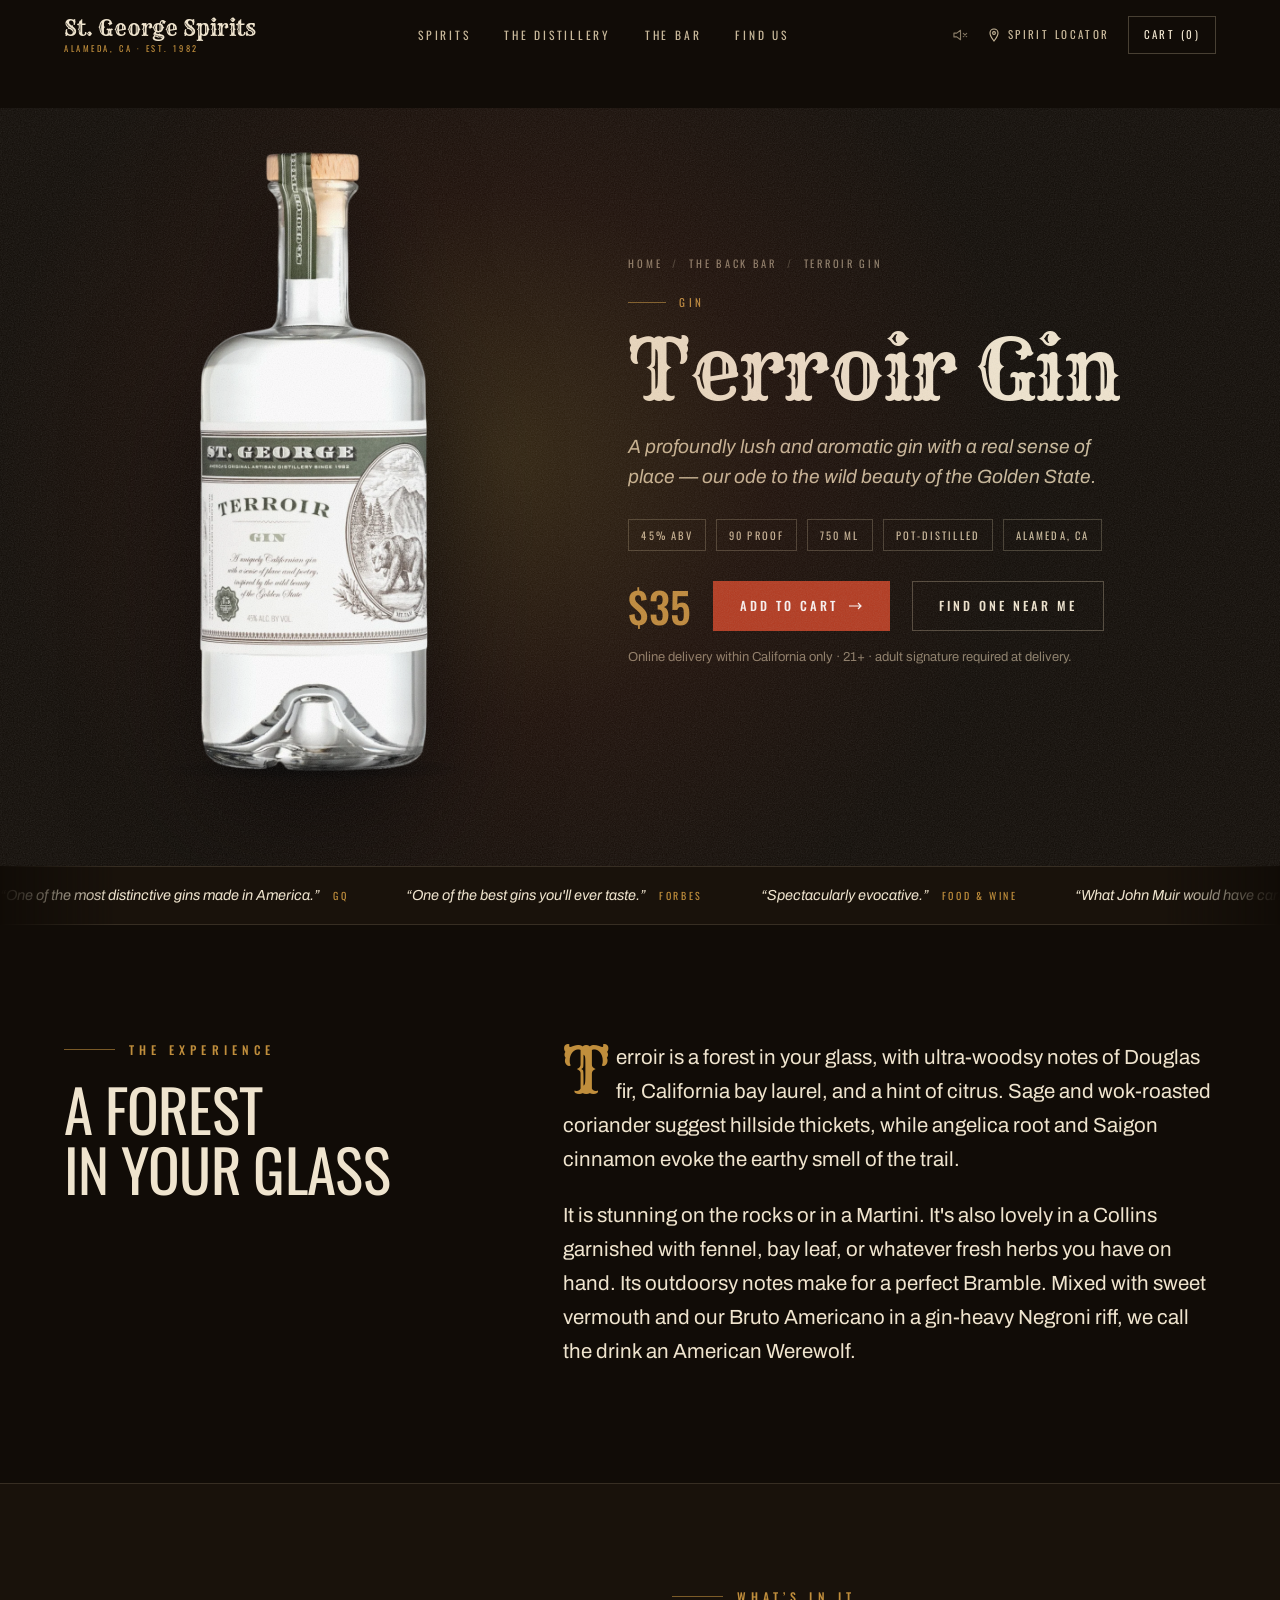
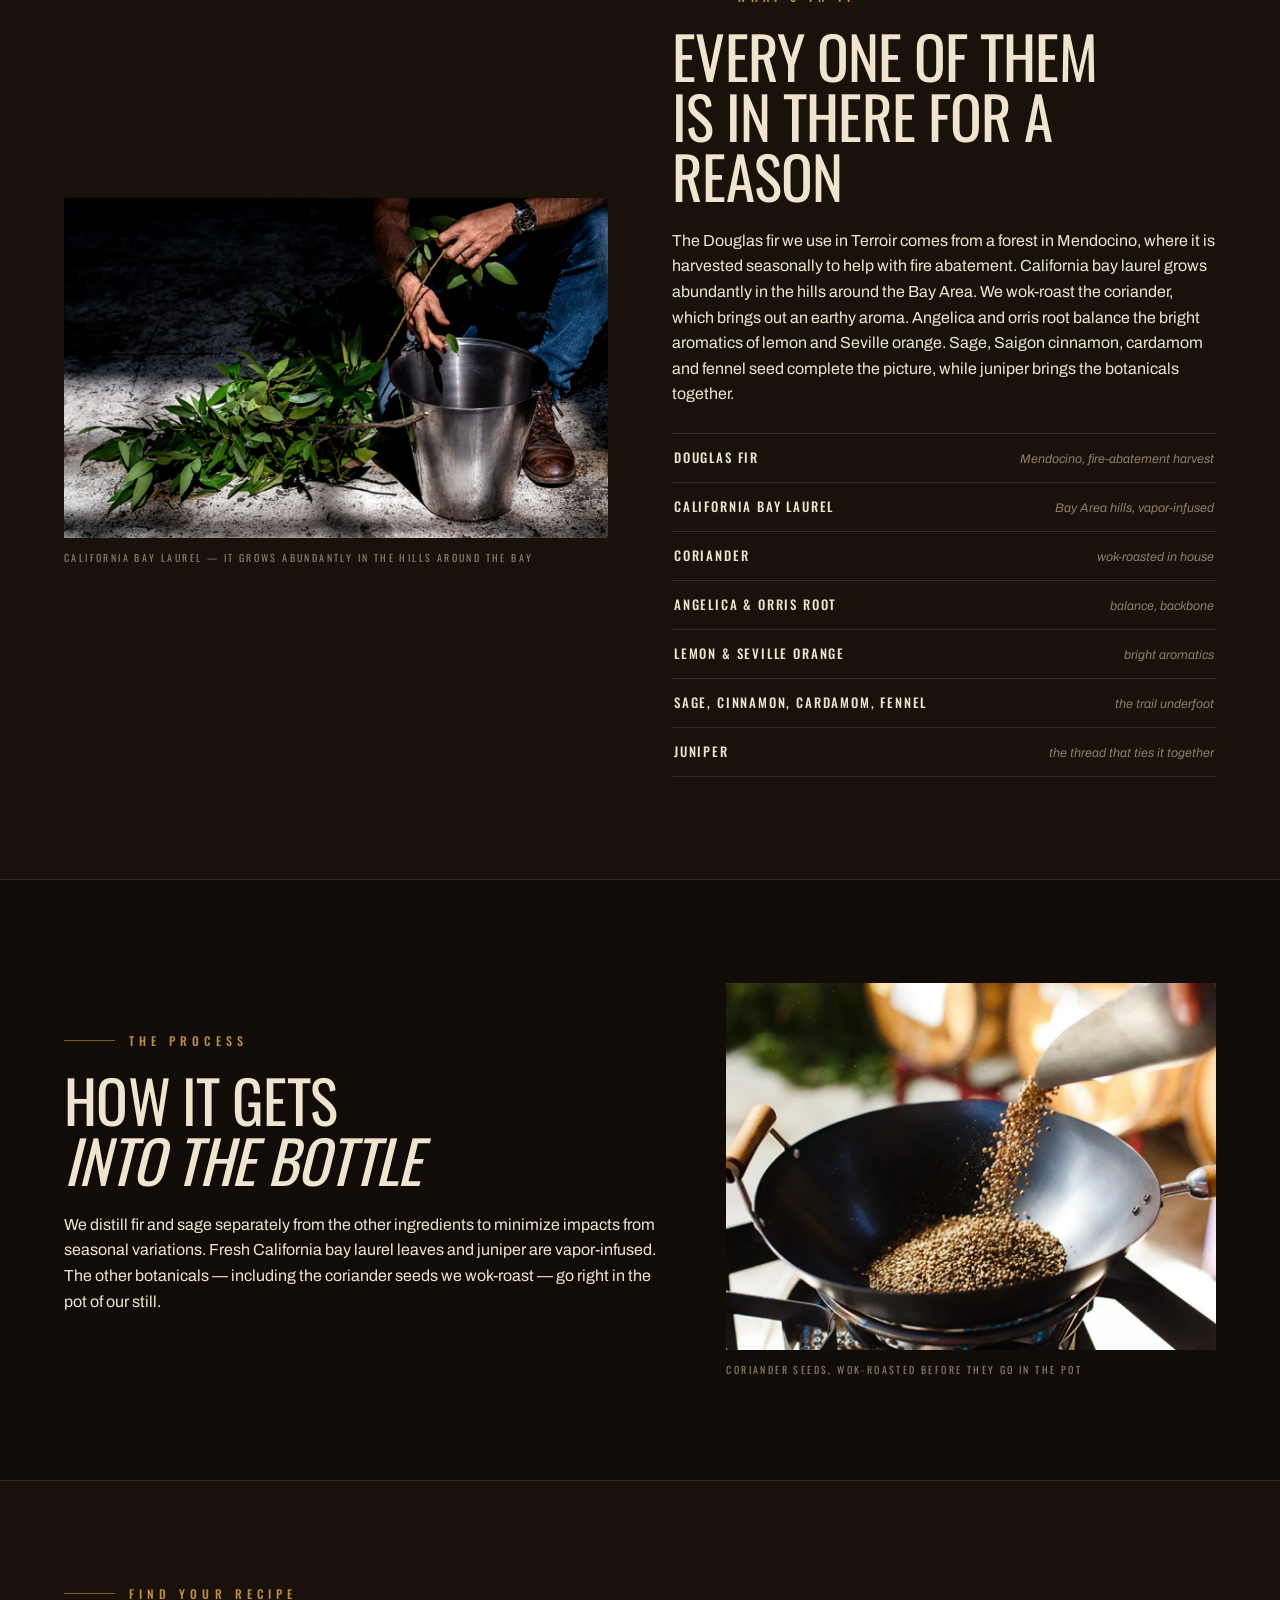
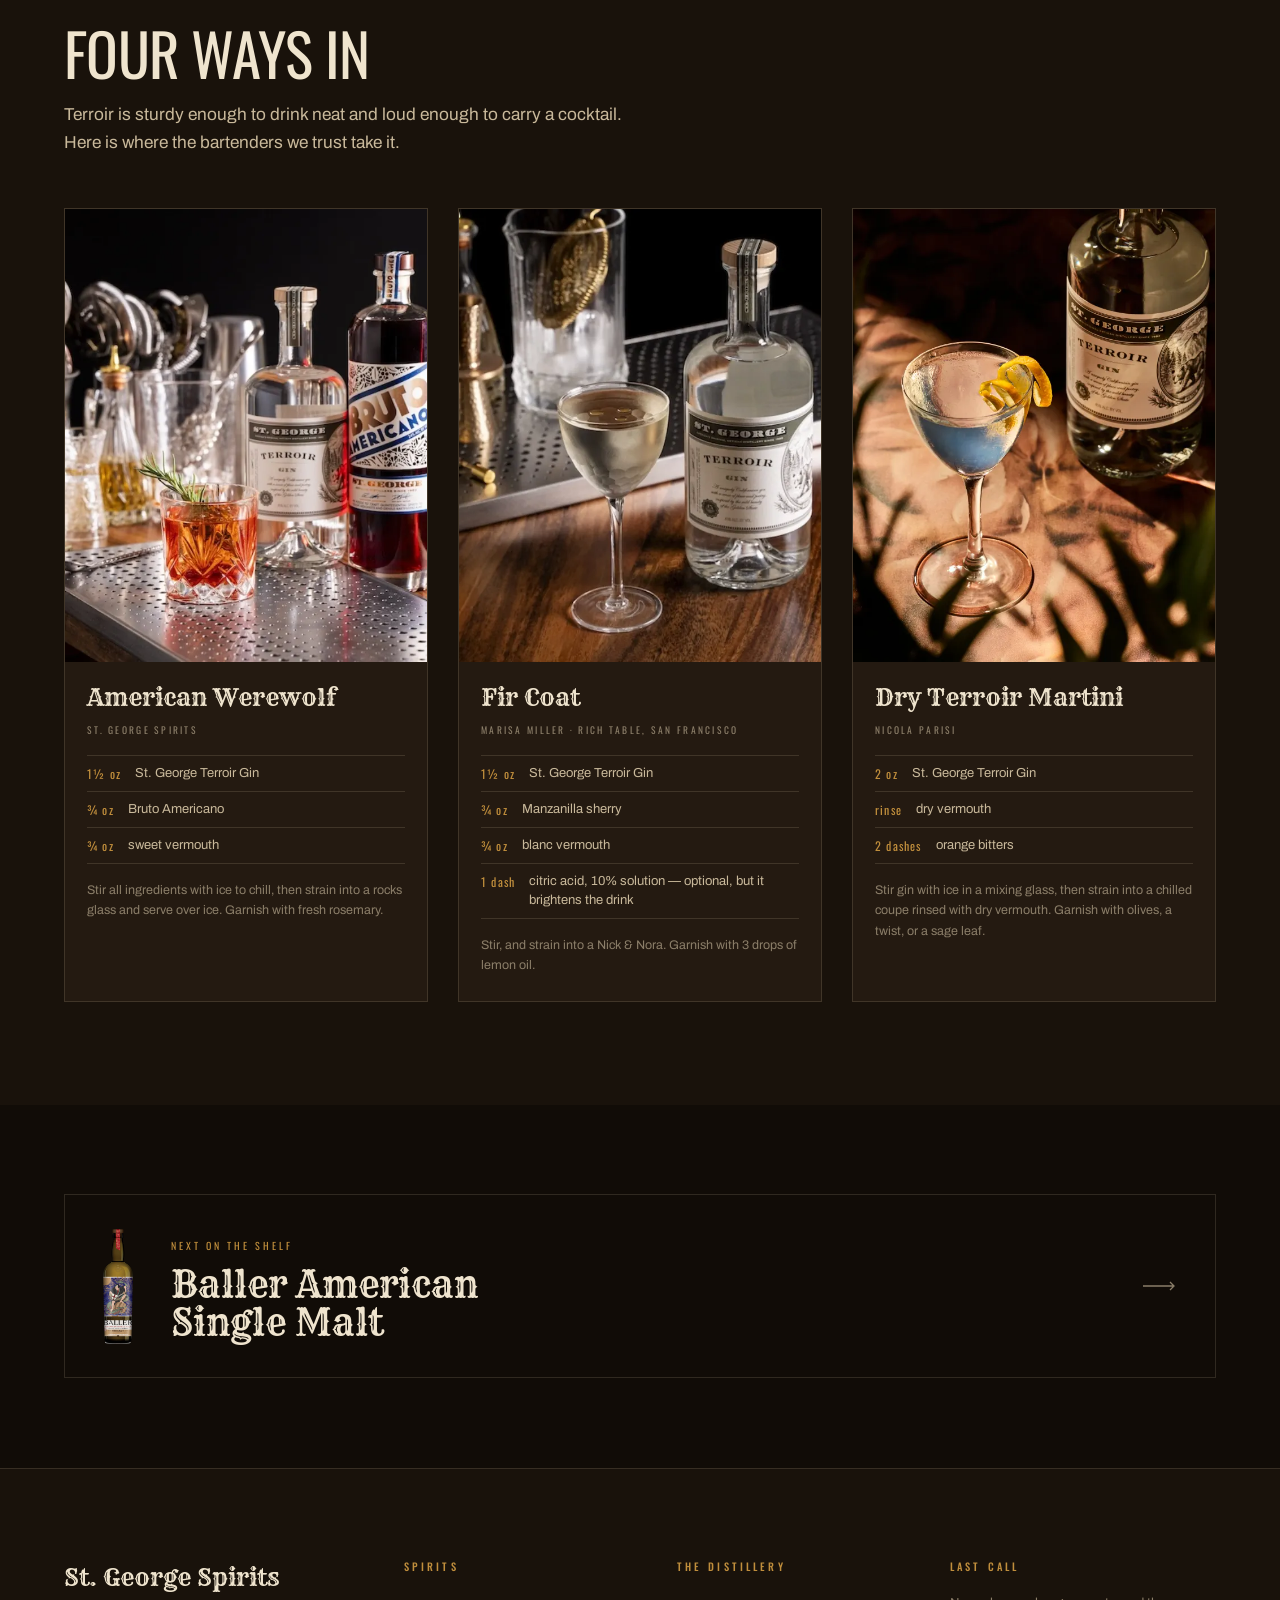
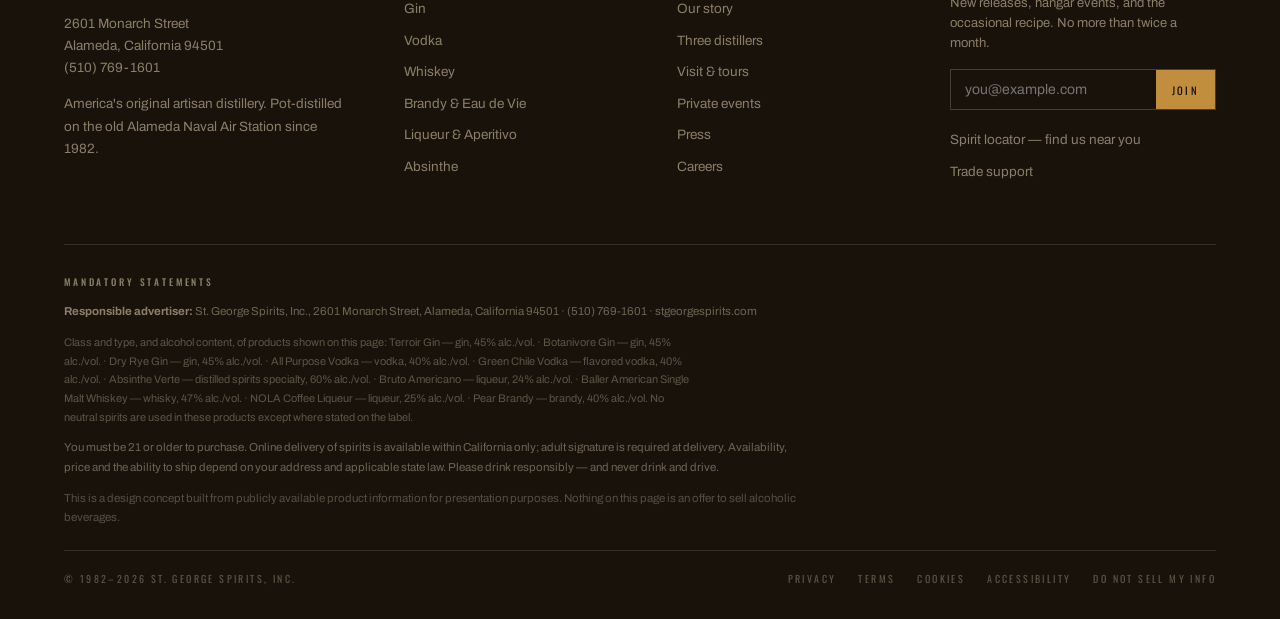
<file: spirits/terroir-gin.html>
<!doctype html>
<html lang="en">
<head>
<meta charset="utf-8">
<meta name="viewport" content="width=device-width, initial-scale=1, viewport-fit=cover">
<title>Terroir Gin — St. George Spirits</title>
<meta name="description" content="A forest in your glass. Douglas fir from Mendocino, California bay laurel and wok-roasted coriander, pot-distilled in Alameda. 45% ABV, $35.">

<link rel="canonical" href="https://stgeorge-spirits-concept.vercel.app/spirits/terroir-gin.html">
<meta name="theme-color" content="#110C07">
<meta name="robots" content="noindex,nofollow">

<meta property="og:type" content="product">
<meta property="og:site_name" content="St. George Spirits">
<meta property="og:locale" content="en_US">
<meta property="og:url" content="https://stgeorge-spirits-concept.vercel.app/spirits/terroir-gin.html">
<meta property="og:title" content="Terroir Gin — St. George Spirits">
<meta property="og:description" content="A forest in your glass. Douglas fir from Mendocino, California bay laurel and wok-roasted coriander, pot-distilled in Alameda. 45% ABV, $35.">
<meta property="og:image" content="https://stgeorge-spirits-concept.vercel.app/assets/img/og-terroir-gin.jpg">
<meta property="og:image:width" content="1200">
<meta property="og:image:height" content="630">
<meta property="og:image:alt" content="A bottle of St. George Terroir Gin against a dark ground.">
<meta property="product:price:amount" content="35">
<meta property="product:price:currency" content="USD">

<meta name="twitter:card" content="summary_large_image">
<meta name="twitter:title" content="Terroir Gin — St. George Spirits">
<meta name="twitter:description" content="A forest in your glass. Douglas fir from Mendocino, California bay laurel and wok-roasted coriander, pot-distilled in Alameda. 45% ABV, $35.">
<meta name="twitter:image" content="https://stgeorge-spirits-concept.vercel.app/assets/img/og-terroir-gin.jpg">

<link rel="icon" href="../assets/img/favicon.svg" type="image/svg+xml">
<link rel="apple-touch-icon" href="../assets/img/apple-touch-icon.png">

<link rel="preconnect" href="https://fonts.googleapis.com">
<link rel="preconnect" href="https://fonts.gstatic.com" crossorigin>
<link href="https://fonts.googleapis.com/css2?family=Rye&family=Oswald:wght@300;400;500;600&family=Archivo:ital,wght@0,400;0,500;0,600;1,400&display=swap" rel="stylesheet">
<link rel="stylesheet" href="../assets/css/base.css">
<link rel="stylesheet" href="../assets/css/product.css">

<script type="application/ld+json">
{
  "@context": "https://schema.org",
  "@type": "Product",
  "name": "Terroir Gin",
  "image": "https://stgeorge-spirits-concept.vercel.app/assets/bottles/terroir-gin-lg.webp",
  "description": "A profoundly lush and aromatic gin with a real sense of place — our ode to the wild beauty of the Golden State.",
  "sku": "terroir-gin",
  "brand": {
    "@type": "Brand",
    "name": "St. George Spirits"
  },
  "manufacturer": {
    "@type": "Organization",
    "name": "St. George Spirits",
    "address": {
      "@type": "PostalAddress",
      "streetAddress": "2601 Monarch Street",
      "addressLocality": "Alameda",
      "addressRegion": "CA",
      "postalCode": "94501",
      "addressCountry": "US"
    }
  },
  "offers": {
    "@type": "Offer",
    "price": "35",
    "priceCurrency": "USD",
    "availability": "https://schema.org/InStock",
    "url": "https://stgeorge-spirits-concept.vercel.app/spirits/terroir-gin.html",
    "eligibleRegion": {
      "@type": "State",
      "name": "California"
    }
  }
}
</script>
</head>
<body data-base="../">

<header class="site" id="hdr">
  <a class="brand" href="../index.html">
    <b>St. George Spirits</b>
    <span>Alameda, CA · Est. 1982</span>
  </a>

  <nav class="main" aria-label="Main">
    <div>
      <button type="button" aria-haspopup="true">Spirits</button>
      <div class="panel">
        <p>Gin that tastes like a forest, vodka that tastes like a pepper patch, and a whiskey that answers to nobody.</p>
        <a href="terroir-gin.html">Gin — four of them, no two alike</a>
        <a href="../index.html#backbar">Vodka — built for the cocktail, not the shelf</a>
        <a href="baller-single-malt.html">Whiskey — American single malt, Lot by Lot</a>
        <a href="../index.html#backbar">Brandy &amp; Eau de Vie — thirty pounds of fruit, one bottle</a>
        <a href="../index.html#backbar">Liqueur &amp; Aperitivo — bitter, sweet, and a little loud</a>
        <a href="../index.html#backbar">Absinthe — the first one legal in America since 1912</a>
      </div>
    </div>
    <div>
      <button type="button" aria-haspopup="true">The Distillery</button>
      <div class="panel">
        <p>Sixty-five thousand square feet of decommissioned airplane hangar, sitting on an old naval runway in Alameda.</p>
        <a href="../index.html#about">Our story — forty-plus years of it</a>
        <a href="../index.html#about">Three distillers, one legacy</a>
        <a href="../index.html#visit">Visit the tasting room</a>
        <a href="../index.html#visit">Private events in the hangar</a>
      </div>
    </div>
    <div>
      <button type="button" aria-haspopup="true">The Bar</button>
      <div class="panel">
        <p>Recipes worth the effort, and the house rules for drinking them.</p>
        <a href="../index.html#barkeep">Cocktail recipes</a>
        <a href="../index.html#visit">Events &amp; tastings</a>
        <a href="../index.html#visit">Press &amp; awards</a>
      </div>
    </div>
    <div>
      <button type="button" aria-haspopup="true">Find Us</button>
      <div class="panel">
        <p>We can only ship inside California. Everywhere else, we'll tell you who's got it on the shelf.</p>
        <a href="../index.html#backbar">Shop online — California delivery</a>
        <a href="../index.html#visit">Spirit locator — all 50 states</a>
        <a href="../index.html#visit">Trade support</a>
      </div>
    </div>
  </nav>

  <div class="hdr-right">
    <a class="locate" href="../index.html#visit">
      <svg width="12" height="14" viewBox="0 0 12 14" fill="none" aria-hidden="true"><path d="M6 1C3.8 1 2 2.8 2 5c0 3 4 8 4 8s4-5 4-8c0-2.2-1.8-4-4-4Z" stroke="currentColor" stroke-width="1.1"/><circle cx="6" cy="5" r="1.4" stroke="currentColor" stroke-width="1.1"/></svg>
      Spirit Locator
    </a>
    <button class="cart" type="button">Cart (0)</button>
    <button class="burger" type="button" aria-label="Menu"><i></i></button>
  </div>
</header>

<main class="pdp">

<!-- ======================= HERO ======================= -->
<section class="pdp-hero">
  <div class="pdp-glow" aria-hidden="true"></div>
  <div class="grain" style="opacity:.26"></div>
  <div class="pdp-in">

    <div class="pdp-bottle">
      <img src="../assets/bottles/terroir-gin-lg.webp" alt="A bottle of St. George Terroir Gin against a dark ground." width="779" height="1887" fetchpriority="high" decoding="async">
    </div>

    <div class="pdp-meta">
      <nav class="crumb" aria-label="Breadcrumb">
        <a href="../index.html">Home</a><span>/</span><a href="../index.html#backbar">The back bar</a><span>/</span>Terroir Gin
      </nav>
      <p class="series" style="margin-top:22px">Gin</p>
      <h1>Terroir Gin</h1>
      <p class="say">A profoundly lush and aromatic gin with a real sense of place — our ode to the wild beauty of the Golden State.</p>

      <div class="pdp-spec">
        <span>45% ABV</span><span>90 proof</span><span>750 ml</span><span>Pot-distilled</span><span>Alameda, CA</span>
      </div>

      <div class="pdp-buy">
        <span class="pr">$35</span>
        <a class="btn btn--solid" href="#">Add to cart <svg width="14" height="8" viewBox="0 0 14 8" fill="none" aria-hidden="true"><path d="M0 4h12M9 1l3 3-3 3" stroke="currentColor" stroke-width="1.2"/></svg></a>
        <a class="btn" href="../index.html#visit">Find one near me</a>
      </div>
      <p class="small pdp-ship">Online delivery within California only &middot; 21+ &middot; adult signature required at delivery.</p>
    </div>

  </div>
</section>

<!-- ======================= PRESS ======================= -->
<div class="press">
  <ul>
      <li><q>One of the most distinctive gins made in America.</q><cite>GQ</cite></li>
      <li><q>One of the best gins you'll ever taste.</q><cite>Forbes</cite></li>
      <li><q>Spectacularly evocative.</q><cite>Food &amp; Wine</cite></li>
      <li><q>What John Muir would have carried in his flask.</q><cite>Tasting Table</cite></li>
      <li><q>This gin will change how you think about gin forever.</q><cite>Nylon</cite></li>
      <li><q>An expression of a forest so right on, it could make the bear on the label homesick.</q><cite>7x7</cite></li>
      <li><q>Simply beautiful in a martini.</q><cite>Washington Post</cite></li>
      <li><q>One of my favorite spirits of all time.</q><cite>San Francisco Chronicle</cite></li>
      <li><q>A pillar of the Western-style gin category since 2011.</q><cite>Imbibe</cite></li>
      <li><q>Practically a sensory onslaught.</q><cite>PUNCH</cite></li>
      <li><q>One of the most distinctive gins made in America.</q><cite>GQ</cite></li>
      <li><q>One of the best gins you'll ever taste.</q><cite>Forbes</cite></li>
      <li><q>Spectacularly evocative.</q><cite>Food &amp; Wine</cite></li>
      <li><q>What John Muir would have carried in his flask.</q><cite>Tasting Table</cite></li>
      <li><q>This gin will change how you think about gin forever.</q><cite>Nylon</cite></li>
      <li><q>An expression of a forest so right on, it could make the bear on the label homesick.</q><cite>7x7</cite></li>
      <li><q>Simply beautiful in a martini.</q><cite>Washington Post</cite></li>
      <li><q>One of my favorite spirits of all time.</q><cite>San Francisco Chronicle</cite></li>
      <li><q>A pillar of the Western-style gin category since 2011.</q><cite>Imbibe</cite></li>
      <li><q>Practically a sensory onslaught.</q><cite>PUNCH</cite></li>
  </ul>
</div>

<!-- ======================= EXPERIENCE ======================= -->
<section class="exp">
  <div class="pdp-in exp-grid">
    <div class="rv">
      <p class="eyebrow">The experience</p>
      <h2 class="h2">A forest<br>in your glass</h2>
    </div>
    <div class="exp-body rv">
        <p class="drop">Terroir is a forest in your glass, with ultra-woodsy notes of Douglas fir, California bay laurel, and a hint of citrus. Sage and wok-roasted coriander suggest hillside thickets, while angelica root and Saigon cinnamon evoke the earthy smell of the trail.</p>
        <p>It is stunning on the rocks or in a Martini. It's also lovely in a Collins garnished with fennel, bay leaf, or whatever fresh herbs you have on hand. Its outdoorsy notes make for a perfect Bramble. Mixed with sweet vermouth and our Bruto Americano in a gin-heavy Negroni riff, we call the drink an American Werewolf.</p>
    </div>
  </div>
</section>

<!-- ======================= WHAT'S IN IT ======================= -->
<section class="whats">
  <div class="pdp-in whats-grid">
    <figure class="rv">
      <img src="../assets/img/pdp/terroir-botanicals.webp" alt="California bay laurel — it grows abundantly in the hills around the Bay" loading="lazy" decoding="async" width="960" height="600">
      <figcaption>California bay laurel — it grows abundantly in the hills around the Bay</figcaption>
    </figure>
    <div class="rv">
      <p class="eyebrow">What&rsquo;s in it</p>
      <h2 class="h2" style="margin-bottom:22px">Every one of them<br>is in there for a reason</h2>
        <p>The Douglas fir we use in Terroir comes from a forest in Mendocino, where it is harvested seasonally to help with fire abatement. California bay laurel grows abundantly in the hills around the Bay Area. We wok-roast the coriander, which brings out an earthy aroma. Angelica and orris root balance the bright aromatics of lemon and Seville orange. Sage, Saigon cinnamon, cardamom and fennel seed complete the picture, while juniper brings the botanicals together.</p>
      <ul class="spec-list">
        <li><b>Douglas fir</b><span>Mendocino, fire-abatement harvest</span></li>
        <li><b>California bay laurel</b><span>Bay Area hills, vapor-infused</span></li>
        <li><b>Coriander</b><span>wok-roasted in house</span></li>
        <li><b>Angelica &amp; orris root</b><span>balance, backbone</span></li>
        <li><b>Lemon &amp; Seville orange</b><span>bright aromatics</span></li>
        <li><b>Sage, cinnamon, cardamom, fennel</b><span>the trail underfoot</span></li>
        <li><b>Juniper</b><span>the thread that ties it together</span></li>
      </ul>
    </div>
  </div>
</section>

<!-- ======================= PROCESS ======================= -->
<section class="process">
  <div class="pdp-in process-grid">
    <div class="rv">
      <p class="eyebrow">The process</p>
      <h2 class="h2" style="margin-bottom:22px">How it gets<br><em>into the bottle</em></h2>
        <p>We distill fir and sage separately from the other ingredients to minimize impacts from seasonal variations. Fresh California bay laurel leaves and juniper are vapor-infused. The other botanicals — including the coriander seeds we wok-roast — go right in the pot of our still.</p>
    </div>
    <figure class="rv">
      <img src="../assets/img/pdp/terroir-process.webp" alt="Coriander seeds, wok-roasted before they go in the pot" loading="lazy" decoding="async" width="960" height="720">
      <figcaption style="font-family:var(--f-cond);font-size:10px;letter-spacing:.24em;text-transform:uppercase;color:var(--muted);padding-top:12px">Coriander seeds, wok-roasted before they go in the pot</figcaption>
    </figure>
  </div>
</section>

<!-- ======================= COCKTAILS ======================= -->
<section class="mix">
  <div class="pdp-in">
    <div class="rv" style="max-width:62ch">
      <p class="eyebrow">Find your recipe</p>
      <h2 class="h2">Four ways in</h2>
      <p class="lede" style="margin-top:18px">Terroir is sturdy enough to drink neat and loud enough to carry a cocktail. Here is where the bartenders we trust take it.</p>
    </div>
    <div class="mix-grid">
      <article class="drink rv">
        <img src="../assets/img/pdp/terroir-werewolf.webp" alt="American Werewolf" loading="lazy" decoding="async" width="800" height="1000">
        <div class="d-in">
          <h3>American Werewolf</h3>
          <p class="by">St. George Spirits</p>
          <dl>
          <div><dt>1&frac12; oz</dt><dd>St. George Terroir Gin</dd></div>
          <div><dt>&frac34; oz</dt><dd>Bruto Americano</dd></div>
          <div><dt>&frac34; oz</dt><dd>sweet vermouth</dd></div>
          </dl>
          <p class="how">Stir all ingredients with ice to chill, then strain into a rocks glass and serve over ice. Garnish with fresh rosemary.</p>
        </div>
      </article>
      <article class="drink rv">
        <img src="../assets/img/pdp/terroir-fircoat.webp" alt="Fir Coat" loading="lazy" decoding="async" width="800" height="1000">
        <div class="d-in">
          <h3>Fir Coat</h3>
          <p class="by">Marisa Miller · Rich Table, San Francisco</p>
          <dl>
          <div><dt>1&frac12; oz</dt><dd>St. George Terroir Gin</dd></div>
          <div><dt>&frac34; oz</dt><dd>Manzanilla sherry</dd></div>
          <div><dt>&frac34; oz</dt><dd>blanc vermouth</dd></div>
          <div><dt>1 dash</dt><dd>citric acid, 10% solution — optional, but it brightens the drink</dd></div>
          </dl>
          <p class="how">Stir, and strain into a Nick &amp; Nora. Garnish with 3 drops of lemon oil.</p>
        </div>
      </article>
      <article class="drink rv">
        <img src="../assets/img/pdp/terroir-martini.webp" alt="Dry Terroir Martini" loading="lazy" decoding="async" width="800" height="1000">
        <div class="d-in">
          <h3>Dry Terroir Martini</h3>
          <p class="by">Nicola Parisi</p>
          <dl>
          <div><dt>2 oz</dt><dd>St. George Terroir Gin</dd></div>
          <div><dt>rinse</dt><dd>dry vermouth</dd></div>
          <div><dt>2 dashes</dt><dd>orange bitters</dd></div>
          </dl>
          <p class="how">Stir gin with ice in a mixing glass, then strain into a chilled coupe rinsed with dry vermouth. Garnish with olives, a twist, or a sage leaf.</p>
        </div>
      </article>
    </div>
  </div>
</section>

<!-- ======================= NEXT ======================= -->
<section class="nextup">
  <div class="pdp-in">
    <a href="baller-single-malt.html" class="rv">
      <img src="../assets/bottles/baller-single-malt.webp" alt="" loading="lazy" decoding="async">
      <div>
        <span class="lbl">Next on the shelf</span>
        <h3>Baller American<br>Single Malt</h3>
      </div>
      <span class="arrow"><svg width="34" height="10" viewBox="0 0 34 10" fill="none" aria-hidden="true"><path d="M0 5h30M27 1l4 4-4 4" stroke="currentColor" stroke-width="1.3"/></svg></span>
    </a>
  </div>
</section>

</main>

<footer class="site">
  <div class="f-in">
    <div class="f-top">
      <div class="f-brand">
        <b>St. George Spirits</b>
        <p>2601 Monarch Street<br>Alameda, California 94501<br>(510) 769-1601</p>
        <p style="margin-top:14px">America's original artisan distillery. Pot-distilled on the old Alameda Naval Air Station since 1982.</p>
      </div>
      <div>
        <h4>Spirits</h4>
        <a href="terroir-gin.html">Gin</a><a href="../index.html#backbar">Vodka</a><a href="baller-single-malt.html">Whiskey</a>
        <a href="../index.html#backbar">Brandy &amp; Eau de Vie</a><a href="../index.html#backbar">Liqueur &amp; Aperitivo</a><a href="../index.html#backbar">Absinthe</a>
      </div>
      <div>
        <h4>The Distillery</h4>
        <a href="../index.html#about">Our story</a><a href="../index.html#about">Three distillers</a><a href="../index.html#visit">Visit &amp; tours</a>
        <a href="../index.html#visit">Private events</a><a href="../index.html#visit">Press</a><a href="../index.html#visit">Careers</a>
      </div>
      <div>
        <h4>Last call</h4>
        <p class="small" style="margin:0 0 4px">New releases, hangar events, and the occasional recipe. No more than twice a month.</p>
        <form class="sub-form" onsubmit="event.preventDefault();this.reset();this.querySelector('button').textContent='Done';">
          <input type="email" placeholder="you@example.com" aria-label="Email address" required>
          <button type="submit">Join</button>
        </form>
        <a href="../index.html#visit" style="margin-top:14px">Spirit locator — find us near you</a>
        <a href="../index.html#visit">Trade support</a>
      </div>
    </div>

    <div class="legal">
      <h5>Mandatory statements</h5>
      <p><strong style="color:#8B7E69">Responsible advertiser:</strong> St. George Spirits, Inc., 2601 Monarch Street, Alameda, California 94501 · (510) 769-1601 · stgeorgespirits.com</p>
      <p class="cls">Class and type, and alcohol content, of products shown on this page: Terroir Gin — gin, 45% alc./vol. · Botanivore Gin — gin, 45% alc./vol. · Dry Rye Gin — gin, 45% alc./vol. · All Purpose Vodka — vodka, 40% alc./vol. · Green Chile Vodka — flavored vodka, 40% alc./vol. · Absinthe Verte — distilled spirits specialty, 60% alc./vol. · Bruto Americano — liqueur, 24% alc./vol. · Baller American Single Malt Whiskey — whisky, 47% alc./vol. · NOLA Coffee Liqueur — liqueur, 25% alc./vol. · Pear Brandy — brandy, 40% alc./vol. No neutral spirits are used in these products except where stated on the label.</p>
      <p>You must be 21 or older to purchase. Online delivery of spirits is available within California only; adult signature is required at delivery. Availability, price and the ability to ship depend on your address and applicable state law. Please drink responsibly — and never drink and drive.</p>
      <p style="color:#564E42">This is a design concept built from publicly available product information for presentation purposes. Nothing on this page is an offer to sell alcoholic beverages.</p>
    </div>

    <div class="f-bot">
      <span>© 1982–2026 St. George Spirits, Inc.</span>
      <div>
        <a href="#">Privacy</a><a href="#">Terms</a><a href="#">Cookies</a><a href="#">Accessibility</a><a href="#">Do not sell my info</a>
      </div>
    </div>
  </div>
</footer>

<script src="../assets/js/site.js" defer></script>
</body>
</html>
</file>
<file: assets/css/base.css>
/* ============================================================
   ST. GEORGE SPIRITS — shared base: tokens, type, header, footer.
   Loaded by index.html and every product page BEFORE their own
   page-specific <style>, so the cascade order is unchanged.
   ============================================================ */

/* ============================================================
   ST. GEORGE SPIRITS — homepage concept
   Palette: warm near-black ground, parchment, saloon rust, brass.
   Type: Rye (woodtype, sparing) / Oswald (condensed labels)
         / Archivo (body — carries ~90% of the page)
   ============================================================ */

:root{
  --ink:      #110C07;
  --ink-2:    #19120B;
  --ink-3:    #241A11;
  --ink-4:    #332517;
  --paper:    #EFE4CE;
  --bone:     #C9B99B;
  --muted:    #8B7E69;
  --rust:     #B23A20;
  --rust-lo:  #7E2714;
  --brass:    #C08E3C;
  --sage:     #5E6B52;

  --f-wood: 'Rye', 'Bookman Old Style', Georgia, serif;
  --f-cond: 'Oswald', 'Archivo Narrow', 'Helvetica Neue', sans-serif;
  --f-body: 'Archivo', ui-sans-serif, system-ui, -apple-system, 'Segoe UI', sans-serif;

  --gut: clamp(20px, 5vw, 76px);
  --hair: 1px solid rgba(201,185,155,.17);
  --ease: cubic-bezier(.22,.85,.3,1);
}

*{ box-sizing:border-box; }
html{ scroll-behavior:smooth; }
body{
  margin:0; background:var(--ink); color:var(--paper);
  font-family:var(--f-body); font-size:16px; line-height:1.6;
  -webkit-font-smoothing:antialiased;
}
body.is-locked{ overflow:hidden; }
img{ max-width:100%; display:block; }
a{ color:inherit; text-decoration:none; }
button{ font:inherit; color:inherit; background:none; border:0; cursor:pointer; }
::selection{ background:var(--rust); color:#fff; }

/* --- shared type ------------------------------------------------ */
.eyebrow{
  font-family:var(--f-cond); font-size:clamp(10px,1.05vw,12px); font-weight:500;
  letter-spacing:.42em; text-transform:uppercase; color:var(--brass);
  display:flex; align-items:center; gap:14px; margin:0 0 20px;
}
.eyebrow::before{ content:""; width:clamp(24px,4vw,54px); height:1px; background:var(--brass); opacity:.6; flex:none; }
.eyebrow.ctr{ justify-content:center; }
.eyebrow.ctr::after{ content:""; width:clamp(24px,4vw,54px); height:1px; background:var(--brass); opacity:.6; flex:none; }

h1,h2,h3{ margin:0; font-weight:400; }
.wood{ font-family:var(--f-wood); line-height:.98; letter-spacing:-.005em; }
.h2{
  font-family:var(--f-cond); font-weight:400; text-transform:uppercase;
  font-size:clamp(30px,4.6vw,66px); line-height:1.02; letter-spacing:-.012em;
}
.lede{ font-size:clamp(15px,1.35vw,19px); line-height:1.62; color:var(--bone); max-width:60ch; }
.small{ font-size:13px; line-height:1.55; color:var(--muted); }

.btn{
  display:inline-flex; align-items:center; gap:11px; padding:14px 26px;
  font-family:var(--f-cond); font-size:12.5px; font-weight:500; letter-spacing:.24em;
  text-transform:uppercase; border:1px solid rgba(201,185,155,.34); color:var(--paper);
  background:transparent; transition:background .32s var(--ease), border-color .32s var(--ease), color .32s var(--ease);
}
.btn:hover{ background:var(--paper); border-color:var(--paper); color:var(--ink); }
.btn--solid{ background:var(--rust); border-color:var(--rust); color:#fff; }
.btn--solid:hover{ background:var(--paper); border-color:var(--paper); color:var(--ink); }
.btn svg{ flex:none; }

/* grain overlay used on dark sections */
.grain{
  position:absolute; inset:0; pointer-events:none; opacity:.17; z-index:3;
  background-image:url("data:image/svg+xml,%3Csvg xmlns='http://www.w3.org/2000/svg' width='220' height='220'%3E%3Cfilter id='n'%3E%3CfeTurbulence type='fractalNoise' baseFrequency='.82' numOctaves='3'/%3E%3CfeColorMatrix type='saturate' values='0'/%3E%3C/filter%3E%3Crect width='220' height='220' filter='url(%23n)' opacity='.5'/%3E%3C/svg%3E");
}


/* ============================================================
   HEADER
   ============================================================ */
.ticker{
  position:relative; z-index:90; background:var(--ink-2); border-bottom:var(--hair);
  font-family:var(--f-cond); font-size:10.5px; letter-spacing:.26em; text-transform:uppercase;
  color:var(--muted); overflow:hidden;
}
.ticker ul{ display:flex; gap:56px; margin:0; padding:9px var(--gut); list-style:none; justify-content:center; white-space:nowrap; }
.ticker li{ display:flex; align-items:center; gap:10px; }
.ticker li::before{ content:"✦"; color:var(--brass); font-size:8px; }
@media (max-width:860px){ .ticker li:nth-child(n+3){ display:none; } .ticker ul{ gap:28px; } }

header.site{
  position:fixed; top:0; left:0; right:0; z-index:100;
  display:flex; align-items:center; justify-content:space-between; gap:20px;
  padding:16px var(--gut); transition:background .5s var(--ease), border-color .5s var(--ease), padding .5s var(--ease);
  border-bottom:1px solid transparent;
}
header.site.stuck{ background:rgba(17,12,7,.9); backdrop-filter:blur(14px); border-bottom-color:rgba(201,185,155,.14); padding-top:11px; padding-bottom:11px; }
.brand{ display:flex; flex-direction:column; line-height:1; flex:none; }
.brand b{ font-family:var(--f-wood); font-weight:400; font-size:clamp(16px,1.7vw,21px); letter-spacing:.005em; }
.brand span{ font-family:var(--f-cond); font-size:8.5px; letter-spacing:.3em; text-transform:uppercase; color:var(--brass); margin-top:5px; }

nav.main{ display:flex; gap:34px; }
nav.main > div{ position:relative; }
nav.main > div > button{
  font-family:var(--f-cond); font-size:11.5px; font-weight:400; letter-spacing:.24em;
  text-transform:uppercase; color:var(--bone); padding:10px 0; position:relative;
}
nav.main > div > button::after{ content:""; position:absolute; left:0; right:0; bottom:4px; height:1px; background:var(--brass); transform:scaleX(0); transform-origin:left; transition:transform .4s var(--ease); }
nav.main > div:hover > button{ color:var(--paper); }
nav.main > div:hover > button::after{ transform:scaleX(1); }
.panel{
  position:absolute; top:calc(100% + 10px); left:-26px; width:342px; padding:22px 26px 20px;
  background:linear-gradient(170deg,#1c140c,#120d08); border:1px solid rgba(201,185,155,.2);
  box-shadow:0 34px 70px rgba(0,0,0,.6);
  opacity:0; visibility:hidden; transform:translateY(-7px); transition:all .34s var(--ease);
}
nav.main > div:hover .panel, nav.main > div:focus-within .panel{ opacity:1; visibility:visible; transform:none; }
.panel > p{ margin:0 0 16px; font-size:13.5px; line-height:1.55; color:var(--bone); font-style:italic; }
.panel a{ display:block; padding:7px 0; border-top:1px solid rgba(201,185,155,.11); font-family:var(--f-cond); font-size:12.5px; letter-spacing:.14em; text-transform:uppercase; color:var(--muted); transition:color .25s, padding-left .25s var(--ease); }
.panel a:hover{ color:var(--paper); padding-left:7px; }
.hdr-right{ display:flex; align-items:center; gap:18px; flex:none; }
.hdr-right .locate{ font-family:var(--f-cond); font-size:11px; letter-spacing:.22em; text-transform:uppercase; color:var(--bone); display:flex; align-items:center; gap:8px; }
.hdr-right .locate:hover{ color:var(--paper); }
.cart{ display:flex; align-items:center; gap:8px; font-family:var(--f-cond); font-size:11px; letter-spacing:.22em; text-transform:uppercase; border:1px solid rgba(201,185,155,.3); padding:9px 15px; transition:border-color .3s, background .3s; }
.cart:hover{ border-color:var(--paper); background:rgba(239,228,206,.07); }
.burger{ display:none; width:40px; height:34px; border:1px solid rgba(201,185,155,.3); align-items:center; justify-content:center; }
.burger i{ display:block; width:16px; height:1px; background:var(--paper); position:relative; }
.burger i::before,.burger i::after{ content:""; position:absolute; left:0; width:16px; height:1px; background:var(--paper); }
.burger i::before{ top:-5px; } .burger i::after{ top:5px; }
@media (max-width:1100px){
  nav.main{ display:none; } .hdr-right .locate{ display:none; } .burger{ display:flex; }
  header.site.open{ background:rgba(17,12,7,.97); backdrop-filter:blur(14px); }
  header.site.open nav.main{
    display:block; position:absolute; left:0; right:0; top:100%;
    background:linear-gradient(170deg,#1c140c,#120d08); border-top:var(--hair);
    border-bottom:1px solid rgba(201,185,155,.14); padding:10px var(--gut) 22px;
    max-height:70svh; overflow-y:auto;
  }
  header.site.open nav.main > div{ border-top:1px solid rgba(201,185,155,.1); }
  header.site.open nav.main > div > button{ display:block; width:100%; text-align:left; padding:15px 0; font-size:13px; }
  header.site.open .panel{
    position:static; opacity:1; visibility:visible; transform:none; width:auto;
    padding:0 0 14px; background:none; border:0; box-shadow:none;
  }
  header.site.open .panel > p{ display:none; }
}


/* ============================================================
   FOOTER
   ============================================================ */
footer.site{ background:var(--ink-2); border-top:var(--hair); padding:clamp(56px,7vw,92px) var(--gut) 32px; }
.f-in{ max-width:1340px; margin:0 auto; }
.f-top{ display:grid; grid-template-columns:1.3fr 1fr 1fr 1.2fr; gap:clamp(24px,4vw,56px); padding-bottom:clamp(36px,4.4vw,56px); border-bottom:var(--hair); }
@media (max-width:980px){ .f-top{ grid-template-columns:1fr 1fr; } }
@media (max-width:600px){ .f-top{ grid-template-columns:1fr; } }
.f-top h4{ font-family:var(--f-cond); font-size:10.5px; letter-spacing:.3em; text-transform:uppercase; color:var(--brass); margin:0 0 18px; font-weight:500; }
.f-top a{ display:block; padding:5px 0; font-size:13.5px; color:var(--muted); transition:color .25s; }
.f-top a:hover{ color:var(--paper); }
.f-brand b{ font-family:var(--f-wood); font-weight:400; font-size:24px; display:block; }
.f-brand p{ font-size:13.5px; color:var(--muted); line-height:1.65; margin:16px 0 0; }
.sub-form{ display:flex; border:1px solid rgba(201,185,155,.26); margin-top:16px; }
.sub-form input{ flex:1; min-width:0; padding:12px 14px; background:none; border:0; color:var(--paper); font-family:var(--f-body); font-size:14px; }
.sub-form input:focus{ outline:none; }
.sub-form button{ padding:0 16px; font-family:var(--f-cond); font-size:10.5px; letter-spacing:.22em; text-transform:uppercase; background:var(--brass); color:var(--ink); }
.legal{ padding-top:30px; }
.legal h5{ font-family:var(--f-cond); font-size:9.5px; letter-spacing:.3em; text-transform:uppercase; color:var(--muted); margin:0 0 12px; font-weight:500; }
.legal p{ margin:0 0 11px; font-size:11.5px; line-height:1.72; color:#6E6353; max-width:105ch; }
.legal .cls{ font-size:11px; color:#5D5446; }
.f-bot{ display:flex; justify-content:space-between; gap:20px; flex-wrap:wrap; margin-top:22px; padding-top:20px; border-top:var(--hair); font-family:var(--f-cond); font-size:10px; letter-spacing:.24em; text-transform:uppercase; color:#5D5446; }
.f-bot div{ display:flex; gap:22px; flex-wrap:wrap; }

/* reveal */
.rv{ opacity:0; transform:translateY(26px); transition:opacity .9s var(--ease), transform .9s var(--ease); }
.rv.on{ opacity:1; transform:none; }

@media (prefers-reduced-motion: reduce){
  html{ scroll-behavior:auto; }
  .rv{ opacity:1; transform:none; transition:none; }
  .hero{ height:100svh; }
  .hero-hint svg{ animation:none; }
}

/* ============================================================
   SOUND TOGGLE
   Lives in .hdr-right next to the cart. Three states worth
   showing: off (speaker with a cross), on (speaker with waves),
   and on-and-currently-sounding (the little equaliser).
   ============================================================ */
.snd{
  position:relative; display:flex; align-items:center; gap:8px;
  color:var(--muted); padding:6px 2px; transition:color .3s var(--ease);
}
.snd:hover{ color:var(--paper); }
.snd:focus-visible{ outline:1px solid var(--brass); outline-offset:4px; }
.snd svg{ flex:none; overflow:visible; }
.snd .w1, .snd .w2{ opacity:0; transition:opacity .3s var(--ease); }
.snd .x{ opacity:.9; transition:opacity .3s var(--ease); }
html.snd-on .snd{ color:var(--brass); }
html.snd-on .snd .x{ opacity:0; }
html.snd-on .snd .w1{ opacity:1; }
html.snd-on .snd .w2{ opacity:.55; }

.snd .eq{ display:none; align-items:flex-end; gap:2px; height:11px; }
html.snd-on .snd .eq{ display:flex; }
.snd .eq b{ width:2px; background:currentColor; height:30%; transform-origin:bottom; animation:eq 1.1s var(--ease) infinite; }
.snd .eq b:nth-child(2){ animation-delay:.18s; height:70%; }
.snd .eq b:nth-child(3){ animation-delay:.36s; height:45%; }
@keyframes eq{ 0%,100%{ transform:scaleY(.35); } 50%{ transform:scaleY(1); } }
@media (prefers-reduced-motion: reduce){ .snd .eq b{ animation:none; } }

/* Touch devices get a real toggle rather than a stuck :hover — see
   the nav module in site.js. */
nav.main > div.tapped > button{ color:var(--paper); }
nav.main > div.tapped > button::after{ transform:scaleX(1); }
nav.main > div.tapped .panel{ opacity:1; visibility:visible; transform:none; }

@media (max-width:1100px){ .snd .eq{ display:none !important; } }

/* ============================================================
   MOBILE — the header must survive 320px
   The bar is brand + sound + cart + burger. At 320 that needed
   ~348px and pushed the burger 48px off-screen with no way to
   scroll to it. Let the brand give up space first, shrink the
   gaps, and drop the cart's word before anything leaves.
   ============================================================ */
@media (max-width:900px){
  header.site{ gap:10px; }
  .brand{ min-width:0; flex:1 1 auto; overflow:hidden; }
  .brand b{ display:block; overflow:hidden; text-overflow:ellipsis; white-space:nowrap; }
  .brand span{ overflow:hidden; text-overflow:ellipsis; white-space:nowrap; display:block; }
  .hdr-right{ gap:12px; flex:0 0 auto; }
}
@media (max-width:420px){
  .hdr-right{ gap:10px; }
  .cart{ font-size:0; display:flex; align-items:center; }      /* icon-only */
  .cart::before{
    content:"Cart"; font-family:var(--f-cond); font-size:10.5px;
    letter-spacing:.18em; text-transform:uppercase;
  }
  .brand span{ display:none; }
}
@media (max-width:360px){
  .brand b{ font-size:15px; }
  .cart::before{ font-size:10px; }
}

/* ---- touch targets ---------------------------------------------
   Anything you tap wants ~44px. These controls were 26-34px tall,
   which is a miss-prone target on a phone. Grow the hit area with
   padding rather than type size, so nothing about the look changes.
   ---------------------------------------------------------------- */
@media (hover:none), (max-width:760px){
  .snd{ min-height:44px; min-width:44px; justify-content:center; }
  .burger{ min-height:44px; min-width:44px; justify-content:center; align-items:center; }
  .cart{ min-height:44px; display:inline-flex; align-items:center; }
  .brand{ min-height:44px; display:flex; flex-direction:column; justify-content:center; }
  .f-top a{ padding:11px 0; }
  .f-bot a{ padding:8px 0; display:inline-block; }
  .sub-form input{ min-height:46px; }
  .sub-form button{ min-height:46px; }
  .panel a{ padding:12px 0; }
}
</file>
<file: assets/css/product.css>
/* ============================================================
   PRODUCT DETAIL PAGE (PDP)
   Loaded after base.css. The page is a quiet room after the
   homepage's theatre: one bottle, lit, and the reasons to want it.
   ============================================================ */

/* --- cross-document view transition ------------------------------
   The bottle is the same object in both documents, so it should not
   cut — it should travel. `navigation: auto` opts this document into
   same-origin cross-document transitions; the shared element is
   matched by view-transition-name on both ends (set dynamically on
   the homepage, statically here).
   ----------------------------------------------------------------- */
@view-transition{ navigation: auto; }

.pdp-bottle img{ view-transition-name: hero-bottle; }

::view-transition-old(hero-bottle),
::view-transition-new(hero-bottle){
  /* the bottle is a cut-out PNG: cross-fading it double-exposes the
     glass, so hold both frames opaque and let the geometry do the work */
  animation-duration:.62s;
  animation-timing-function:cubic-bezier(.22,.85,.3,1);
  mix-blend-mode:normal;
}
::view-transition-group(hero-bottle){ animation-duration:.62s; }

::view-transition-old(root){ animation:vt-out .36s var(--ease) both; }
::view-transition-new(root){ animation:vt-in .46s var(--ease) both; }
@keyframes vt-out{ to{ opacity:0; } }
@keyframes vt-in{ from{ opacity:0; } }

@media (prefers-reduced-motion: reduce){
  ::view-transition-group(*),
  ::view-transition-old(*),
  ::view-transition-new(*){ animation:none !important; }
}

/* --- shell -------------------------------------------------------- */
.pdp{ padding-top:clamp(84px,9vw,108px); }
.pdp-in{ max-width:1340px; margin:0 auto; padding:0 var(--gut); }

.crumb{
  font-family:var(--f-cond); font-size:10.5px; letter-spacing:.26em; text-transform:uppercase;
  color:var(--muted); display:flex; align-items:center; gap:10px; padding:14px 0 0;
}
.crumb a{ color:var(--muted); transition:color .25s; }
.crumb a:hover{ color:var(--brass); }
.crumb span{ opacity:.45; }

/* --- hero --------------------------------------------------------- */
.pdp-hero{ position:relative; overflow:hidden; }
.pdp-hero .pdp-in{
  display:grid; grid-template-columns:.92fr 1.08fr; gap:clamp(28px,5vw,80px);
  align-items:center; padding-top:clamp(18px,3vw,38px); padding-bottom:clamp(50px,7vw,96px);
}

/* the pool of light the bottle stands in */
.pdp-glow{
  position:absolute; left:50%; top:46%; width:min(1100px,110vw); aspect-ratio:1;
  transform:translate(-62%,-50%);
  background:radial-gradient(circle, rgba(192,142,60,.19) 0%, rgba(178,58,32,.08) 34%, transparent 66%);
  pointer-events:none;
}
@media (max-width:900px){ .pdp-glow{ transform:translate(-50%,-62%); } }

.pdp-bottle{
  position:relative; display:flex; align-items:flex-end; justify-content:center;
  height:min(70svh,640px);
}
.pdp-bottle img{
  height:100%; width:auto; max-width:100%; object-fit:contain;
  filter:drop-shadow(0 48px 60px rgba(0,0,0,.72));
}
/* the bottle's reflection on the bar top */
.pdp-bottle::after{
  content:""; position:absolute; left:50%; bottom:-6px; transform:translateX(-50%);
  width:62%; height:26px; border-radius:50%;
  background:radial-gradient(ellipse, rgba(0,0,0,.72), transparent 70%);
}

.pdp-meta .series{
  font-family:var(--f-cond); font-size:11px; letter-spacing:.3em; text-transform:uppercase;
  color:var(--brass); display:flex; align-items:center; gap:13px;
}
.pdp-meta .series::before{ content:""; width:38px; height:1px; background:var(--brass); opacity:.6; }
.pdp-meta h1{
  font-family:var(--f-wood); font-weight:400; font-size:clamp(38px,6.6vw,86px);
  line-height:.95; letter-spacing:-.008em; margin:18px 0 0;
}
.pdp-meta .say{
  font-size:clamp(16px,1.5vw,21px); line-height:1.58; color:var(--bone);
  max-width:46ch; margin:22px 0 0; font-style:italic;
}
.pdp-spec{ display:flex; gap:10px; flex-wrap:wrap; margin-top:26px; }
.pdp-spec span{
  font-family:var(--f-cond); font-size:10.5px; letter-spacing:.2em; text-transform:uppercase;
  border:1px solid rgba(201,185,155,.28); padding:7px 12px; color:var(--bone);
}
.pdp-buy{ display:flex; align-items:center; gap:22px; flex-wrap:wrap; margin-top:30px; }
.pdp-buy .pr{ font-family:var(--f-cond); font-weight:500; font-size:clamp(28px,3.4vw,42px); color:var(--brass); line-height:1; }
.pdp-ship{ margin-top:16px; }

/* --- press rail ---------------------------------------------------- */
.press{
  border-top:var(--hair); border-bottom:var(--hair);
  background:var(--ink-2); overflow:hidden; padding:17px 0;
  -webkit-mask-image:linear-gradient(90deg,transparent,#000 9%,#000 91%,transparent);
          mask-image:linear-gradient(90deg,transparent,#000 9%,#000 91%,transparent);
}
.press ul{ display:flex; gap:58px; margin:0; padding:0; list-style:none; width:max-content; animation:rail 54s linear infinite; }
.press:hover ul{ animation-play-state:paused; }
.press li{ display:flex; align-items:baseline; gap:13px; white-space:nowrap; }
.press q{ font-size:14.5px; font-style:italic; color:var(--paper); quotes:'“' '”'; }
.press cite{
  font-family:var(--f-cond); font-size:10px; letter-spacing:.26em; text-transform:uppercase;
  color:var(--brass); font-style:normal;
}
@keyframes rail{ to{ transform:translateX(-50%); } }
@media (prefers-reduced-motion: reduce){
  .press ul{ animation:none; width:auto; flex-wrap:wrap; gap:14px 44px; padding:0 var(--gut); }
  .press{ -webkit-mask-image:none; mask-image:none; }
}

/* --- the experience ------------------------------------------------ */
.exp{ padding:clamp(66px,9vw,124px) 0; }
.exp-grid{ display:grid; grid-template-columns:.8fr 1.2fr; gap:clamp(26px,5vw,76px); align-items:start; }
.exp-body p{ font-size:clamp(16px,1.6vw,22px); line-height:1.66; color:var(--paper); margin:0 0 22px; max-width:56ch; }
.exp-body p:last-child{ margin-bottom:0; }
.exp-body .drop::first-letter{
  font-family:var(--f-wood); float:left; font-size:3.1em; line-height:.82;
  padding:.06em .1em 0 0; color:var(--brass);
}

/* The width/height ATTRIBUTES on these <img> tags are there to reserve
   layout space and stop CLS, but they land as presentational hints on the
   `height` property — which beats `aspect-ratio` unless `height:auto` is
   stated explicitly. Without it every one of these renders at its full
   intrinsic pixel height (a 1000px-tall cocktail card). Do not remove.   */

/* --- botanicals / what's in it -------------------------------------- */
.whats{ background:var(--ink-2); border-top:var(--hair); border-bottom:var(--hair); padding:clamp(60px,8vw,110px) 0; }
.whats-grid{ display:grid; grid-template-columns:1fr 1fr; gap:clamp(30px,5vw,78px); align-items:center; }
.whats figure{ margin:0; position:relative; }
.whats figure img{ width:100%; height:auto; aspect-ratio:16/10; object-fit:cover; filter:saturate(.88) contrast(1.04); }
.whats figure figcaption{
  font-family:var(--f-cond); font-size:10px; letter-spacing:.24em; text-transform:uppercase;
  color:var(--muted); padding-top:12px;
}
.spec-list{ list-style:none; margin:26px 0 0; padding:0; border-top:var(--hair); }
.spec-list li{
  display:grid; grid-template-columns:1fr auto; gap:18px; align-items:baseline;
  padding:13px 2px; border-bottom:var(--hair);
}
.spec-list b{ font-family:var(--f-cond); font-weight:500; font-size:13px; letter-spacing:.14em; text-transform:uppercase; color:var(--paper); }
.spec-list span{ font-size:12.5px; color:var(--muted); text-align:right; font-style:italic; }

/* --- process -------------------------------------------------------- */
.process{ padding:clamp(60px,8vw,110px) 0; }
.process-grid{ display:grid; grid-template-columns:1.1fr .9fr; gap:clamp(30px,5vw,78px); align-items:center; }
.process figure{ margin:0; }
.process figure img{ width:100%; height:auto; aspect-ratio:4/3; object-fit:cover; }

/* --- cocktails ------------------------------------------------------ */
.mix{ background:var(--ink-2); border-top:var(--hair); padding:clamp(60px,8vw,112px) 0; }
.mix-grid{ display:grid; grid-template-columns:repeat(3,1fr); gap:clamp(18px,2.4vw,30px); margin-top:clamp(32px,4vw,52px); }
.drink{ background:var(--ink-3); border:var(--hair); display:flex; flex-direction:column; }
.drink img{ width:100%; height:auto; aspect-ratio:4/5; object-fit:cover; }
.drink .d-in{ padding:22px 22px 26px; display:flex; flex-direction:column; flex:1; }
.drink h3{ font-family:var(--f-wood); font-weight:400; font-size:clamp(19px,1.9vw,25px); line-height:1.08; margin:0 0 4px; }
.drink .by{ font-family:var(--f-cond); font-size:9.5px; letter-spacing:.24em; text-transform:uppercase; color:var(--muted); margin-bottom:16px; }
.drink dl{ margin:0 0 16px; border-top:var(--hair); }
.drink dl div{ display:grid; grid-template-columns:auto 1fr; gap:14px; padding:8px 0; border-bottom:var(--hair); }
.drink dt{ font-family:var(--f-cond); font-size:12px; letter-spacing:.1em; color:var(--brass); white-space:nowrap; }
.drink dd{ margin:0; font-size:13px; color:var(--bone); line-height:1.45; }
.drink .how{ font-size:12.5px; line-height:1.62; color:var(--muted); margin:0; }

/* --- next bottle ----------------------------------------------------- */
.nextup{ padding:clamp(54px,7vw,92px) 0; }
.nextup a{
  display:grid; grid-template-columns:auto 1fr auto; gap:clamp(20px,3vw,40px); align-items:center;
  border:var(--hair); padding:clamp(20px,2.6vw,34px) clamp(22px,3vw,40px);
  transition:border-color .35s var(--ease), background .35s var(--ease);
}
.nextup a:hover{ border-color:rgba(201,185,155,.4); background:var(--ink-2); }
.nextup img{ height:clamp(84px,9vw,126px); width:auto; }
.nextup .lbl{ font-family:var(--f-cond); font-size:10px; letter-spacing:.3em; text-transform:uppercase; color:var(--brass); }
.nextup h3{ font-family:var(--f-wood); font-weight:400; font-size:clamp(22px,2.8vw,38px); line-height:1.04; margin:9px 0 0; }
.nextup .arrow{ color:var(--muted); transition:transform .35s var(--ease), color .35s; }
.nextup a:hover .arrow{ transform:translateX(7px); color:var(--paper); }

/* --- responsive ------------------------------------------------------ */
@media (max-width:980px){
  .mix-grid{ grid-template-columns:1fr 1fr; }
}
@media (max-width:900px){
  .pdp-hero .pdp-in{ grid-template-columns:1fr; }
  .pdp-bottle{ height:min(48svh,420px); order:-1; }
  .exp-grid, .whats-grid, .process-grid{ grid-template-columns:1fr; }
  .process figure{ order:-1; }
}
@media (max-width:640px){
  .mix-grid{ grid-template-columns:1fr; }
  .nextup a{ grid-template-columns:auto 1fr; }
  .nextup .arrow{ display:none; }
}
</file>
